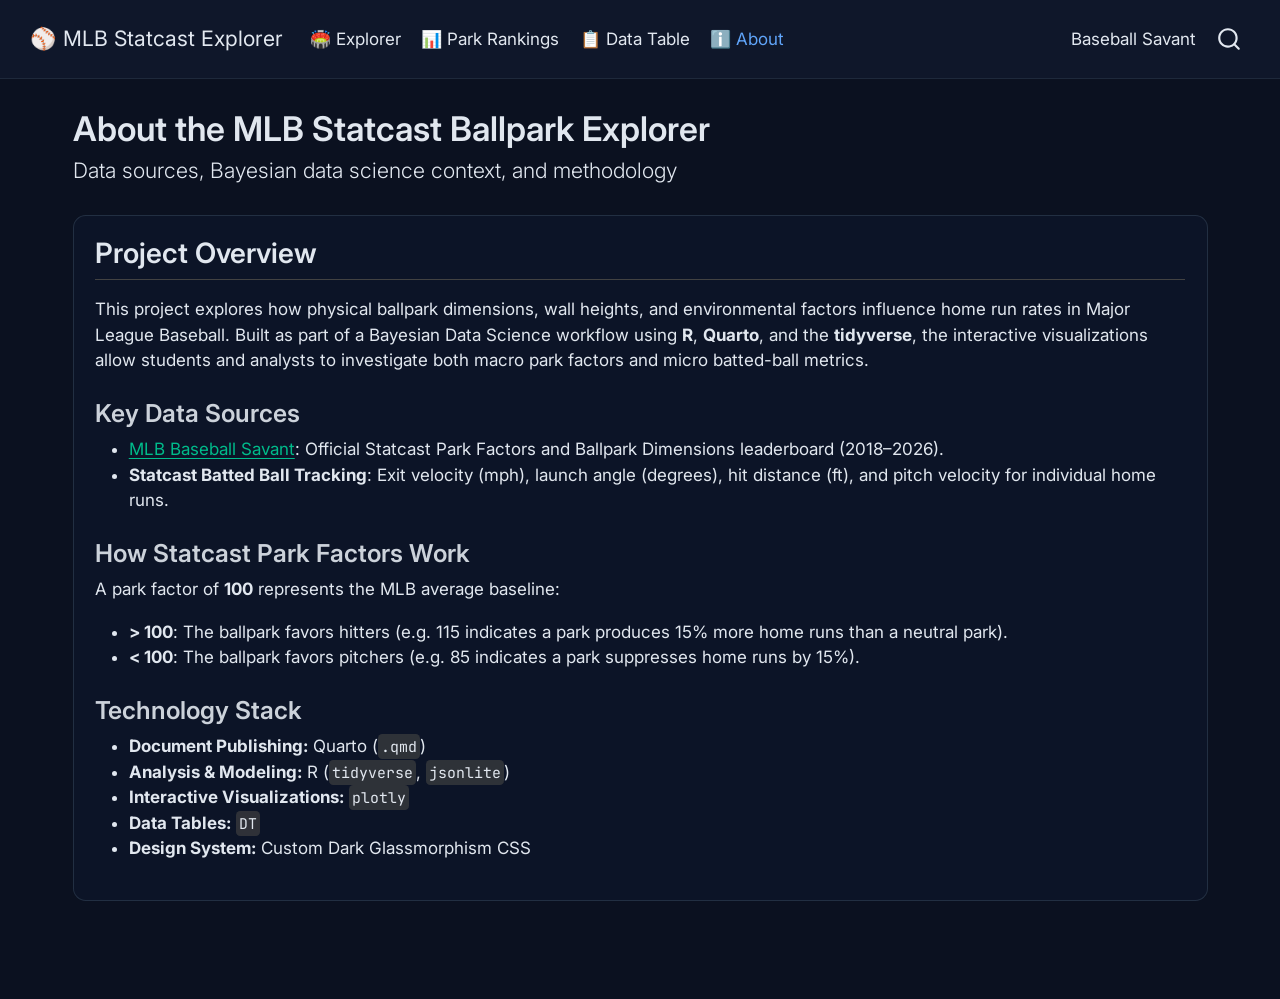
<file: about.html>
<!DOCTYPE html>
<html xmlns="http://www.w3.org/1999/xhtml" lang="en" xml:lang="en"><head>

<meta charset="utf-8">
<meta name="generator" content="quarto-1.10.19">

<meta name="viewport" content="width=device-width, initial-scale=1.0, user-scalable=yes">


<title>About the MLB Statcast Ballpark Explorer – ⚾ MLB Statcast Explorer</title>
<style>
/* Default styles provided by pandoc.
** See https://pandoc.org/MANUAL.html#variables-for-html for config info.
*/
span.smallcaps{font-variant: small-caps;}
div.columns{display: flex; gap: 1.5em;}
div.column{flex: auto;}
@media screen {
div.columns{gap: min(4vw, 1.5em);}
div.column{overflow-x: auto;}
}
div.hanging-indent{margin-left: 1.5em; text-indent: -1.5em;}
ul.task-list{list-style: none;}
ul.task-list li input[type="checkbox"] {
  width: 0.8em;
  margin: 0 0.8em 0.2em -1em; /* quarto-specific, see https://github.com/quarto-dev/quarto-cli/issues/4556 */ 
  vertical-align: middle;
}
</style>


<script src="site_libs/quarto-nav/quarto-nav.js"></script>
<script src="site_libs/quarto-nav/headroom.min.js"></script>
<script src="site_libs/clipboard/clipboard.min.js"></script>
<script src="site_libs/quarto-search/autocomplete.umd.js"></script>
<script src="site_libs/quarto-search/fuse.min.js"></script>
<script src="site_libs/quarto-search/quarto-search.js"></script>
<meta name="quarto:offset" content="./">
<script src="site_libs/quarto-html/quarto.js" type="module"></script>
<script src="site_libs/quarto-html/tabsets/tabsets.js" type="module"></script>
<script src="site_libs/quarto-html/popper.min.js"></script>
<script src="site_libs/quarto-html/tippy.umd.min.js"></script>
<script src="site_libs/quarto-html/anchor.min.js"></script>
<link href="site_libs/quarto-html/tippy.css" rel="stylesheet">
<link href="site_libs/quarto-html/quarto-syntax-highlighting-dark-b626d73c4c936ccc3cb08be7d45d1df6.css" rel="stylesheet" id="quarto-text-highlighting-styles">
<script src="site_libs/bootstrap/bootstrap.min.js"></script>
<link href="site_libs/bootstrap/bootstrap-icons.css" rel="stylesheet">
<link href="site_libs/bootstrap/bootstrap-eb52cf25de81082ee7edb8e760f3b9c7.min.css" rel="stylesheet" append-hash="true" id="quarto-bootstrap" data-mode="dark">
<script id="quarto-search-options" type="application/json">{
  "location": "navbar",
  "copy-button": false,
  "collapse-after": 3,
  "panel-placement": "end",
  "type": "overlay",
  "limit": 50,
  "keyboard-shortcut": [
    "f",
    "/",
    "s"
  ],
  "show-item-context": false,
  "language": {
    "search-no-results-text": "No results",
    "search-matching-documents-text": "matching documents",
    "search-copy-link-title": "Copy link to search",
    "search-hide-matches-text": "Hide additional matches",
    "search-more-match-text": "more match in this document",
    "search-more-matches-text": "more matches in this document",
    "search-clear-button-title": "Clear",
    "search-text-placeholder": "",
    "search-detached-cancel-button-title": "Cancel",
    "search-submit-button-title": "Submit",
    "search-label": "Search"
  }
}</script>


<link rel="stylesheet" href="styles.css">
</head>

<body class="nav-fixed quarto-light">

<div id="quarto-search-results"></div>
  <header id="quarto-header" class="headroom fixed-top">
    <nav class="navbar navbar-expand-lg " data-bs-theme="dark">
      <div class="navbar-container container-fluid">
      <div class="navbar-brand-container mx-auto">
    <a class="navbar-brand" href="./index.html">
    <span class="navbar-title">⚾ MLB Statcast Explorer</span>
    </a>
  </div>
            <div id="quarto-search" class="" title="Search"></div>
          <button class="navbar-toggler" type="button" data-bs-toggle="collapse" data-bs-target="#navbarCollapse" aria-controls="navbarCollapse" role="menu" aria-expanded="false" aria-label="Toggle navigation" onclick="if (window.quartoToggleHeadroom) { window.quartoToggleHeadroom(); }">
  <span class="navbar-toggler-icon"></span>
</button>
          <div class="collapse navbar-collapse" id="navbarCollapse">
            <ul class="navbar-nav navbar-nav-scroll me-auto">
  <li class="nav-item">
    <a class="nav-link" href="./index.html"> 
<span class="menu-text">🏟️ Explorer</span></a>
  </li>  
  <li class="nav-item">
    <a class="nav-link" href="./rankings.html"> 
<span class="menu-text">📊 Park Rankings</span></a>
  </li>  
  <li class="nav-item">
    <a class="nav-link" href="./data.html"> 
<span class="menu-text">📋 Data Table</span></a>
  </li>  
  <li class="nav-item">
    <a class="nav-link active" href="./about.html" aria-current="page"> 
<span class="menu-text">ℹ️ About</span></a>
  </li>  
</ul>
            <ul class="navbar-nav navbar-nav-scroll ms-auto">
  <li class="nav-item">
    <a class="nav-link" href="https://baseballsavant.mlb.com/leaderboard/statcast-park-factors"> 
<span class="menu-text">Baseball Savant</span></a>
  </li>  
</ul>
          </div> <!-- /navcollapse -->
            <div class="quarto-navbar-tools">
</div>
      </div> <!-- /container-fluid -->
    </nav>
</header>
<!-- content -->
<div id="quarto-content" class="quarto-container page-columns page-rows-contents page-layout-full page-navbar">
<!-- sidebar -->
<!-- margin-sidebar -->
    
<!-- main -->
<main class="content column-page" id="quarto-document-content">

<header id="title-block-header" class="quarto-title-block default">
<div class="quarto-title">
<h1 class="title">About the MLB Statcast Ballpark Explorer</h1>
<p class="subtitle lead">Data sources, Bayesian data science context, and methodology</p>
</div>



<div class="quarto-title-meta column-page">

    
  
    
  </div>
  


</header>


<section id="project-overview" class="level2 glass-card">
<h2 class="anchored" data-anchor-id="project-overview">Project Overview</h2>
<p>This project explores how physical ballpark dimensions, wall heights, and environmental factors influence home run rates in Major League Baseball. Built as part of a Bayesian Data Science workflow using <strong>R</strong>, <strong>Quarto</strong>, and the <strong>tidyverse</strong>, the interactive visualizations allow students and analysts to investigate both macro park factors and micro batted-ball metrics.</p>
<section id="key-data-sources" class="level3">
<h3 class="anchored" data-anchor-id="key-data-sources">Key Data Sources</h3>
<ul>
<li><strong><a href="https://baseballsavant.mlb.com/leaderboard/statcast-park-factors">MLB Baseball Savant</a></strong>: Official Statcast Park Factors and Ballpark Dimensions leaderboard (2018–2026).</li>
<li><strong>Statcast Batted Ball Tracking</strong>: Exit velocity (mph), launch angle (degrees), hit distance (ft), and pitch velocity for individual home runs.</li>
</ul>
</section>
<section id="how-statcast-park-factors-work" class="level3">
<h3 class="anchored" data-anchor-id="how-statcast-park-factors-work">How Statcast Park Factors Work</h3>
<p>A park factor of <strong>100</strong> represents the MLB average baseline:</p>
<ul>
<li><strong>&gt; 100</strong>: The ballpark favors hitters (e.g.&nbsp;115 indicates a park produces 15% more home runs than a neutral park).</li>
<li><strong>&lt; 100</strong>: The ballpark favors pitchers (e.g.&nbsp;85 indicates a park suppresses home runs by 15%).</li>
</ul>
</section>
<section id="technology-stack" class="level3">
<h3 class="anchored" data-anchor-id="technology-stack">Technology Stack</h3>
<ul>
<li><strong>Document Publishing:</strong> Quarto (<code>.qmd</code>)</li>
<li><strong>Analysis &amp; Modeling:</strong> R (<code>tidyverse</code>, <code>jsonlite</code>)</li>
<li><strong>Interactive Visualizations:</strong> <code>plotly</code></li>
<li><strong>Data Tables:</strong> <code>DT</code></li>
<li><strong>Design System:</strong> Custom Dark Glassmorphism CSS</li>
</ul>
</section>
</section>



</main> <!-- /main -->
<script id="quarto-html-after-body" type="application/javascript">
  window.document.addEventListener("DOMContentLoaded", function (event) {
    const icon = "";
    const anchorJS = new window.AnchorJS();
    anchorJS.options = {
      placement: 'right',
      icon: icon
    };
    anchorJS.add('.anchored');
    const isCodeAnnotation = (el) => {
      for (const clz of el.classList) {
        if (clz.startsWith('code-annotation-')) {                     
          return true;
        }
      }
      return false;
    }
    const onCopySuccess = function(e) {
      // button target
      const button = e.trigger;
      // don't keep focus
      button.blur();
      // flash "checked"
      button.classList.add('code-copy-button-checked');
      var currentTitle = button.getAttribute("title");
      button.setAttribute("title", "Copied!");
      let tooltip;
      if (window.bootstrap) {
        button.setAttribute("data-bs-toggle", "tooltip");
        button.setAttribute("data-bs-placement", "left");
        button.setAttribute("data-bs-title", "Copied!");
        tooltip = new bootstrap.Tooltip(button, 
          { trigger: "manual", 
            customClass: "code-copy-button-tooltip",
            offset: [0, -8]});
        tooltip.show();    
      }
      setTimeout(function() {
        if (tooltip) {
          tooltip.hide();
          button.removeAttribute("data-bs-title");
          button.removeAttribute("data-bs-toggle");
          button.removeAttribute("data-bs-placement");
        }
        button.setAttribute("title", currentTitle);
        button.classList.remove('code-copy-button-checked');
      }, 1000);
      // clear code selection
      e.clearSelection();
    }
    const getTextToCopy = function(trigger) {
      const outerScaffold = trigger.parentElement.cloneNode(true);
      const codeEl = outerScaffold.querySelector('code');
      for (const childEl of codeEl.children) {
        if (isCodeAnnotation(childEl)) {
          childEl.remove();
        }
      }
      return codeEl.innerText;
    }
    const clipboard = new window.ClipboardJS('.code-copy-button:not([data-in-quarto-modal])', {
      text: getTextToCopy
    });
    clipboard.on('success', onCopySuccess);
    if (window.document.getElementById('quarto-embedded-source-code-modal')) {
      const clipboardModal = new window.ClipboardJS('.code-copy-button[data-in-quarto-modal]', {
        text: getTextToCopy,
        container: window.document.getElementById('quarto-embedded-source-code-modal')
      });
      clipboardModal.on('success', onCopySuccess);
    }
      var localhostRegex = new RegExp(/^(?:http|https):\/\/localhost\:?[0-9]*\//);
      var mailtoRegex = new RegExp(/^mailto:/);
        var filterRegex = new RegExp("https:\/\/JamesAllen554\.github\.io\/milestone-5\/");
      var isInternal = (href) => {
          return filterRegex.test(href) || localhostRegex.test(href) || mailtoRegex.test(href);
      }
      // Inspect non-navigation links and adorn them if external
     var links = window.document.querySelectorAll('a[href]:not(.nav-link):not(.navbar-brand):not(.toc-action):not(.sidebar-link):not(.sidebar-item-toggle):not(.pagination-link):not(.no-external):not([aria-hidden]):not(.dropdown-item):not(.quarto-navigation-tool):not(.about-link)');
      for (var i=0; i<links.length; i++) {
        const link = links[i];
        if (!isInternal(link.href)) {
          // undo the damage that might have been done by quarto-nav.js in the case of
          // links that we want to consider external
          if (link.dataset.originalHref !== undefined) {
            link.href = link.dataset.originalHref;
          }
        }
      }
    function tippyHover(el, contentFn, onTriggerFn, onUntriggerFn) {
      const config = {
        allowHTML: true,
        maxWidth: 500,
        delay: 100,
        arrow: false,
        appendTo: function(el) {
            return el.parentElement;
        },
        interactive: true,
        interactiveBorder: 10,
        theme: 'quarto',
        placement: 'bottom-start',
      };
      if (contentFn) {
        config.content = contentFn;
      }
      if (onTriggerFn) {
        config.onTrigger = onTriggerFn;
      }
      if (onUntriggerFn) {
        config.onUntrigger = onUntriggerFn;
      }
      window.tippy(el, config); 
    }
    const noterefs = window.document.querySelectorAll('a[role="doc-noteref"]');
    for (var i=0; i<noterefs.length; i++) {
      const ref = noterefs[i];
      tippyHover(ref, function() {
        // use id or data attribute instead here
        let href = ref.getAttribute('data-footnote-href') || ref.getAttribute('href');
        try { href = new URL(href).hash; } catch {}
        const id = href.replace(/^#\/?/, "");
        const note = window.document.getElementById(id);
        if (note) {
          return note.innerHTML;
        } else {
          return "";
        }
      });
    }
    const xrefs = window.document.querySelectorAll('a.quarto-xref');
    const processXRef = (id, note) => {
      // Strip column container classes
      const stripColumnClz = (el) => {
        el.classList.remove("page-full", "page-columns");
        if (el.children) {
          for (const child of el.children) {
            stripColumnClz(child);
          }
        }
      }
      stripColumnClz(note)
      if (id === null || id.startsWith('sec-')) {
        // Special case sections, only their first couple elements
        const container = document.createElement("div");
        if (note.children && note.children.length > 2) {
          container.appendChild(note.children[0].cloneNode(true));
          for (let i = 1; i < note.children.length; i++) {
            const child = note.children[i];
            if (child.tagName === "P" && child.innerText === "") {
              continue;
            } else {
              container.appendChild(child.cloneNode(true));
              break;
            }
          }
          if (window.Quarto?.typesetMath) {
            window.Quarto.typesetMath(container);
          }
          return container.innerHTML
        } else {
          if (window.Quarto?.typesetMath) {
            window.Quarto.typesetMath(note);
          }
          return note.innerHTML;
        }
      } else {
        // Remove any anchor links if they are present
        const anchorLink = note.querySelector('a.anchorjs-link');
        if (anchorLink) {
          anchorLink.remove();
        }
        if (window.Quarto?.typesetMath) {
          window.Quarto.typesetMath(note);
        }
        if (note.classList.contains("callout")) {
          return note.outerHTML;
        } else {
          return note.innerHTML;
        }
      }
    }
    for (var i=0; i<xrefs.length; i++) {
      const xref = xrefs[i];
      tippyHover(xref, undefined, function(instance) {
        instance.disable();
        let url = xref.getAttribute('href');
        let hash = undefined; 
        if (url.startsWith('#')) {
          hash = url;
        } else {
          try { hash = new URL(url).hash; } catch {}
        }
        if (hash) {
          const id = hash.replace(/^#\/?/, "");
          const note = window.document.getElementById(id);
          if (note !== null) {
            try {
              const html = processXRef(id, note.cloneNode(true));
              instance.setContent(html);
            } finally {
              instance.enable();
              instance.show();
            }
          } else {
            // See if we can fetch this
            fetch(url.split('#')[0])
            .then(res => res.text())
            .then(html => {
              const parser = new DOMParser();
              const htmlDoc = parser.parseFromString(html, "text/html");
              const note = htmlDoc.getElementById(id);
              if (note !== null) {
                const html = processXRef(id, note);
                instance.setContent(html);
              } 
            }).finally(() => {
              instance.enable();
              instance.show();
            });
          }
        } else {
          // See if we can fetch a full url (with no hash to target)
          // This is a special case and we should probably do some content thinning / targeting
          fetch(url)
          .then(res => res.text())
          .then(html => {
            const parser = new DOMParser();
            const htmlDoc = parser.parseFromString(html, "text/html");
            const note = htmlDoc.querySelector('main.content');
            if (note !== null) {
              // This should only happen for chapter cross references
              // (since there is no id in the URL)
              // remove the first header
              if (note.children.length > 0 && note.children[0].tagName === "HEADER") {
                note.children[0].remove();
              }
              const html = processXRef(null, note);
              instance.setContent(html);
            } 
          }).finally(() => {
            instance.enable();
            instance.show();
          });
        }
      }, function(instance) {
      });
    }
        let selectedAnnoteEl;
        const selectorForAnnotation = ( cell, annotation) => {
          let cellAttr = 'data-code-cell="' + cell + '"';
          let lineAttr = 'data-code-annotation="' +  annotation + '"';
          const selector = 'span[' + cellAttr + '][' + lineAttr + ']';
          return selector;
        }
        const selectCodeLines = (annoteEl) => {
          const doc = window.document;
          const targetCell = annoteEl.getAttribute("data-target-cell");
          const targetAnnotation = annoteEl.getAttribute("data-target-annotation");
          const annoteSpan = window.document.querySelector(selectorForAnnotation(targetCell, targetAnnotation));
          const lines = annoteSpan.getAttribute("data-code-lines").split(",");
          const lineIds = lines.map((line) => {
            return targetCell + "-" + line;
          })
          let top = null;
          let height = null;
          let parent = null;
          if (lineIds.length > 0) {
              //compute the position of the single el (top and bottom and make a div)
              const el = window.document.getElementById(lineIds[0]);
              top = el.offsetTop;
              height = el.offsetHeight;
              parent = el.parentElement.parentElement;
            if (lineIds.length > 1) {
              const lastEl = window.document.getElementById(lineIds[lineIds.length - 1]);
              const bottom = lastEl.offsetTop + lastEl.offsetHeight;
              height = bottom - top;
            }
            if (top !== null && height !== null && parent !== null) {
              // cook up a div (if necessary) and position it 
              let div = window.document.getElementById("code-annotation-line-highlight");
              if (div === null) {
                div = window.document.createElement("div");
                div.setAttribute("id", "code-annotation-line-highlight");
                div.style.position = 'absolute';
                parent.appendChild(div);
              }
              div.style.top = top - 2 + "px";
              div.style.height = height + 4 + "px";
              div.style.left = 0;
              let gutterDiv = window.document.getElementById("code-annotation-line-highlight-gutter");
              if (gutterDiv === null) {
                gutterDiv = window.document.createElement("div");
                gutterDiv.setAttribute("id", "code-annotation-line-highlight-gutter");
                gutterDiv.style.position = 'absolute';
                const codeCell = window.document.getElementById(targetCell);
                const gutter = codeCell.querySelector('.code-annotation-gutter');
                gutter.appendChild(gutterDiv);
              }
              gutterDiv.style.top = top - 2 + "px";
              gutterDiv.style.height = height + 4 + "px";
            }
            selectedAnnoteEl = annoteEl;
          }
        };
        const unselectCodeLines = () => {
          const elementsIds = ["code-annotation-line-highlight", "code-annotation-line-highlight-gutter"];
          elementsIds.forEach((elId) => {
            const div = window.document.getElementById(elId);
            if (div) {
              div.remove();
            }
          });
          selectedAnnoteEl = undefined;
        };
          // Handle positioning of the toggle
      window.addEventListener(
        "resize",
        throttle(() => {
          elRect = undefined;
          if (selectedAnnoteEl) {
            selectCodeLines(selectedAnnoteEl);
          }
        }, 10)
      );
      function throttle(fn, ms) {
      let throttle = false;
      let timer;
        return (...args) => {
          if(!throttle) { // first call gets through
              fn.apply(this, args);
              throttle = true;
          } else { // all the others get throttled
              if(timer) clearTimeout(timer); // cancel #2
              timer = setTimeout(() => {
                fn.apply(this, args);
                timer = throttle = false;
              }, ms);
          }
        };
      }
        // Attach click handler to the DT
        const annoteDls = window.document.querySelectorAll('dt[data-target-cell]');
        for (const annoteDlNode of annoteDls) {
          annoteDlNode.addEventListener('click', (event) => {
            const clickedEl = event.target;
            if (clickedEl !== selectedAnnoteEl) {
              unselectCodeLines();
              const activeEl = window.document.querySelector('dt[data-target-cell].code-annotation-active');
              if (activeEl) {
                activeEl.classList.remove('code-annotation-active');
              }
              selectCodeLines(clickedEl);
              clickedEl.classList.add('code-annotation-active');
            } else {
              // Unselect the line
              unselectCodeLines();
              clickedEl.classList.remove('code-annotation-active');
            }
          });
        }
    const findCites = (el) => {
      const parentEl = el.parentElement;
      if (parentEl) {
        const cites = parentEl.dataset.cites;
        if (cites) {
          return {
            el,
            cites: cites.split(' ')
          };
        } else {
          return findCites(el.parentElement)
        }
      } else {
        return undefined;
      }
    };
    var bibliorefs = window.document.querySelectorAll('a[role="doc-biblioref"]');
    for (var i=0; i<bibliorefs.length; i++) {
      const ref = bibliorefs[i];
      const citeInfo = findCites(ref);
      if (citeInfo) {
        tippyHover(citeInfo.el, function() {
          var popup = window.document.createElement('div');
          citeInfo.cites.forEach(function(cite) {
            var citeDiv = window.document.createElement('div');
            citeDiv.classList.add('hanging-indent');
            citeDiv.classList.add('csl-entry');
            var biblioDiv = window.document.getElementById('ref-' + cite);
            if (biblioDiv) {
              citeDiv.innerHTML = biblioDiv.innerHTML;
            }
            popup.appendChild(citeDiv);
          });
          return popup.innerHTML;
        });
      }
    }
  });
  </script>
</div> <!-- /content -->




</body></html>
</file>
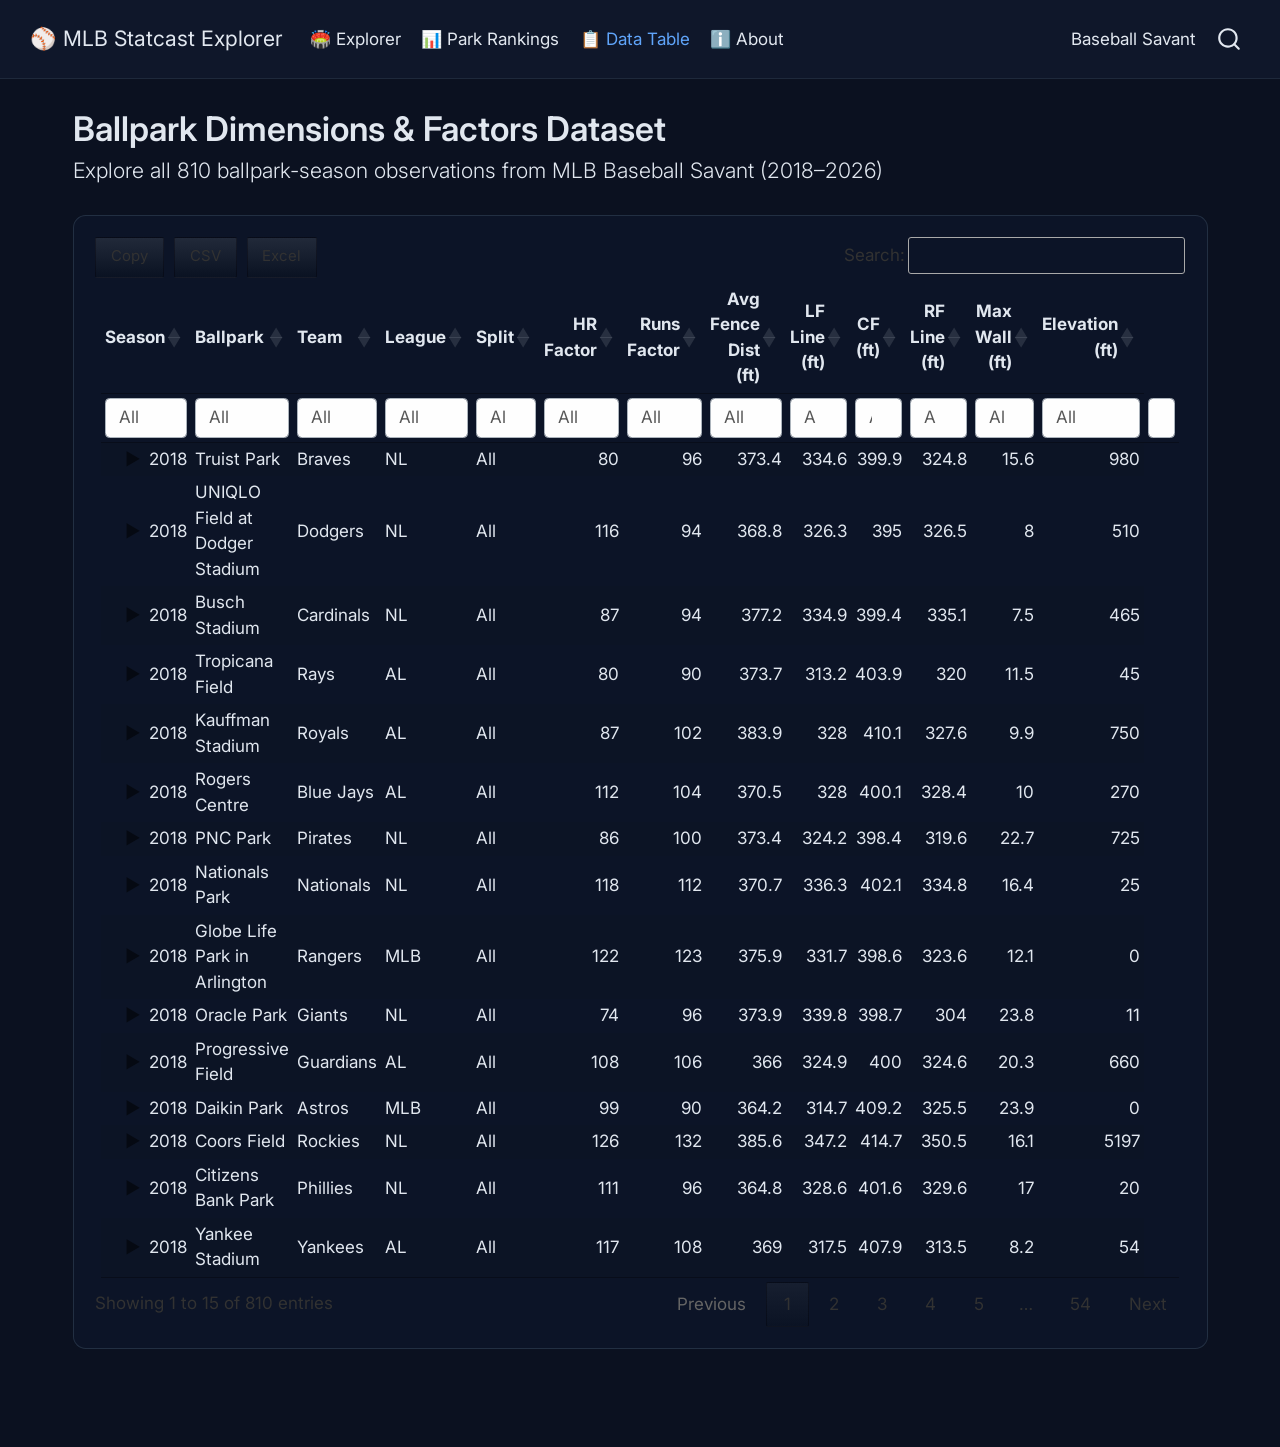
<file: data.html>
<!DOCTYPE html>
<html xmlns="http://www.w3.org/1999/xhtml" lang="en" xml:lang="en"><head>

<meta charset="utf-8">
<meta name="generator" content="quarto-1.10.19">

<meta name="viewport" content="width=device-width, initial-scale=1.0, user-scalable=yes">


<title>Ballpark Dimensions &amp; Factors Dataset – ⚾ MLB Statcast Explorer</title>
<style>
/* Default styles provided by pandoc.
** See https://pandoc.org/MANUAL.html#variables-for-html for config info.
*/
span.smallcaps{font-variant: small-caps;}
div.columns{display: flex; gap: 1.5em;}
div.column{flex: auto;}
@media screen {
div.columns{gap: min(4vw, 1.5em);}
div.column{overflow-x: auto;}
}
div.hanging-indent{margin-left: 1.5em; text-indent: -1.5em;}
ul.task-list{list-style: none;}
ul.task-list li input[type="checkbox"] {
  width: 0.8em;
  margin: 0 0.8em 0.2em -1em; /* quarto-specific, see https://github.com/quarto-dev/quarto-cli/issues/4556 */ 
  vertical-align: middle;
}
</style>


<script src="site_libs/quarto-nav/quarto-nav.js"></script>
<script src="site_libs/quarto-nav/headroom.min.js"></script>
<script src="site_libs/clipboard/clipboard.min.js"></script>
<script src="site_libs/quarto-search/autocomplete.umd.js"></script>
<script src="site_libs/quarto-search/fuse.min.js"></script>
<script src="site_libs/quarto-search/quarto-search.js"></script>
<meta name="quarto:offset" content="./">
<script src="site_libs/quarto-html/quarto.js" type="module"></script>
<script src="site_libs/quarto-html/tabsets/tabsets.js" type="module"></script>
<script src="site_libs/quarto-html/popper.min.js"></script>
<script src="site_libs/quarto-html/tippy.umd.min.js"></script>
<script src="site_libs/quarto-html/anchor.min.js"></script>
<link href="site_libs/quarto-html/tippy.css" rel="stylesheet">
<link href="site_libs/quarto-html/quarto-syntax-highlighting-dark-b626d73c4c936ccc3cb08be7d45d1df6.css" rel="stylesheet" id="quarto-text-highlighting-styles">
<script src="site_libs/bootstrap/bootstrap.min.js"></script>
<link href="site_libs/bootstrap/bootstrap-icons.css" rel="stylesheet">
<link href="site_libs/bootstrap/bootstrap-eb52cf25de81082ee7edb8e760f3b9c7.min.css" rel="stylesheet" append-hash="true" id="quarto-bootstrap" data-mode="dark">
<script id="quarto-search-options" type="application/json">{
  "location": "navbar",
  "copy-button": false,
  "collapse-after": 3,
  "panel-placement": "end",
  "type": "overlay",
  "limit": 50,
  "keyboard-shortcut": [
    "f",
    "/",
    "s"
  ],
  "show-item-context": false,
  "language": {
    "search-no-results-text": "No results",
    "search-matching-documents-text": "matching documents",
    "search-copy-link-title": "Copy link to search",
    "search-hide-matches-text": "Hide additional matches",
    "search-more-match-text": "more match in this document",
    "search-more-matches-text": "more matches in this document",
    "search-clear-button-title": "Clear",
    "search-text-placeholder": "",
    "search-detached-cancel-button-title": "Cancel",
    "search-submit-button-title": "Submit",
    "search-label": "Search"
  }
}</script>
<link href="site_libs/htmltools-fill-0.5.9/fill.css" rel="stylesheet">
<script src="site_libs/htmlwidgets-1.6.4/htmlwidgets.js"></script>
<link href="site_libs/datatables-css-0.0.0/datatables-crosstalk.css" rel="stylesheet">
<script src="site_libs/datatables-binding-0.34.0/datatables.js"></script>
<script src="site_libs/jquery-3.6.0/jquery-3.6.0.min.js"></script>
<link href="site_libs/dt-core-1.13.6/css/jquery.dataTables.min.css" rel="stylesheet">
<link href="site_libs/dt-core-1.13.6/css/jquery.dataTables.extra.css" rel="stylesheet">
<script src="site_libs/dt-core-1.13.6/js/jquery.dataTables.min.js"></script>
<script src="site_libs/jszip-1.13.6/jszip.min.js"></script>
<link href="site_libs/dt-ext-buttons-1.13.6/css/buttons.dataTables.min.css" rel="stylesheet">
<script src="site_libs/dt-ext-buttons-1.13.6/js/dataTables.buttons.min.js"></script>
<script src="site_libs/dt-ext-buttons-1.13.6/js/buttons.html5.min.js"></script>
<script src="site_libs/dt-ext-buttons-1.13.6/js/buttons.colVis.min.js"></script>
<script src="site_libs/dt-ext-buttons-1.13.6/js/buttons.print.min.js"></script>
<link href="site_libs/dt-ext-responsive-1.13.6/css/responsive.dataTables.min.css" rel="stylesheet">
<script src="site_libs/dt-ext-responsive-1.13.6/js/dataTables.responsive.min.js"></script>
<link href="site_libs/nouislider-7.0.10/jquery.nouislider.min.css" rel="stylesheet">
<script src="site_libs/nouislider-7.0.10/jquery.nouislider.min.js"></script>
<link href="site_libs/selectize-0.12.0/selectize.bootstrap3.css" rel="stylesheet">
<script src="site_libs/selectize-0.12.0/selectize.min.js"></script>
<link href="site_libs/dt-plugin-searchhighlight-1.13.6/source.css" rel="stylesheet">
<script src="site_libs/dt-plugin-searchhighlight-1.13.6/jquery.highlight.js"></script>
<script src="site_libs/dt-plugin-searchhighlight-1.13.6/source.min.js"></script>
<link href="site_libs/crosstalk-1.2.2/css/crosstalk.min.css" rel="stylesheet">
<script src="site_libs/crosstalk-1.2.2/js/crosstalk.min.js"></script>


<link rel="stylesheet" href="styles.css">
</head>

<body class="nav-fixed quarto-light">

<div id="quarto-search-results"></div>
  <header id="quarto-header" class="headroom fixed-top">
    <nav class="navbar navbar-expand-lg " data-bs-theme="dark">
      <div class="navbar-container container-fluid">
      <div class="navbar-brand-container mx-auto">
    <a class="navbar-brand" href="./index.html">
    <span class="navbar-title">⚾ MLB Statcast Explorer</span>
    </a>
  </div>
            <div id="quarto-search" class="" title="Search"></div>
          <button class="navbar-toggler" type="button" data-bs-toggle="collapse" data-bs-target="#navbarCollapse" aria-controls="navbarCollapse" role="menu" aria-expanded="false" aria-label="Toggle navigation" onclick="if (window.quartoToggleHeadroom) { window.quartoToggleHeadroom(); }">
  <span class="navbar-toggler-icon"></span>
</button>
          <div class="collapse navbar-collapse" id="navbarCollapse">
            <ul class="navbar-nav navbar-nav-scroll me-auto">
  <li class="nav-item">
    <a class="nav-link" href="./index.html"> 
<span class="menu-text">🏟️ Explorer</span></a>
  </li>  
  <li class="nav-item">
    <a class="nav-link" href="./rankings.html"> 
<span class="menu-text">📊 Park Rankings</span></a>
  </li>  
  <li class="nav-item">
    <a class="nav-link active" href="./data.html" aria-current="page"> 
<span class="menu-text">📋 Data Table</span></a>
  </li>  
  <li class="nav-item">
    <a class="nav-link" href="./about.html"> 
<span class="menu-text">ℹ️ About</span></a>
  </li>  
</ul>
            <ul class="navbar-nav navbar-nav-scroll ms-auto">
  <li class="nav-item">
    <a class="nav-link" href="https://baseballsavant.mlb.com/leaderboard/statcast-park-factors"> 
<span class="menu-text">Baseball Savant</span></a>
  </li>  
</ul>
          </div> <!-- /navcollapse -->
            <div class="quarto-navbar-tools">
</div>
      </div> <!-- /container-fluid -->
    </nav>
</header>
<!-- content -->
<div id="quarto-content" class="quarto-container page-columns page-rows-contents page-layout-full page-navbar">
<!-- sidebar -->
<!-- margin-sidebar -->
    
<!-- main -->
<main class="content column-page" id="quarto-document-content">

<header id="title-block-header" class="quarto-title-block default">
<div class="quarto-title">
<h1 class="title">Ballpark Dimensions &amp; Factors Dataset</h1>
<p class="subtitle lead">Explore all 810 ballpark-season observations from MLB Baseball Savant (2018–2026)</p>
</div>



<div class="quarto-title-meta column-page">

    
  
    
  </div>
  


</header>


<div class="glass-card">
<div class="cell">
<div class="cell-output-display">
<div class="datatables html-widget html-fill-item" id="htmlwidget-10535b63c8ef14a724f6" style="width:100%;height:auto;"></div>
<script type="application/json" data-for="htmlwidget-10535b63c8ef14a724f6">{"x":{"filter":"top","vertical":false,"filterHTML":"<tr>\n  <td data-type=\"integer\" style=\"vertical-align: top;\">\n    <div class=\"form-group has-feedback\" style=\"margin-bottom: auto;\">\n      <input type=\"search\" placeholder=\"All\" class=\"form-control\" style=\"width: 100%;\"/>\n      <span class=\"glyphicon glyphicon-remove-circle form-control-feedback\"><\/span>\n    <\/div>\n    <div style=\"display: none;position: absolute;width: 200px;opacity: 1\">\n      <div data-min=\"2018\" data-max=\"2026\"><\/div>\n      <span style=\"float: left;\"><\/span>\n      <span style=\"float: right;\"><\/span>\n    <\/div>\n  <\/td>\n  <td data-type=\"character\" style=\"vertical-align: top;\">\n    <div class=\"form-group has-feedback\" style=\"margin-bottom: auto;\">\n      <input type=\"search\" placeholder=\"All\" class=\"form-control\" style=\"width: 100%;\"/>\n      <span class=\"glyphicon glyphicon-remove-circle form-control-feedback\"><\/span>\n    <\/div>\n  <\/td>\n  <td data-type=\"character\" style=\"vertical-align: top;\">\n    <div class=\"form-group has-feedback\" style=\"margin-bottom: auto;\">\n      <input type=\"search\" placeholder=\"All\" class=\"form-control\" style=\"width: 100%;\"/>\n      <span class=\"glyphicon glyphicon-remove-circle form-control-feedback\"><\/span>\n    <\/div>\n  <\/td>\n  <td data-type=\"character\" style=\"vertical-align: top;\">\n    <div class=\"form-group has-feedback\" style=\"margin-bottom: auto;\">\n      <input type=\"search\" placeholder=\"All\" class=\"form-control\" style=\"width: 100%;\"/>\n      <span class=\"glyphicon glyphicon-remove-circle form-control-feedback\"><\/span>\n    <\/div>\n  <\/td>\n  <td data-type=\"character\" style=\"vertical-align: top;\">\n    <div class=\"form-group has-feedback\" style=\"margin-bottom: auto;\">\n      <input type=\"search\" placeholder=\"All\" class=\"form-control\" style=\"width: 100%;\"/>\n      <span class=\"glyphicon glyphicon-remove-circle form-control-feedback\"><\/span>\n    <\/div>\n  <\/td>\n  <td data-type=\"integer\" style=\"vertical-align: top;\">\n    <div class=\"form-group has-feedback\" style=\"margin-bottom: auto;\">\n      <input type=\"search\" placeholder=\"All\" class=\"form-control\" style=\"width: 100%;\"/>\n      <span class=\"glyphicon glyphicon-remove-circle form-control-feedback\"><\/span>\n    <\/div>\n    <div style=\"display: none;position: absolute;width: 200px;opacity: 1\">\n      <div data-min=\"56\" data-max=\"180\"><\/div>\n      <span style=\"float: left;\"><\/span>\n      <span style=\"float: right;\"><\/span>\n    <\/div>\n  <\/td>\n  <td data-type=\"integer\" style=\"vertical-align: top;\">\n    <div class=\"form-group has-feedback\" style=\"margin-bottom: auto;\">\n      <input type=\"search\" placeholder=\"All\" class=\"form-control\" style=\"width: 100%;\"/>\n      <span class=\"glyphicon glyphicon-remove-circle form-control-feedback\"><\/span>\n    <\/div>\n    <div style=\"display: none;position: absolute;width: 200px;opacity: 1\">\n      <div data-min=\"74\" data-max=\"146\"><\/div>\n      <span style=\"float: left;\"><\/span>\n      <span style=\"float: right;\"><\/span>\n    <\/div>\n  <\/td>\n  <td data-type=\"number\" style=\"vertical-align: top;\">\n    <div class=\"form-group has-feedback\" style=\"margin-bottom: auto;\">\n      <input type=\"search\" placeholder=\"All\" class=\"form-control\" style=\"width: 100%;\"/>\n      <span class=\"glyphicon glyphicon-remove-circle form-control-feedback\"><\/span>\n    <\/div>\n    <div style=\"display: none;position: absolute;width: 200px;opacity: 1\">\n      <div data-min=\"362\" data-max=\"385.6\" data-scale=\"1\"><\/div>\n      <span style=\"float: left;\"><\/span>\n      <span style=\"float: right;\"><\/span>\n    <\/div>\n  <\/td>\n  <td data-type=\"number\" style=\"vertical-align: top;\">\n    <div class=\"form-group has-feedback\" style=\"margin-bottom: auto;\">\n      <input type=\"search\" placeholder=\"All\" class=\"form-control\" style=\"width: 100%;\"/>\n      <span class=\"glyphicon glyphicon-remove-circle form-control-feedback\"><\/span>\n    <\/div>\n    <div style=\"display: none;position: absolute;width: 200px;opacity: 1\">\n      <div data-min=\"307.9\" data-max=\"354.2\" data-scale=\"1\"><\/div>\n      <span style=\"float: left;\"><\/span>\n      <span style=\"float: right;\"><\/span>\n    <\/div>\n  <\/td>\n  <td data-type=\"number\" style=\"vertical-align: top;\">\n    <div class=\"form-group has-feedback\" style=\"margin-bottom: auto;\">\n      <input type=\"search\" placeholder=\"All\" class=\"form-control\" style=\"width: 100%;\"/>\n      <span class=\"glyphicon glyphicon-remove-circle form-control-feedback\"><\/span>\n    <\/div>\n    <div style=\"display: none;position: absolute;width: 200px;opacity: 1\">\n      <div data-min=\"388.5\" data-max=\"421.8\" data-scale=\"1\"><\/div>\n      <span style=\"float: left;\"><\/span>\n      <span style=\"float: right;\"><\/span>\n    <\/div>\n  <\/td>\n  <td data-type=\"number\" style=\"vertical-align: top;\">\n    <div class=\"form-group has-feedback\" style=\"margin-bottom: auto;\">\n      <input type=\"search\" placeholder=\"All\" class=\"form-control\" style=\"width: 100%;\"/>\n      <span class=\"glyphicon glyphicon-remove-circle form-control-feedback\"><\/span>\n    <\/div>\n    <div style=\"display: none;position: absolute;width: 200px;opacity: 1\">\n      <div data-min=\"297.2\" data-max=\"350.9\" data-scale=\"1\"><\/div>\n      <span style=\"float: left;\"><\/span>\n      <span style=\"float: right;\"><\/span>\n    <\/div>\n  <\/td>\n  <td data-type=\"number\" style=\"vertical-align: top;\">\n    <div class=\"form-group has-feedback\" style=\"margin-bottom: auto;\">\n      <input type=\"search\" placeholder=\"All\" class=\"form-control\" style=\"width: 100%;\"/>\n      <span class=\"glyphicon glyphicon-remove-circle form-control-feedback\"><\/span>\n    <\/div>\n    <div style=\"display: none;position: absolute;width: 200px;opacity: 1\">\n      <div data-min=\"6.6\" data-max=\"37.4\" data-scale=\"1\"><\/div>\n      <span style=\"float: left;\"><\/span>\n      <span style=\"float: right;\"><\/span>\n    <\/div>\n  <\/td>\n  <td data-type=\"integer\" style=\"vertical-align: top;\">\n    <div class=\"form-group has-feedback\" style=\"margin-bottom: auto;\">\n      <input type=\"search\" placeholder=\"All\" class=\"form-control\" style=\"width: 100%;\"/>\n      <span class=\"glyphicon glyphicon-remove-circle form-control-feedback\"><\/span>\n    <\/div>\n    <div style=\"display: none;position: absolute;width: 200px;opacity: 1\">\n      <div data-min=\"0\" data-max=\"5197\"><\/div>\n      <span style=\"float: left;\"><\/span>\n      <span style=\"float: right;\"><\/span>\n    <\/div>\n  <\/td>\n  <td data-type=\"character\" style=\"vertical-align: top;\">\n    <div class=\"form-group has-feedback\" style=\"margin-bottom: auto;\">\n      <input type=\"search\" placeholder=\"All\" class=\"form-control\" style=\"width: 100%;\"/>\n      <span class=\"glyphicon glyphicon-remove-circle form-control-feedback\"><\/span>\n    <\/div>\n  <\/td>\n<\/tr>","extensions":["Buttons","Responsive"],"data":[[2018,2018,2018,2018,2018,2018,2018,2018,2018,2018,2018,2018,2018,2018,2018,2018,2018,2018,2018,2018,2018,2018,2018,2018,2018,2018,2018,2018,2018,2018,2018,2018,2018,2018,2018,2018,2018,2018,2018,2018,2018,2018,2018,2018,2018,2018,2018,2018,2018,2018,2018,2018,2018,2018,2018,2018,2018,2018,2018,2018,2018,2018,2018,2018,2018,2018,2018,2018,2018,2018,2018,2018,2018,2018,2018,2018,2018,2018,2018,2018,2018,2018,2018,2018,2018,2018,2018,2018,2018,2018,2019,2019,2019,2019,2019,2019,2019,2019,2019,2019,2019,2019,2019,2019,2019,2019,2019,2019,2019,2019,2019,2019,2019,2019,2019,2019,2019,2019,2019,2019,2019,2019,2019,2019,2019,2019,2019,2019,2019,2019,2019,2019,2019,2019,2019,2019,2019,2019,2019,2019,2019,2019,2019,2019,2019,2019,2019,2019,2019,2019,2019,2019,2019,2019,2019,2019,2019,2019,2019,2019,2019,2019,2019,2019,2019,2019,2019,2019,2019,2019,2019,2019,2019,2019,2019,2019,2019,2019,2019,2019,2020,2020,2020,2020,2020,2020,2020,2020,2020,2020,2020,2020,2020,2020,2020,2020,2020,2020,2020,2020,2020,2020,2020,2020,2020,2020,2020,2020,2020,2020,2020,2020,2020,2020,2020,2020,2020,2020,2020,2020,2020,2020,2020,2020,2020,2020,2020,2020,2020,2020,2020,2020,2020,2020,2020,2020,2020,2020,2020,2020,2020,2020,2020,2020,2020,2020,2020,2020,2020,2020,2020,2020,2020,2020,2020,2020,2020,2020,2020,2020,2020,2020,2020,2020,2020,2020,2020,2020,2020,2020,2021,2021,2021,2021,2021,2021,2021,2021,2021,2021,2021,2021,2021,2021,2021,2021,2021,2021,2021,2021,2021,2021,2021,2021,2021,2021,2021,2021,2021,2021,2021,2021,2021,2021,2021,2021,2021,2021,2021,2021,2021,2021,2021,2021,2021,2021,2021,2021,2021,2021,2021,2021,2021,2021,2021,2021,2021,2021,2021,2021,2021,2021,2021,2021,2021,2021,2021,2021,2021,2021,2021,2021,2021,2021,2021,2021,2021,2021,2021,2021,2021,2021,2021,2021,2021,2021,2021,2021,2021,2021,2022,2022,2022,2022,2022,2022,2022,2022,2022,2022,2022,2022,2022,2022,2022,2022,2022,2022,2022,2022,2022,2022,2022,2022,2022,2022,2022,2022,2022,2022,2022,2022,2022,2022,2022,2022,2022,2022,2022,2022,2022,2022,2022,2022,2022,2022,2022,2022,2022,2022,2022,2022,2022,2022,2022,2022,2022,2022,2022,2022,2022,2022,2022,2022,2022,2022,2022,2022,2022,2022,2022,2022,2022,2022,2022,2022,2022,2022,2022,2022,2022,2022,2022,2022,2022,2022,2022,2022,2022,2022,2023,2023,2023,2023,2023,2023,2023,2023,2023,2023,2023,2023,2023,2023,2023,2023,2023,2023,2023,2023,2023,2023,2023,2023,2023,2023,2023,2023,2023,2023,2023,2023,2023,2023,2023,2023,2023,2023,2023,2023,2023,2023,2023,2023,2023,2023,2023,2023,2023,2023,2023,2023,2023,2023,2023,2023,2023,2023,2023,2023,2023,2023,2023,2023,2023,2023,2023,2023,2023,2023,2023,2023,2023,2023,2023,2023,2023,2023,2023,2023,2023,2023,2023,2023,2023,2023,2023,2023,2023,2023,2024,2024,2024,2024,2024,2024,2024,2024,2024,2024,2024,2024,2024,2024,2024,2024,2024,2024,2024,2024,2024,2024,2024,2024,2024,2024,2024,2024,2024,2024,2024,2024,2024,2024,2024,2024,2024,2024,2024,2024,2024,2024,2024,2024,2024,2024,2024,2024,2024,2024,2024,2024,2024,2024,2024,2024,2024,2024,2024,2024,2024,2024,2024,2024,2024,2024,2024,2024,2024,2024,2024,2024,2024,2024,2024,2024,2024,2024,2024,2024,2024,2024,2024,2024,2024,2024,2024,2024,2024,2024,2025,2025,2025,2025,2025,2025,2025,2025,2025,2025,2025,2025,2025,2025,2025,2025,2025,2025,2025,2025,2025,2025,2025,2025,2025,2025,2025,2025,2025,2025,2025,2025,2025,2025,2025,2025,2025,2025,2025,2025,2025,2025,2025,2025,2025,2025,2025,2025,2025,2025,2025,2025,2025,2025,2025,2025,2025,2025,2025,2025,2025,2025,2025,2025,2025,2025,2025,2025,2025,2025,2025,2025,2025,2025,2025,2025,2025,2025,2025,2025,2025,2025,2025,2025,2025,2025,2025,2025,2025,2025,2026,2026,2026,2026,2026,2026,2026,2026,2026,2026,2026,2026,2026,2026,2026,2026,2026,2026,2026,2026,2026,2026,2026,2026,2026,2026,2026,2026,2026,2026,2026,2026,2026,2026,2026,2026,2026,2026,2026,2026,2026,2026,2026,2026,2026,2026,2026,2026,2026,2026,2026,2026,2026,2026,2026,2026,2026,2026,2026,2026,2026,2026,2026,2026,2026,2026,2026,2026,2026,2026,2026,2026,2026,2026,2026,2026,2026,2026,2026,2026,2026,2026,2026,2026,2026,2026,2026,2026,2026,2026],["Truist Park","UNIQLO Field at Dodger Stadium","Busch Stadium","Tropicana Field","Kauffman Stadium","Rogers Centre","PNC Park","Nationals Park","Globe Life Park in Arlington","Oracle Park","Progressive Field","Daikin Park","Coors Field","Citizens Bank Park","Yankee Stadium","Angel Stadium","loanDepot park","Oriole Park at Camden Yards","Comerica Park","American Family Field","Petco Park","Rate Field","Fenway Park","T-Mobile Park","Oakland Coliseum","Great American Ball Park","Citi Field","Target Field","Chase Field","Wrigley Field","Angel Stadium","Petco Park","Progressive Field","Tropicana Field","Chase Field","Oriole Park at Camden Yards","Great American Ball Park","Citizens Bank Park","Busch Stadium","Citi Field","Daikin Park","Kauffman Stadium","Globe Life Park in Arlington","PNC Park","Coors Field","American Family Field","Rogers Centre","Yankee Stadium","Oakland Coliseum","Nationals Park","T-Mobile Park","Comerica Park","Fenway Park","Truist Park","Wrigley Field","UNIQLO Field at Dodger Stadium","Oracle Park","Rate Field","Target Field","loanDepot park","Rogers Centre","Great American Ball Park","Oracle Park","Citi Field","Petco Park","Yankee Stadium","Citizens Bank Park","Comerica Park","Target Field","Oriole Park at Camden Yards","Progressive Field","Wrigley Field","Busch Stadium","Fenway Park","loanDepot park","Daikin Park","Kauffman Stadium","PNC Park","T-Mobile Park","Coors Field","Angel Stadium","Globe Life Park in Arlington","American Family Field","Oakland Coliseum","Tropicana Field","Chase Field","UNIQLO Field at Dodger Stadium","Truist Park","Rate Field","Nationals Park","Busch Stadium","Oracle Park","Citizens Bank Park","Oriole Park at Camden Yards","Fenway Park","Tropicana Field","Yankee Stadium","loanDepot park","Oakland Coliseum","Great American Ball Park","Citi Field","T-Mobile Park","PNC Park","Comerica Park","Globe Life Park in Arlington","Chase Field","Coors Field","Target Field","Kauffman Stadium","Truist Park","UNIQLO Field at Dodger Stadium","American Family Field","Rogers Centre","Rate Field","Progressive Field","Nationals Park","Petco Park","Wrigley Field","Daikin Park","Angel Stadium","Wrigley Field","Busch Stadium","Progressive Field","Angel Stadium","Oakland Coliseum","Coors Field","Petco Park","Chase Field","Oriole Park at Camden Yards","Rate Field","Kauffman Stadium","Target Field","UNIQLO Field at Dodger Stadium","T-Mobile Park","Comerica Park","Citizens Bank Park","Oracle Park","Great American Ball Park","loanDepot park","Tropicana Field","American Family Field","Yankee Stadium","Citi Field","Fenway Park","Daikin Park","Globe Life Park in Arlington","PNC Park","Rogers Centre","Nationals Park","Truist Park","Daikin Park","Busch Stadium","Coors Field","Citizens Bank Park","Rogers Centre","Nationals Park","Oracle Park","Target Field","American Family Field","Oriole Park at Camden Yards","UNIQLO Field at Dodger Stadium","Globe Life Park in Arlington","Yankee Stadium","Rate Field","T-Mobile Park","Citi Field","Angel Stadium","Great American Ball Park","Oakland Coliseum","loanDepot park","PNC Park","Kauffman Stadium","Fenway Park","Progressive Field","Chase Field","Tropicana Field","Wrigley Field","Comerica Park","Petco Park","Truist Park","Progressive Field","Petco Park","Busch Stadium","Truist Park","Rate Field","Chase Field","Wrigley Field","Sahlen Field","Yankee Stadium","Coors Field","Target Field","T-Mobile Park","Angel Stadium","Comerica Park","Oakland Coliseum","UNIQLO Field at Dodger Stadium","Daikin Park","Oracle Park","Kauffman Stadium","loanDepot park","Great American Ball Park","PNC Park","Globe Life Field","Citi Field","Tropicana Field","American Family Field","Citizens Bank Park","Fenway Park","Nationals Park","Oriole Park at Camden Yards","Oriole Park at Camden Yards","Kauffman Stadium","Comerica Park","Target Field","Fenway Park","American Family Field","Chase Field","Coors Field","Great American Ball Park","Daikin Park","Sahlen Field","Nationals Park","PNC Park","Globe Life Field","Progressive Field","Angel Stadium","Wrigley Field","Tropicana Field","UNIQLO Field at Dodger Stadium","Rate Field","loanDepot park","Truist Park","Yankee Stadium","Petco Park","Oracle Park","Oakland Coliseum","Busch Stadium","T-Mobile Park","Citizens Bank Park","Citi Field","loanDepot park","Oakland Coliseum","Nationals Park","Citi Field","Progressive Field","Sahlen Field","Tropicana Field","Comerica Park","T-Mobile Park","Angel Stadium","Globe Life Field","Rate Field","Yankee Stadium","Wrigley Field","Truist Park","Great American Ball Park","Busch Stadium","PNC Park","American Family Field","Oriole Park at Camden Yards","Daikin Park","Coors Field","Fenway Park","Petco Park","Citizens Bank Park","Target Field","Chase Field","Kauffman Stadium","Oracle Park","UNIQLO Field at Dodger Stadium","Wrigley Field","Oriole Park at Camden Yards","Daikin Park","Nationals Park","Coors Field","Angel Stadium","Fenway Park","American Family Field","Progressive Field","Oracle Park","Citi Field","Citizens Bank Park","T-Mobile Park","Yankee Stadium","UNIQLO Field at Dodger Stadium","Oakland Coliseum","Comerica Park","Chase Field","Great American Ball Park","Rate Field","Globe Life Field","PNC Park","Truist Park","Tropicana Field","Rogers Centre","Target Field","loanDepot park","Petco Park","Busch Stadium","Kauffman Stadium","Oakland Coliseum","Wrigley Field","Daikin Park","Chase Field","Globe Life Field","T-Mobile Park","Oracle Park","Truist Park","Target Field","Tropicana Field","Oriole Park at Camden Yards","Coors Field","Progressive Field","Kauffman Stadium","Petco Park","Citi Field","Great American Ball Park","Yankee Stadium","Rate Field","American Family Field","PNC Park","Fenway Park","Angel Stadium","Rogers Centre","Comerica Park","Busch Stadium","Citizens Bank Park","UNIQLO Field at Dodger Stadium","Nationals Park","loanDepot park","American Family Field","Great American Ball Park","Comerica Park","Oriole Park at Camden Yards","Rogers Centre","UNIQLO Field at Dodger Stadium","Progressive Field","Daikin Park","Truist Park","Yankee Stadium","T-Mobile Park","Target Field","Rate Field","Angel Stadium","loanDepot park","Coors Field","Citi Field","Oakland Coliseum","Globe Life Field","Citizens Bank Park","Fenway Park","Tropicana Field","Nationals Park","Petco Park","Chase Field","Oracle Park","Busch Stadium","Wrigley Field","Kauffman Stadium","PNC Park","Oriole Park at Camden Yards","Oakland Coliseum","Rogers Centre","PNC Park","Daikin Park","Oracle Park","Fenway Park","American Family Field","Tropicana Field","Truist Park","Busch Stadium","Progressive Field","Angel Stadium","Citizens Bank Park","Target Field","Citi Field","T-Mobile Park","Petco Park","Coors Field","Yankee Stadium","loanDepot park","Great American Ball Park","Nationals Park","Rate Field","Kauffman Stadium","Chase Field","Wrigley Field","UNIQLO Field at Dodger Stadium","Comerica Park","Globe Life Field","Kauffman Stadium","Nationals Park","Yankee Stadium","Progressive Field","Truist Park","Daikin Park","Oakland Coliseum","Comerica Park","Target Field","Coors Field","loanDepot park","American Family Field","T-Mobile Park","UNIQLO Field at Dodger Stadium","Citi Field","Great American Ball Park","Citizens Bank Park","Oracle Park","Fenway Park","Tropicana Field","Busch Stadium","Petco Park","PNC Park","Wrigley Field","Globe Life Field","Oriole Park at Camden Yards","Chase Field","Rate Field","Rogers Centre","Angel Stadium","Citi Field","Fenway Park","Coors Field","Wrigley Field","Angel Stadium","Truist Park","Daikin Park","Great American Ball Park","Yankee Stadium","loanDepot park","Nationals Park","Kauffman Stadium","Rate Field","Progressive Field","PNC Park","Comerica Park","Citizens Bank Park","Globe Life Field","American Family Field","Chase Field","T-Mobile Park","Target Field","Oakland Coliseum","Busch Stadium","Rogers Centre","Oriole Park at Camden Yards","Tropicana Field","Petco Park","Oracle Park","UNIQLO Field at Dodger Stadium","UNIQLO Field at Dodger Stadium","American Family Field","Wrigley Field","Rate Field","Globe Life Field","Oriole Park at Camden Yards","Great American Ball Park","T-Mobile Park","Progressive Field","Daikin Park","Oracle Park","Oakland Coliseum","Tropicana Field","Chase Field","Busch Stadium","Target Field","Truist Park","Petco Park","Citizens Bank Park","Angel Stadium","Coors Field","loanDepot park","Citi Field","PNC Park","Yankee Stadium","Kauffman Stadium","Comerica Park","Fenway Park","Rogers Centre","Nationals Park","loanDepot park","Daikin Park","Rate Field","Citizens Bank Park","Fenway Park","Oracle Park","Chase Field","Rogers Centre","Target Field","Citi Field","Oakland Coliseum","PNC Park","Globe Life Field","Angel Stadium","Progressive Field","UNIQLO Field at Dodger Stadium","Great American Ball Park","Kauffman Stadium","Busch Stadium","American Family Field","Comerica Park","Yankee Stadium","Truist Park","Oriole Park at Camden Yards","Wrigley Field","T-Mobile Park","Petco Park","Nationals Park","Tropicana Field","Coors Field","Oakland Coliseum","Truist Park","Rate Field","Yankee Stadium","Fenway Park","Petco Park","Nationals Park","T-Mobile Park","Angel Stadium","Oriole Park at Camden Yards","Kauffman Stadium","Wrigley Field","Citizens Bank Park","Coors Field","Comerica Park","PNC Park","Oracle Park","Busch Stadium","Citi Field","Target Field","Tropicana Field","American Family Field","Great American Ball Park","loanDepot park","UNIQLO Field at Dodger Stadium","Chase Field","Globe Life Field","Rogers Centre","Progressive Field","Daikin Park","PNC Park","Citizens Bank Park","Progressive Field","Truist Park","Kauffman Stadium","Daikin Park","Busch Stadium","loanDepot park","Wrigley Field","Yankee Stadium","Coors Field","UNIQLO Field at Dodger Stadium","Great American Ball Park","Nationals Park","Petco Park","Chase Field","Oakland Coliseum","Citi Field","Angel Stadium","Fenway Park","Oracle Park","Rogers Centre","American Family Field","Tropicana Field","Oriole Park at Camden Yards","Comerica Park","Rate Field","Globe Life Field","T-Mobile Park","Target Field","Fenway Park","Nationals Park","UNIQLO Field at Dodger Stadium","Citizens Bank Park","Target Field","Truist Park","Comerica Park","Citi Field","Oracle Park","Progressive Field","Rogers Centre","Rate Field","Kauffman Stadium","PNC Park","American Family Field","Wrigley Field","loanDepot park","Chase Field","Coors Field","Tropicana Field","Busch Stadium","Yankee Stadium","Angel Stadium","Oakland Coliseum","Petco Park","Globe Life Field","Daikin Park","T-Mobile Park","Great American Ball Park","Oriole Park at Camden Yards","Rate Field","Oakland Coliseum","Nationals Park","Coors Field","Busch Stadium","T-Mobile Park","Petco Park","Target Field","Chase Field","Citizens Bank Park","Comerica Park","Oriole Park at Camden Yards","Progressive Field","Citi Field","Tropicana Field","PNC Park","UNIQLO Field at Dodger Stadium","Globe Life Field","Angel Stadium","Daikin Park","Wrigley Field","Great American Ball Park","American Family Field","Oracle Park","Kauffman Stadium","Rogers Centre","Fenway Park","loanDepot park","Truist Park","Yankee Stadium","PNC Park","Yankee Stadium","Sutter Health Park","Coors Field","Oracle Park","Oriole Park at Camden Yards","Great American Ball Park","Chase Field","Busch Stadium","Angel Stadium","Kauffman Stadium","Citi Field","Progressive Field","Wrigley Field","George M. Steinbrenner Field","Rogers Centre","Nationals Park","Target Field","Citizens Bank Park","Comerica Park","Petco Park","American Family Field","UNIQLO Field at Dodger Stadium","Daikin Park","Globe Life Field","Fenway Park","loanDepot park","Truist Park","T-Mobile Park","Rate Field","Busch Stadium","Nationals Park","Fenway Park","Great American Ball Park","Truist Park","Citizens Bank Park","T-Mobile Park","George M. Steinbrenner Field","Petco Park","Comerica Park","UNIQLO Field at Dodger Stadium","Globe Life Field","Progressive Field","Daikin Park","Rogers Centre","Oriole Park at Camden Yards","PNC Park","American Family Field","loanDepot park","Angel Stadium","Oracle Park","Citi Field","Wrigley Field","Rate Field","Coors Field","Kauffman Stadium","Chase Field","Yankee Stadium","Sutter Health Park","Target Field","Petco Park","Angel Stadium","Wrigley Field","Yankee Stadium","Truist Park","Comerica Park","loanDepot park","Chase Field","UNIQLO Field at Dodger Stadium","Great American Ball Park","Rogers Centre","Progressive Field","Kauffman Stadium","Coors Field","PNC Park","Nationals Park","Fenway Park","Sutter Health Park","Target Field","Daikin Park","Oracle Park","Oriole Park at Camden Yards","Globe Life Field","Rate Field","Citi Field","George M. Steinbrenner Field","T-Mobile Park","Citizens Bank Park","American Family Field","Busch Stadium","Coors Field","American Family Field","Rogers Centre","Citi Field","UNIQLO Field at Dodger Stadium","Great American Ball Park","Angel Stadium","Progressive Field","Oracle Park","Target Field","Busch Stadium","Daikin Park","Yankee Stadium","Rate Field","loanDepot park","Globe Life Field","Oriole Park at Camden Yards","Citizens Bank Park","Fenway Park","Kauffman Stadium","Wrigley Field","Comerica Park","Petco Park","Nationals Park","Chase Field","Sutter Health Park","Tropicana Field","T-Mobile Park","PNC Park","Truist Park","Progressive Field","Chase Field","Truist Park","T-Mobile Park","Wrigley Field","Daikin Park","PNC Park","Rate Field","Globe Life Field","loanDepot park","Fenway Park","Busch Stadium","Oracle Park","Comerica Park","Sutter Health Park","Yankee Stadium","American Family Field","Great American Ball Park","UNIQLO Field at Dodger Stadium","Nationals Park","Citizens Bank Park","Citi Field","Coors Field","Tropicana Field","Target Field","Angel Stadium","Rogers Centre","Oriole Park at Camden Yards","Petco Park","Kauffman Stadium","Kauffman Stadium","Fenway Park","Oracle Park","PNC Park","Citi Field","Wrigley Field","UNIQLO Field at Dodger Stadium","Yankee Stadium","loanDepot park","Nationals Park","Target Field","Globe Life Field","Coors Field","Oriole Park at Camden Yards","Rate Field","American Family Field","Angel Stadium","Sutter Health Park","Progressive Field","Tropicana Field","Citizens Bank Park","Great American Ball Park","Daikin Park","Rogers Centre","Petco Park","Truist Park","Chase Field","T-Mobile Park","Busch Stadium","Comerica Park"],["Braves","Dodgers","Cardinals","Rays","Royals","Blue Jays","Pirates","Nationals","Rangers","Giants","Guardians","Astros","Rockies","Phillies","Yankees","Angels","Marlins","Orioles","Tigers","Brewers","Padres","White Sox","Red Sox","Mariners","Athletics","Reds","Mets","Twins","D-backs","Cubs","Angels","Padres","Guardians","Rays","D-backs","Orioles","Reds","Phillies","Cardinals","Mets","Astros","Royals","Rangers","Pirates","Rockies","Brewers","Blue Jays","Yankees","Athletics","Nationals","Mariners","Tigers","Red Sox","Braves","Cubs","Dodgers","Giants","White Sox","Twins","Marlins","Blue Jays","Reds","Giants","Mets","Padres","Yankees","Phillies","Tigers","Twins","Orioles","Guardians","Cubs","Cardinals","Red Sox","Marlins","Astros","Royals","Pirates","Mariners","Rockies","Angels","Rangers","Brewers","Athletics","Rays","D-backs","Dodgers","Braves","White Sox","Nationals","Cardinals","Giants","Phillies","Orioles","Red Sox","Rays","Yankees","Marlins","Athletics","Reds","Mets","Mariners","Pirates","Tigers","Rangers","D-backs","Rockies","Twins","Royals","Braves","Dodgers","Brewers","Blue Jays","White Sox","Guardians","Nationals","Padres","Cubs","Astros","Angels","Cubs","Cardinals","Guardians","Angels","Athletics","Rockies","Padres","D-backs","Orioles","White Sox","Royals","Twins","Dodgers","Mariners","Tigers","Phillies","Giants","Reds","Marlins","Rays","Brewers","Yankees","Mets","Red Sox","Astros","Rangers","Pirates","Blue Jays","Nationals","Braves","Astros","Cardinals","Rockies","Phillies","Blue Jays","Nationals","Giants","Twins","Brewers","Orioles","Dodgers","Rangers","Yankees","White Sox","Mariners","Mets","Angels","Reds","Athletics","Marlins","Pirates","Royals","Red Sox","Guardians","D-backs","Rays","Cubs","Tigers","Padres","Braves","Guardians","Padres","Cardinals","Braves","White Sox","D-backs","Cubs","Blue Jays","Yankees","Rockies","Twins","Mariners","Angels","Tigers","Athletics","Dodgers","Astros","Giants","Royals","Marlins","Reds","Pirates","Rangers","Mets","Rays","Brewers","Phillies","Red Sox","Nationals","Orioles","Orioles","Royals","Tigers","Twins","Red Sox","Brewers","D-backs","Rockies","Reds","Astros","Blue Jays","Nationals","Pirates","Rangers","Guardians","Angels","Cubs","Rays","Dodgers","White Sox","Marlins","Braves","Yankees","Padres","Giants","Athletics","Cardinals","Mariners","Phillies","Mets","Marlins","Athletics","Nationals","Mets","Guardians","Blue Jays","Rays","Tigers","Mariners","Angels","Rangers","White Sox","Yankees","Cubs","Braves","Reds","Cardinals","Pirates","Brewers","Orioles","Astros","Rockies","Red Sox","Padres","Phillies","Twins","D-backs","Royals","Giants","Dodgers","Cubs","Orioles","Astros","Nationals","Rockies","Angels","Red Sox","Brewers","Guardians","Giants","Mets","Phillies","Mariners","Yankees","Dodgers","Athletics","Tigers","D-backs","Reds","White Sox","Rangers","Pirates","Braves","Rays","Blue Jays","Twins","Marlins","Padres","Cardinals","Royals","Athletics","Cubs","Astros","D-backs","Rangers","Mariners","Giants","Braves","Twins","Rays","Orioles","Rockies","Guardians","Royals","Padres","Mets","Reds","Yankees","White Sox","Brewers","Pirates","Red Sox","Angels","Blue Jays","Tigers","Cardinals","Phillies","Dodgers","Nationals","Marlins","Brewers","Reds","Tigers","Orioles","Blue Jays","Dodgers","Guardians","Astros","Braves","Yankees","Mariners","Twins","White Sox","Angels","Marlins","Rockies","Mets","Athletics","Rangers","Phillies","Red Sox","Rays","Nationals","Padres","D-backs","Giants","Cardinals","Cubs","Royals","Pirates","Orioles","Athletics","Blue Jays","Pirates","Astros","Giants","Red Sox","Brewers","Rays","Braves","Cardinals","Guardians","Angels","Phillies","Twins","Mets","Mariners","Padres","Rockies","Yankees","Marlins","Reds","Nationals","White Sox","Royals","D-backs","Cubs","Dodgers","Tigers","Rangers","Royals","Nationals","Yankees","Guardians","Braves","Astros","Athletics","Tigers","Twins","Rockies","Marlins","Brewers","Mariners","Dodgers","Mets","Reds","Phillies","Giants","Red Sox","Rays","Cardinals","Padres","Pirates","Cubs","Rangers","Orioles","D-backs","White Sox","Blue Jays","Angels","Mets","Red Sox","Rockies","Cubs","Angels","Braves","Astros","Reds","Yankees","Marlins","Nationals","Royals","White Sox","Guardians","Pirates","Tigers","Phillies","Rangers","Brewers","D-backs","Mariners","Twins","Athletics","Cardinals","Blue Jays","Orioles","Rays","Padres","Giants","Dodgers","Dodgers","Brewers","Cubs","White Sox","Rangers","Orioles","Reds","Mariners","Guardians","Astros","Giants","Athletics","Rays","D-backs","Cardinals","Twins","Braves","Padres","Phillies","Angels","Rockies","Marlins","Mets","Pirates","Yankees","Royals","Tigers","Red Sox","Blue Jays","Nationals","Marlins","Astros","White Sox","Phillies","Red Sox","Giants","D-backs","Blue Jays","Twins","Mets","Athletics","Pirates","Rangers","Angels","Guardians","Dodgers","Reds","Royals","Cardinals","Brewers","Tigers","Yankees","Braves","Orioles","Cubs","Mariners","Padres","Nationals","Rays","Rockies","Athletics","Braves","White Sox","Yankees","Red Sox","Padres","Nationals","Mariners","Angels","Orioles","Royals","Cubs","Phillies","Rockies","Tigers","Pirates","Giants","Cardinals","Mets","Twins","Rays","Brewers","Reds","Marlins","Dodgers","D-backs","Rangers","Blue Jays","Guardians","Astros","Pirates","Phillies","Guardians","Braves","Royals","Astros","Cardinals","Marlins","Cubs","Yankees","Rockies","Dodgers","Reds","Nationals","Padres","D-backs","Athletics","Mets","Angels","Red Sox","Giants","Blue Jays","Brewers","Rays","Orioles","Tigers","White Sox","Rangers","Mariners","Twins","Red Sox","Nationals","Dodgers","Phillies","Twins","Braves","Tigers","Mets","Giants","Guardians","Blue Jays","White Sox","Royals","Pirates","Brewers","Cubs","Marlins","D-backs","Rockies","Rays","Cardinals","Yankees","Angels","Athletics","Padres","Rangers","Astros","Mariners","Reds","Orioles","White Sox","Athletics","Nationals","Rockies","Cardinals","Mariners","Padres","Twins","D-backs","Phillies","Tigers","Orioles","Guardians","Mets","Rays","Pirates","Dodgers","Rangers","Angels","Astros","Cubs","Reds","Brewers","Giants","Royals","Blue Jays","Red Sox","Marlins","Braves","Yankees","Pirates","Yankees","Athletics","Rockies","Giants","Orioles","Reds","D-backs","Cardinals","Angels","Royals","Mets","Guardians","Cubs","Rays","Blue Jays","Nationals","Twins","Phillies","Tigers","Padres","Brewers","Dodgers","Astros","Rangers","Red Sox","Marlins","Braves","Mariners","White Sox","Cardinals","Nationals","Red Sox","Reds","Braves","Phillies","Mariners","Rays","Padres","Tigers","Dodgers","Rangers","Guardians","Astros","Blue Jays","Orioles","Pirates","Brewers","Marlins","Angels","Giants","Mets","Cubs","White Sox","Rockies","Royals","D-backs","Yankees","Athletics","Twins","Padres","Angels","Cubs","Yankees","Braves","Tigers","Marlins","D-backs","Dodgers","Reds","Blue Jays","Guardians","Royals","Rockies","Pirates","Nationals","Red Sox","Athletics","Twins","Astros","Giants","Orioles","Rangers","White Sox","Mets","Rays","Mariners","Phillies","Brewers","Cardinals","Rockies","Brewers","Blue Jays","Mets","Dodgers","Reds","Angels","Guardians","Giants","Twins","Cardinals","Astros","Yankees","White Sox","Marlins","Rangers","Orioles","Phillies","Red Sox","Royals","Cubs","Tigers","Padres","Nationals","D-backs","Athletics","Rays","Mariners","Pirates","Braves","Guardians","D-backs","Braves","Mariners","Cubs","Astros","Pirates","White Sox","Rangers","Marlins","Red Sox","Cardinals","Giants","Tigers","Athletics","Yankees","Brewers","Reds","Dodgers","Nationals","Phillies","Mets","Rockies","Rays","Twins","Angels","Blue Jays","Orioles","Padres","Royals","Royals","Red Sox","Giants","Pirates","Mets","Cubs","Dodgers","Yankees","Marlins","Nationals","Twins","Rangers","Rockies","Orioles","White Sox","Brewers","Angels","Athletics","Guardians","Rays","Phillies","Reds","Astros","Blue Jays","Padres","Braves","D-backs","Mariners","Cardinals","Tigers"],["NL","NL","NL","AL","AL","AL","NL","NL","MLB","NL","AL","MLB","NL","NL","AL","AL","NL","AL","AL","NL","NL","MLB","AL","AL","AL","NL","NL","AL","NL","NL","AL","NL","AL","AL","NL","AL","NL","NL","NL","NL","MLB","AL","MLB","NL","NL","NL","AL","AL","AL","NL","AL","AL","AL","NL","NL","NL","NL","MLB","AL","NL","AL","NL","NL","NL","NL","AL","NL","AL","AL","AL","AL","NL","NL","AL","NL","MLB","AL","NL","AL","NL","AL","MLB","NL","AL","AL","NL","NL","NL","MLB","NL","NL","NL","NL","AL","AL","AL","AL","NL","AL","NL","NL","AL","NL","AL","MLB","NL","NL","AL","AL","NL","NL","NL","AL","MLB","AL","NL","NL","NL","MLB","AL","NL","NL","AL","AL","AL","NL","NL","NL","AL","MLB","AL","AL","NL","AL","AL","NL","NL","NL","NL","AL","NL","AL","NL","AL","MLB","MLB","NL","AL","NL","NL","MLB","NL","NL","NL","AL","NL","NL","AL","NL","AL","NL","MLB","AL","MLB","AL","NL","AL","NL","AL","NL","NL","AL","AL","AL","NL","AL","NL","AL","NL","NL","AL","NL","NL","NL","MLB","NL","NL","MLB","AL","NL","AL","AL","AL","AL","AL","NL","MLB","NL","AL","NL","NL","NL","AL","NL","AL","NL","NL","AL","NL","AL","AL","AL","AL","AL","AL","NL","NL","NL","NL","MLB","MLB","NL","NL","AL","AL","AL","NL","AL","NL","MLB","NL","NL","AL","NL","NL","AL","NL","AL","NL","NL","NL","AL","NL","NL","AL","MLB","AL","AL","AL","AL","AL","MLB","AL","NL","NL","NL","NL","NL","NL","AL","MLB","NL","AL","NL","NL","AL","NL","AL","NL","NL","NL","AL","MLB","NL","NL","AL","AL","NL","AL","NL","NL","NL","AL","AL","NL","AL","AL","NL","NL","MLB","AL","NL","NL","AL","AL","AL","NL","NL","NL","AL","AL","NL","MLB","NL","AL","AL","NL","NL","AL","AL","AL","NL","AL","AL","NL","NL","NL","AL","MLB","NL","NL","AL","AL","AL","AL","NL","NL","NL","NL","NL","NL","NL","AL","AL","AL","NL","AL","MLB","NL","AL","AL","AL","MLB","AL","NL","NL","NL","AL","AL","NL","AL","AL","NL","NL","NL","NL","NL","NL","AL","NL","AL","AL","AL","NL","MLB","NL","AL","NL","AL","NL","NL","AL","AL","NL","AL","NL","AL","NL","NL","AL","NL","NL","NL","MLB","AL","NL","NL","NL","AL","AL","AL","NL","AL","AL","NL","MLB","AL","AL","AL","NL","NL","NL","AL","NL","NL","NL","NL","NL","AL","AL","NL","NL","NL","NL","AL","AL","NL","MLB","AL","AL","NL","AL","NL","NL","AL","NL","MLB","NL","AL","NL","NL","AL","MLB","AL","NL","AL","NL","AL","NL","NL","AL","AL","AL","NL","AL","AL","AL","NL","NL","NL","NL","NL","NL","MLB","AL","AL","NL","AL","AL","MLB","NL","AL","AL","NL","NL","AL","NL","NL","NL","AL","NL","NL","NL","NL","AL","AL","AL","AL","AL","NL","NL","MLB","MLB","NL","AL","NL","NL","AL","AL","NL","AL","NL","AL","AL","AL","NL","NL","AL","NL","NL","AL","AL","NL","AL","NL","AL","NL","NL","AL","NL","AL","NL","MLB","AL","AL","NL","NL","AL","AL","AL","AL","NL","NL","NL","AL","NL","NL","NL","NL","AL","AL","NL","NL","NL","NL","NL","AL","AL","AL","MLB","NL","NL","AL","NL","AL","MLB","NL","NL","NL","AL","NL","NL","NL","NL","NL","NL","AL","NL","AL","AL","NL","AL","NL","AL","AL","AL","MLB","AL","AL","AL","AL","NL","NL","NL","AL","NL","AL","NL","NL","AL","AL","MLB","AL","NL","NL","NL","NL","NL","NL","AL","NL","AL","AL","AL","NL","AL","MLB","AL","NL","AL","MLB","AL","NL","NL","NL","AL","NL","AL","NL","NL","AL","AL","AL","NL","AL","NL","NL","AL","AL","MLB","NL","NL","NL","NL","AL","AL","AL","NL","NL","AL","NL","AL","AL","NL","NL","AL","NL","NL","NL","AL","AL","NL","AL","NL","MLB","AL","NL","AL","NL","AL","NL","NL","NL","MLB","AL","AL","NL","NL","AL","MLB","NL","NL","AL","NL","NL","NL","AL","MLB","NL","AL","NL","AL","AL","MLB","AL","AL","NL","NL","NL","AL","NL","NL","NL","MLB","NL","AL","NL","AL","AL","AL","NL","AL","NL","AL","NL","AL","NL","NL","NL","NL","AL","AL","AL","NL","NL","NL","AL","AL","AL","MLB","NL","AL","AL","MLB","NL","MLB","AL","NL","NL","NL","NL","NL","AL","NL","NL","NL","AL","AL","NL","AL","NL","MLB","AL","MLB","NL","AL","AL","NL","AL","AL","NL","AL","NL","NL","NL","AL","AL","AL","NL","NL","AL","NL","NL","AL","NL","MLB","NL","MLB","AL","NL","AL","NL","NL","AL","AL","AL","NL","NL","NL","NL","NL","NL","NL","AL","AL","AL","AL","AL","NL","AL","AL","AL","NL","NL","NL","NL","NL","AL","NL","NL","AL","AL","NL","AL","MLB","NL","AL","AL","AL","AL","NL","NL","MLB","AL","NL","NL","NL","AL","NL","AL"],["All","All","All","All","All","All","All","All","All","All","All","All","All","All","All","All","All","All","All","All","All","All","All","All","All","All","All","All","All","All","LHB","LHB","LHB","LHB","LHB","LHB","LHB","LHB","LHB","LHB","LHB","LHB","LHB","LHB","LHB","LHB","LHB","LHB","LHB","LHB","LHB","LHB","LHB","LHB","LHB","LHB","LHB","LHB","LHB","LHB","RHB","RHB","RHB","RHB","RHB","RHB","RHB","RHB","RHB","RHB","RHB","RHB","RHB","RHB","RHB","RHB","RHB","RHB","RHB","RHB","RHB","RHB","RHB","RHB","RHB","RHB","RHB","RHB","RHB","RHB","All","All","All","All","All","All","All","All","All","All","All","All","All","All","All","All","All","All","All","All","All","All","All","All","All","All","All","All","All","All","LHB","LHB","LHB","LHB","LHB","LHB","LHB","LHB","LHB","LHB","LHB","LHB","LHB","LHB","LHB","LHB","LHB","LHB","LHB","LHB","LHB","LHB","LHB","LHB","LHB","LHB","LHB","LHB","LHB","LHB","RHB","RHB","RHB","RHB","RHB","RHB","RHB","RHB","RHB","RHB","RHB","RHB","RHB","RHB","RHB","RHB","RHB","RHB","RHB","RHB","RHB","RHB","RHB","RHB","RHB","RHB","RHB","RHB","RHB","RHB","All","All","All","All","All","All","All","All","All","All","All","All","All","All","All","All","All","All","All","All","All","All","All","All","All","All","All","All","All","All","LHB","LHB","LHB","LHB","LHB","LHB","LHB","LHB","LHB","LHB","LHB","LHB","LHB","LHB","LHB","LHB","LHB","LHB","LHB","LHB","LHB","LHB","LHB","LHB","LHB","LHB","LHB","LHB","LHB","LHB","RHB","RHB","RHB","RHB","RHB","RHB","RHB","RHB","RHB","RHB","RHB","RHB","RHB","RHB","RHB","RHB","RHB","RHB","RHB","RHB","RHB","RHB","RHB","RHB","RHB","RHB","RHB","RHB","RHB","RHB","All","All","All","All","All","All","All","All","All","All","All","All","All","All","All","All","All","All","All","All","All","All","All","All","All","All","All","All","All","All","LHB","LHB","LHB","LHB","LHB","LHB","LHB","LHB","LHB","LHB","LHB","LHB","LHB","LHB","LHB","LHB","LHB","LHB","LHB","LHB","LHB","LHB","LHB","LHB","LHB","LHB","LHB","LHB","LHB","LHB","RHB","RHB","RHB","RHB","RHB","RHB","RHB","RHB","RHB","RHB","RHB","RHB","RHB","RHB","RHB","RHB","RHB","RHB","RHB","RHB","RHB","RHB","RHB","RHB","RHB","RHB","RHB","RHB","RHB","RHB","All","All","All","All","All","All","All","All","All","All","All","All","All","All","All","All","All","All","All","All","All","All","All","All","All","All","All","All","All","All","LHB","LHB","LHB","LHB","LHB","LHB","LHB","LHB","LHB","LHB","LHB","LHB","LHB","LHB","LHB","LHB","LHB","LHB","LHB","LHB","LHB","LHB","LHB","LHB","LHB","LHB","LHB","LHB","LHB","LHB","RHB","RHB","RHB","RHB","RHB","RHB","RHB","RHB","RHB","RHB","RHB","RHB","RHB","RHB","RHB","RHB","RHB","RHB","RHB","RHB","RHB","RHB","RHB","RHB","RHB","RHB","RHB","RHB","RHB","RHB","All","All","All","All","All","All","All","All","All","All","All","All","All","All","All","All","All","All","All","All","All","All","All","All","All","All","All","All","All","All","LHB","LHB","LHB","LHB","LHB","LHB","LHB","LHB","LHB","LHB","LHB","LHB","LHB","LHB","LHB","LHB","LHB","LHB","LHB","LHB","LHB","LHB","LHB","LHB","LHB","LHB","LHB","LHB","LHB","LHB","RHB","RHB","RHB","RHB","RHB","RHB","RHB","RHB","RHB","RHB","RHB","RHB","RHB","RHB","RHB","RHB","RHB","RHB","RHB","RHB","RHB","RHB","RHB","RHB","RHB","RHB","RHB","RHB","RHB","RHB","All","All","All","All","All","All","All","All","All","All","All","All","All","All","All","All","All","All","All","All","All","All","All","All","All","All","All","All","All","All","LHB","LHB","LHB","LHB","LHB","LHB","LHB","LHB","LHB","LHB","LHB","LHB","LHB","LHB","LHB","LHB","LHB","LHB","LHB","LHB","LHB","LHB","LHB","LHB","LHB","LHB","LHB","LHB","LHB","LHB","RHB","RHB","RHB","RHB","RHB","RHB","RHB","RHB","RHB","RHB","RHB","RHB","RHB","RHB","RHB","RHB","RHB","RHB","RHB","RHB","RHB","RHB","RHB","RHB","RHB","RHB","RHB","RHB","RHB","RHB","All","All","All","All","All","All","All","All","All","All","All","All","All","All","All","All","All","All","All","All","All","All","All","All","All","All","All","All","All","All","LHB","LHB","LHB","LHB","LHB","LHB","LHB","LHB","LHB","LHB","LHB","LHB","LHB","LHB","LHB","LHB","LHB","LHB","LHB","LHB","LHB","LHB","LHB","LHB","LHB","LHB","LHB","LHB","LHB","LHB","RHB","RHB","RHB","RHB","RHB","RHB","RHB","RHB","RHB","RHB","RHB","RHB","RHB","RHB","RHB","RHB","RHB","RHB","RHB","RHB","RHB","RHB","RHB","RHB","RHB","RHB","RHB","RHB","RHB","RHB","All","All","All","All","All","All","All","All","All","All","All","All","All","All","All","All","All","All","All","All","All","All","All","All","All","All","All","All","All","All","LHB","LHB","LHB","LHB","LHB","LHB","LHB","LHB","LHB","LHB","LHB","LHB","LHB","LHB","LHB","LHB","LHB","LHB","LHB","LHB","LHB","LHB","LHB","LHB","LHB","LHB","LHB","LHB","LHB","LHB","RHB","RHB","RHB","RHB","RHB","RHB","RHB","RHB","RHB","RHB","RHB","RHB","RHB","RHB","RHB","RHB","RHB","RHB","RHB","RHB","RHB","RHB","RHB","RHB","RHB","RHB","RHB","RHB","RHB","RHB"],[80,116,87,80,87,112,86,118,122,74,108,99,126,111,117,114,67,116,84,113,96,98,94,101,86,131,100,92,95,90,123,91,122,74,89,120,130,111,89,92,91,72,133,105,121,129,102,114,87,118,79,88,78,68,84,130,73,96,100,82,117,133,74,106,99,119,111,82,85,113,94,95,86,104,59,103,100,69,113,129,110,114,102,85,83,99,108,91,99,118,84,69,118,122,87,85,103,79,89,110,105,100,83,94,102,94,121,95,70,102,114,110,123,110,100,111,93,96,124,103,87,81,103,117,77,113,72,90,110,109,74,81,125,89,88,131,56,105,81,93,112,103,107,90,117,122,86,144,119,100,128,86,128,109,109,106,79,105,107,129,105,85,102,110,108,103,94,114,97,77,81,68,85,98,98,80,102,97,103,104,90,112,90,95,114,94,91,90,124,100,86,100,119,97,83,128,81,97,92,86,154,89,94,116,82,108,117,96,93,95,103,78,83,92,97,105,101,104,180,71,89,90,89,110,103,141,103,87,98,87,74,90,108,95,104,88,80,98,128,118,92,79,94,115,81,91,79,103,101,104,84,126,130,82,98,132,99,89,111,91,86,97,95,124,110,83,88,99,92,154,124,139,99,111,105,107,94,96,110,85,92,104,96,110,130,86,72,86,130,114,96,78,107,83,101,110,78,94,77,76,104,126,98,96,98,97,93,117,113,74,153,99,107,73,84,85,139,123,128,84,84,87,121,77,58,66,103,128,113,86,105,124,82,133,106,132,113,100,101,104,95,109,107,98,73,110,97,77,95,106,98,89,109,101,77,79,82,122,78,72,82,76,117,92,112,74,108,121,91,102,92,87,118,113,97,85,108,95,121,113,91,131,113,109,80,82,90,118,74,113,85,102,112,103,88,119,85,64,101,117,100,136,82,116,91,141,120,76,106,96,62,103,116,88,117,85,66,113,88,144,79,109,123,90,102,109,109,127,113,87,121,77,107,76,70,82,109,110,113,96,126,95,71,109,128,81,88,89,73,120,122,107,105,98,133,91,127,94,67,92,89,88,103,79,98,107,119,89,114,115,103,87,104,71,123,95,90,92,95,98,105,85,82,119,95,83,83,93,106,103,88,82,126,107,70,114,137,78,111,109,86,131,122,123,104,110,72,102,86,95,88,116,107,118,90,101,95,82,119,66,108,106,111,108,93,62,93,90,106,107,114,105,121,78,129,75,138,96,64,95,90,114,106,88,82,116,83,95,85,122,105,121,124,93,123,92,82,108,107,90,72,100,111,99,104,92,93,105,89,113,87,94,116,139,110,88,103,82,73,116,97,99,68,106,109,78,99,77,102,85,85,113,108,75,108,109,126,85,141,118,89,86,93,107,81,93,135,116,103,94,85,90,94,127,108,79,125,101,107,109,90,112,112,72,91,101,94,92,88,129,66,111,112,110,84,121,111,90,77,111,83,101,88,111,112,118,93,87,117,114,91,98,137,106,80,84,84,105,98,96,74,95,81,96,114,137,95,96,88,108,125,80,99,111,114,135,69,85,91,102,81,106,107,111,121,83,73,112,117,94,93,117,114,109,97,120,77,108,148,121,122,76,83,102,64,90,86,108,80,103,85,108,81,83,95,127,101,101,108,80,105,98,95,94,111,106,70,84,79,84,70,113,121,104,80,99,104,108,86,105,117,94,94,124,95,133,108,104,91,105,88,93,112,114,127,107,112,102,101,92,91,65,74,81,133,140,92,114,112,124,105,89,109,89,73,68,91,107,78,96,116,82,84,66,100,109,111,101,66,125,97,98,101,102,105,104,71,133,78,128,112,100,117,99,106,97,98,93,76,107],[96,94,94,90,102,104,100,112,123,96,106,90,132,96,108,94,85,104,94,98,100,96,106,92,90,110,83,104,100,104,90,106,112,88,100,100,114,100,88,86,83,104,128,112,123,108,100,108,81,117,86,85,106,92,100,92,96,102,106,79,104,108,96,81,96,108,94,100,104,106,100,108,98,108,88,94,102,92,96,137,96,121,92,94,90,100,94,100,92,108,90,83,106,110,106,86,94,92,92,98,94,92,104,102,114,98,139,100,100,108,94,98,100,98,94,110,90,98,104,100,98,90,92,98,81,132,83,98,104,90,108,102,102,90,106,110,79,98,86,85,102,88,100,114,98,119,112,106,119,106,106,90,146,104,96,106,85,100,94,114,86,112,96,102,96,92,100,100,100,96,100,96,100,96,100,88,100,102,96,108,100,98,100,102,104,104,92,102,102,114,88,90,117,104,88,104,85,106,104,96,110,96,100,102,90,104,106,117,94,88,88,96,92,104,114,104,102,119,117,77,100,92,96,112,112,128,96,88,86,86,96,96,96,88,110,98,92,88,114,108,96,83,96,96,92,102,90,110,90,110,92,114,106,90,106,104,104,98,102,88,90,112,117,104,100,79,106,108,102,117,106,117,100,108,117,102,114,92,100,96,92,102,85,94,98,88,92,108,121,102,94,104,100,88,90,102,88,94,86,104,100,108,102,114,98,81,96,104,108,88,125,108,96,100,92,96,123,90,98,92,106,119,110,79,86,81,102,96,108,90,92,119,96,114,92,102,104,100,98,96,88,98,104,98,88,125,88,83,92,102,114,88,110,96,102,96,90,104,106,102,98,94,106,102,98,100,117,96,92,98,96,92,100,106,100,92,86,85,130,96,100,114,104,102,110,96,98,102,94,104,112,112,88,104,92,100,98,94,102,123,104,98,74,104,96,108,100,102,123,83,85,88,110,112,112,98,88,100,102,102,88,112,135,92,100,100,96,117,98,98,96,110,102,85,96,92,110,100,94,104,96,100,92,104,108,98,96,83,98,100,98,96,102,98,112,92,104,86,88,100,88,92,96,98,106,100,106,92,98,100,128,102,94,96,98,112,98,117,94,106,106,104,92,108,132,85,100,92,104,96,90,96,108,90,88,92,104,106,108,94,94,98,106,96,104,94,88,106,94,125,94,106,100,96,104,96,108,81,106,88,114,100,92,128,100,96,90,106,92,98,96,96,104,98,102,96,117,96,90,100,104,100,104,98,104,106,96,108,83,106,121,100,110,98,98,112,96,98,102,104,92,100,92,92,104,94,98,90,79,110,108,102,96,110,108,92,94,83,92,108,96,102,104,117,92,81,114,104,125,86,94,104,98,92,98,92,104,81,117,102,94,98,94,119,100,77,98,114,119,94,92,104,100,108,96,98,102,88,104,106,85,106,92,94,106,104,100,102,100,108,92,98,117,132,98,106,98,104,94,102,94,98,90,96,104,106,102,102,104,110,90,96,108,94,83,106,94,102,83,96,92,102,110,96,104,106,85,94,90,112,104,86,85,100,100,117,88,92,94,98,98,110,104,104,132,94,98,102,117,100,90,106,90,92,98,108,92,112,110,100,110,98,94,132,96,102,104,117,104,92,98,96,81,88,90,114,83,104,100,94,119,98,98,94,98,98,85,96,90,98,94,96,104,100,96,92,98,104,104,114,106,94,92,112,100,130,96,88,108,100,98,96,102,92,104,96,121,92,90,100,108,90,94,90,121,112,100,108,90,112,110,98,123,86,88,94,98,94,81,112,117,102,85,96,90,106,104,92,90,112,108,94,112,100,108,96,77,135,96,106,100,92,98,100,100,100,104,83,98,98],[373.4,368.8,377.2,373.7,383.9,370.5,373.4,370.7,375.9,373.9,366,364.2,385.6,364.8,369,374.5,377.2,367.2,379,372.3,370.4,368.7,362.1,367.7,370.3,364.4,371.1,369.8,378.7,367.4,374.5,370.4,366,373.7,378.7,367.2,364.4,364.8,377.2,371.1,364.2,383.9,375.9,373.4,385.6,372.3,370.5,369,370.3,370.7,367.7,379,362.1,373.4,367.4,368.8,373.9,368.7,369.8,377.2,370.5,364.4,373.9,371.1,370.4,369,364.8,379,369.8,367.2,366,367.4,377.2,362.1,377.2,364.2,383.9,373.4,367.7,385.6,374.5,375.9,372.3,370.3,373.7,378.7,368.8,373.4,368.7,370.7,377.2,373.9,364.8,367.2,362.1,373.7,369,377.2,370.3,364.4,371.1,367.7,373.4,379,375.9,378.7,385.6,369.8,383.9,373.4,368.8,372.3,370.5,368.7,366,370.7,370.4,367.4,364.2,374.5,367.4,377.2,366,374.5,370.3,385.6,370.4,378.7,367.2,368.7,383.9,369.8,368.8,367.7,379,364.8,373.9,364.4,377.2,373.7,372.3,369,371.1,362.1,364.2,375.9,373.4,370.5,370.7,373.4,364.2,377.2,385.6,364.8,370.5,370.7,373.9,369.8,372.3,367.2,368.8,375.9,369,368.7,367.7,371.1,374.5,364.4,370.3,377.2,373.4,383.9,362.1,366,378.7,373.7,367.4,379,370.4,373.4,365.9,370.5,377.2,373.4,368.7,378.6,367.6,365.2,369,385.6,369.9,367.4,374.6,379.1,370.4,368.9,364.2,371.3,384.1,374.2,364.5,373.4,376.4,370.9,373.7,372,365,362.1,370.8,367.5,367.5,384.1,379.1,369.9,362.1,372,378.6,385.6,364.5,364.2,365.2,370.8,373.4,376.4,365.9,374.6,367.6,373.7,368.9,368.7,374.2,373.4,369,370.5,371.3,370.4,377.2,367.4,365,370.9,374.2,370.4,370.8,370.9,365.9,365.2,373.7,379.1,367.4,374.6,376.4,368.7,369,367.6,373.4,364.5,377.2,373.4,372,367.5,364.2,385.6,362.1,370.5,365,369.9,378.6,384.1,371.3,368.9,367.6,367.5,364.2,370.9,385.6,374.5,362.1,372,365.9,371.4,370.9,365,367.4,369,368.9,370.4,379.1,378.6,364.5,368.7,376.5,373.4,373.4,373.7,370.4,369.9,374.2,370.5,377.2,384.1,370.4,367.6,364.2,378.6,376.5,367.4,371.4,373.4,369.9,373.7,367.5,385.6,365.9,384.1,370.5,370.9,364.5,369,368.7,372,373.4,362.1,374.5,370.4,379.1,377.2,365,368.9,370.9,374.2,372,364.5,379.1,367.5,370.4,368.9,365.9,364.2,373.4,369,367.4,369.9,368.7,374.5,374.2,385.6,370.9,370.4,376.5,365,362.1,373.7,370.9,370.5,378.6,371.4,377.2,367.6,384.1,373.4,375.5,370.4,370.5,373.4,364.2,371.4,362.1,372,373.7,373.4,377.2,365.9,374.5,365,369.9,370.9,367.4,370.5,385.6,369,374.2,364.5,370.9,368.7,384.1,378.6,367.5,369,379.1,376.5,384.1,370.9,369,365.9,373.4,364.2,370.4,379.1,369.9,385.6,374.2,372,367.4,369,370.9,364.5,365,371.4,362.1,373.7,377.2,370.5,373.4,367.5,376.5,375.5,378.6,368.7,370.5,374.5,370.9,362.1,385.6,367.5,374.5,373.4,364.2,364.5,369,374.2,370.9,384.1,368.7,365.9,373.4,379.1,365,376.5,372,378.6,367.4,369.9,370.4,377.2,370.5,375.5,373.7,370.5,371.4,369,369,371.9,367.1,368.7,376.4,375.5,364.4,367.4,365.9,364.2,371.5,370.4,373.8,378.8,377.2,370,373.6,370.5,365,374.6,385.5,374.7,369.5,373.4,368.8,383.1,376.7,362.2,365.2,371,374.7,364.2,368.7,365,362.2,371.5,378.8,365.2,370,369.5,370.4,373.4,376.4,374.6,365.9,369,364.4,383.1,377.2,371.9,376.7,368.8,373.6,375.5,367.1,367.4,370.5,371,373.8,385.5,370.4,373.6,368.7,368.8,362.2,370.5,371,367.4,374.6,375.5,383.1,367.1,365,385.5,376.7,373.4,371.5,377.2,369.5,370,373.8,371.9,364.4,374.7,369,378.8,376.4,365.2,365.9,364.2,373.2,365.1,365.9,373.6,383.9,364.2,377.2,374.2,367.5,368.8,385.5,369,364.3,370.9,370.8,379.9,370.5,369.5,374.6,362,371.3,365.2,371.6,373.9,375.3,376.5,368.8,376.5,367.4,369.9,362,370.9,369,365.1,369.9,373.6,376.5,369.5,371.3,365.9,365.2,368.8,383.9,373.2,371.6,367.5,374.2,379.9,385.5,373.9,377.2,368.8,374.6,370.5,370.8,376.5,364.2,367.4,364.3,375.3,368.8,370.5,370.9,385.5,377.2,367.4,370.8,369.9,379.9,365.1,376.5,375.3,365.9,369.5,373.9,373.2,369,376.5,374.6,364.2,367.5,364.3,371.6,371.3,383.9,365.2,362,374.2,373.6,368.8,373.2,368.8,372.6,385.5,371.3,370.7,364.3,379.9,377.2,374.6,383.9,369.5,365.9,367.5,368.4,365.2,370.9,369.9,365.1,376.5,370.8,371.6,369,364.2,376.5,362,374.2,373.6,367.4,368.8,377.2,370.9,362,364.3,373.6,365.1,367.4,368.4,370.8,376.5,369,376.5,365.9,364.2,365.2,370.7,373.2,371.6,374.2,374.6,371.3,369.5,367.5,368.8,385.5,383.9,379.9,368.8,372.6,369.9,370.8,374.6,367.5,368.8,373.6,376.5,374.2,379.9,369,364.3,365.2,365.9,383.9,385.5,373.2,370.9,362,372.6,369.9,364.2,371.3,370.7,376.5,368.8,369.5,368.4,367.4,365.1,371.6,377.2,385.5,371.6,365.2,369.5,369,364.3,374.6,365.9,371.3,369.9,377.2,364.2,368.8,368.8,374.2,376.5,370.7,365.1,362,377.9,367.5,376.5,370.8,370.9,379.9,372.6,373.9,367.4,373.2,373.6,365.9,379.9,373.6,367.4,367.5,364.2,373.2,368.8,376.5,374.2,362,377.2,371.3,376.5,372.6,368.8,371.6,364.3,369,370.9,365.1,369.5,385.5,373.9,369.9,374.6,365.2,370.7,370.8,377.9,377.9,362,371.3,373.2,369.5,367.5,369,368.8,374.2,370.9,369.9,376.5,385.5,370.7,368.8,371.6,374.6,372.6,365.9,373.9,365.1,364.3,364.2,365.2,370.8,373.6,379.9,367.4,377.2,376.5],[334.6,326.3,334.9,313.2,328,328,324.2,336.3,331.7,339.8,324.9,314.7,347.2,328.6,317.5,329.4,343.7,332.7,341.3,341.1,334.6,328.4,308.4,331.1,329.3,327.7,334.9,338.2,329.6,352.4,329.4,334.6,324.9,313.2,329.6,332.7,327.7,328.6,334.9,334.9,314.7,328,331.7,324.2,347.2,341.1,328,317.5,329.3,336.3,331.1,341.3,308.4,334.6,352.4,326.3,339.8,328.4,338.2,343.7,328,327.7,339.8,334.9,334.6,317.5,328.6,341.3,338.2,332.7,324.9,352.4,334.9,308.4,343.7,314.7,328,324.2,331.1,347.2,329.4,331.7,341.1,329.3,313.2,329.6,326.3,334.6,328.4,336.3,334.9,339.8,328.6,332.7,308.4,313.2,317.5,343.7,329.3,327.7,334.9,331.1,324.2,341.3,331.7,329.6,347.2,338.2,328,334.6,326.3,341.1,328,328.4,324.9,336.3,334.6,352.4,314.7,329.4,352.4,334.9,324.9,329.4,329.3,347.2,334.6,329.6,332.7,328.4,328,338.2,326.3,331.1,341.3,328.6,339.8,327.7,343.7,313.2,341.1,317.5,334.9,308.4,314.7,331.7,324.2,328,336.3,334.6,314.7,334.9,347.2,328.6,328,336.3,339.8,338.2,341.1,332.7,326.3,331.7,317.5,328.4,331.1,334.9,329.4,327.7,329.3,343.7,324.2,328,308.4,324.9,329.6,313.2,352.4,341.3,334.6,334.6,324.8,334.6,335.3,334.7,328.4,329.5,352.4,325.2,317.5,347,338.3,330.6,329.2,341.2,329.3,326.4,314.7,339.8,326.9,343.8,328,324.2,328.2,334.9,313.2,341.2,328.4,308.5,336.4,332.9,332.9,326.9,341.2,338.3,308.5,341.2,329.5,347,328,314.7,325.2,336.4,324.2,328.2,324.8,329.2,352.4,313.2,326.4,328.4,343.8,334.7,317.5,334.6,339.8,329.3,335.3,330.6,328.4,334.9,343.8,329.3,336.4,334.9,324.8,325.2,313.2,341.2,330.6,329.2,328.2,328.4,317.5,352.4,334.7,328,335.3,324.2,341.2,332.9,314.7,347,308.5,334.6,328.4,338.3,329.5,326.9,339.8,326.4,352.4,332.9,314.7,336.3,347,329.3,308.5,341.2,324.8,339.8,334.9,328.4,330.7,317.4,326.5,329.3,341.3,329.6,328,328.4,328.3,324.3,334.7,313.1,328.1,338.3,343.7,334.6,335.3,326.9,329.3,352.4,314.7,329.6,328.3,330.7,339.8,334.7,338.3,313.1,332.9,347,324.8,326.9,334.6,334.9,328,317.4,328.4,341.2,324.3,308.5,329.3,328.1,341.3,335.3,328.4,326.5,336.3,343.7,341.2,328,341.3,332.9,328.1,326.5,324.8,314.7,334.7,317.4,330.7,338.3,328.4,329.3,343.7,347,334.9,329.3,328.3,328.4,308.5,313.1,336.3,334.6,329.6,339.8,335.3,352.4,326.9,324.3,332.8,329.3,328.1,324.3,314.7,339.8,308.5,341.2,313.1,334.7,335.3,324.8,329.2,328.4,338.3,334.9,330.7,334.6,347,317.4,343.7,328,336.3,328.4,326.9,329.6,349.7,326.5,341.3,328.3,326.9,336.3,317.4,324.8,334.7,314.7,329.3,341.3,338.3,347,343.7,341.2,330.7,326.5,334.9,328,328.4,339.8,308.5,313.1,335.3,334.6,324.3,349.7,328.3,332.8,329.6,328.4,328.1,329.2,334.9,308.5,347,349.7,329.2,334.7,314.7,328,317.4,343.7,336.3,326.9,328.4,324.8,324.3,341.3,328.4,328.3,341.2,329.6,330.7,338.3,329.3,335.3,328.1,332.8,313.1,334.6,339.8,326.5,326.5,341.1,349.1,328.3,328.2,332.8,328.1,330.6,324.8,314.7,339.8,329.3,313.2,329.6,335.1,338.4,334.7,334.7,328.5,330.6,347,343.8,334.3,324.3,317.5,325.7,341.3,307.9,328.1,336.5,343.8,314.7,328.3,328.5,307.9,339.8,329.6,328.1,338.4,334.3,329.3,324.3,328.2,330.6,324.8,326.5,328.1,325.7,335.1,341.1,341.3,317.5,334.7,332.8,349.1,330.6,334.7,336.5,313.2,347,329.3,334.7,328.3,317.5,307.9,334.7,336.5,330.6,330.6,332.8,325.7,349.1,328.5,347,341.3,324.3,339.8,335.1,334.3,338.4,313.2,341.1,328.1,343.8,326.5,329.6,328.2,328.1,324.8,314.7,324.4,328.3,324.8,334.7,324.4,314.7,334.8,343.8,354.2,317.5,346.9,326.5,327.8,336.3,334.6,328.7,329.5,334.3,329.6,308.5,339.8,328.1,340.8,313.2,332.9,342.7,328.4,328.2,330.7,338.3,308.5,336.3,326.5,328.3,338.3,334.7,342.7,334.3,339.8,324.8,328.1,328.4,324.4,324.4,340.8,354.2,343.8,328.7,346.9,313.2,334.8,317.5,329.6,329.5,334.6,328.2,314.7,330.7,327.8,332.9,328.4,329.5,336.3,346.9,334.8,330.7,334.6,338.3,328.7,328.3,342.7,332.9,324.8,334.3,313.2,324.4,326.5,328.2,329.6,314.7,354.2,327.8,340.8,339.8,324.4,328.1,308.5,343.8,334.7,317.5,324.4,317.5,330.2,346.9,339.8,332.9,327.8,328.7,334.8,329.6,324.4,334.3,324.8,354.2,318.7,328.1,336.3,338.3,328.3,342.7,334.6,340.8,326.5,314.7,328.2,308.5,343.8,334.7,330.7,328.4,334.8,336.3,308.5,327.8,334.7,328.3,330.7,318.7,334.6,342.7,326.5,328.2,324.8,314.7,328.1,332.9,324.4,340.8,343.8,329.6,339.8,334.3,354.2,328.4,346.9,324.4,328.7,317.5,330.2,338.3,334.6,329.6,354.2,317.5,334.7,342.7,343.8,328.7,326.5,327.8,328.1,324.8,324.4,346.9,324.4,336.3,308.5,330.2,338.3,314.7,339.8,332.9,328.2,328.4,334.3,318.7,330.7,328.3,340.8,334.8,346.9,340.8,328.1,334.3,326.5,327.8,329.6,324.8,339.8,338.3,334.8,314.7,317.5,328.4,343.8,328.2,332.9,328.3,308.5,325.2,354.2,342.7,334.6,336.3,328.7,330.2,313.2,330.7,324.4,334.7,324.8,328.7,334.7,330.7,354.2,314.7,324.4,328.4,328.2,343.8,308.5,334.8,339.8,342.7,330.2,317.5,340.8,327.8,326.5,336.3,328.3,334.3,346.9,313.2,338.3,329.6,328.1,332.9,334.6,325.2,325.2,308.5,339.8,324.4,334.3,354.2,326.5,317.5,343.8,336.3,338.3,328.2,346.9,332.9,328.4,340.8,329.6,330.2,324.8,313.2,328.3,327.8,314.7,328.1,334.6,334.7,328.7,330.7,334.8,342.7],[399.9,395,399.4,403.9,410.1,400.1,398.4,402.1,398.6,398.7,400,409.2,414.7,401.6,407.9,398.3,406.2,398.9,421.7,399.5,395.6,399.7,389.1,400.9,399.2,403.8,407.8,403.9,404.7,397.2,398.3,395.6,400,403.9,404.7,398.9,403.8,401.6,399.4,407.8,409.2,410.1,398.6,398.4,414.7,399.5,400.1,407.9,399.2,402.1,400.9,421.7,389.1,399.9,397.2,395,398.7,399.7,403.9,406.2,400.1,403.8,398.7,407.8,395.6,407.9,401.6,421.7,403.9,398.9,400,397.2,399.4,389.1,406.2,409.2,410.1,398.4,400.9,414.7,398.3,398.6,399.5,399.2,403.9,404.7,395,399.9,399.7,402.1,399.4,398.7,401.6,398.9,389.1,403.9,407.9,406.2,399.2,403.8,407.8,400.9,398.4,421.7,398.6,404.7,414.7,403.9,410.1,399.9,395,399.5,400.1,399.7,400,402.1,395.6,397.2,409.2,398.3,397.2,399.4,400,398.3,399.2,414.7,395.6,404.7,398.9,399.7,410.1,403.9,395,400.9,421.7,401.6,398.7,403.8,406.2,403.9,399.5,407.9,407.8,389.1,409.2,398.6,398.4,400.1,402.1,399.9,409.2,399.4,414.7,401.6,400.1,402.1,398.7,403.9,399.5,398.9,395,398.6,407.9,399.7,400.9,407.8,398.3,403.8,399.2,406.2,398.4,410.1,389.1,400,404.7,403.9,397.2,421.7,395.6,399.9,400,395.7,399.5,400,399.9,404.6,397,396.4,408,414.7,403.9,400.7,398.3,421.7,399.2,394.8,409.4,391.2,410.1,396.3,403.8,398.4,406.2,407.6,403.9,399.5,401.5,388.9,402.3,399.2,399.2,410.1,421.7,403.9,388.9,399.5,404.6,414.7,403.8,409.4,396.4,402.3,398.4,406.2,400,398.3,397,403.9,394.8,399.9,396.3,400,408,395.7,391.2,399.2,399.5,400.7,401.5,407.6,396.3,399.2,402.3,407.6,400,396.4,403.9,421.7,400.7,398.3,406.2,399.9,408,397,400,403.8,399.5,398.4,399.5,399.2,409.4,414.7,388.9,395.7,401.5,403.9,404.6,410.1,391.2,394.8,397,399.1,409.4,402.2,414.7,398.2,389.1,399.5,400,391.3,407.6,401.5,400.7,408,394.8,399.2,421.8,404.6,403.8,399.9,406.3,398.4,400,403.6,399.9,403.9,396.3,395.7,399.5,410.1,399.2,397,409.4,404.6,406.3,400.7,391.3,400,403.9,403.6,399.1,414.7,400,410.1,395.7,407.6,403.8,408,399.9,399.5,398.4,389.1,398.2,399.9,421.8,399.5,401.5,394.8,402.2,396.3,399.5,403.8,421.8,399.1,399.9,394.8,400,409.4,400,408,400.7,403.9,399.9,398.2,396.3,414.7,407.6,399.2,406.3,401.5,389.1,403.6,402.2,395.7,404.6,391.3,399.5,397,410.1,398.4,399.1,399.2,400,398.4,409.4,391.3,389.1,399.5,403.6,400,399.5,400,398.3,401.4,403.9,407.6,400.7,395.5,414.7,408,396.3,403.8,402.2,399.9,410.1,404.6,397.1,395,421.8,406.3,410.1,402.2,408,400,400,409.4,399.2,421.8,403.9,414.7,396.3,399.5,400.7,395,407.6,403.8,401.4,391.3,389.1,403.6,399.5,395.5,398.4,397.1,406.3,399.1,404.6,399.9,400,398.3,407.6,389.1,414.7,397.1,398.3,400,409.4,403.8,408,396.3,402.2,410.1,399.9,400,398.4,421.8,401.4,406.3,399.5,404.6,400.7,403.9,399.2,399.5,400,399.1,403.6,395.5,391.3,395,394.9,399.3,397.6,399.8,406.2,398.9,403.9,400.6,400,409.1,391.3,400,403.8,404.6,399.5,404.2,400,395.6,401.4,398.4,414.5,396.7,407.5,398.3,407.4,408.6,412.5,389.1,400.1,402.2,396.7,409.1,399.8,401.4,389.1,391.3,404.6,400.1,404.2,407.5,400,398.3,406.2,398.4,400,394.9,403.9,408.6,399.5,399.3,412.5,407.4,400,398.9,397.6,400.6,395.6,402.2,403.8,414.5,400,400,399.8,407.4,389.1,395.6,402.2,400.6,398.4,398.9,408.6,397.6,401.4,414.5,412.5,398.3,391.3,399.5,407.5,404.2,403.8,399.3,403.9,396.7,394.9,404.6,406.2,400.1,400,409.1,398.3,401.8,400,400,410.1,409.1,399.6,396.3,397.2,408,414.7,394.9,403.6,401.6,395.9,406.3,399.4,407.4,398.3,388.5,391.2,400,399.1,404,398.8,412.3,400,406.3,400.7,403.8,388.5,401.6,394.9,401.8,403.8,400,412.3,407.4,391.2,400,400,400,410.1,398.3,399.1,397.2,396.3,406.3,414.7,404,399.6,408,398.3,399.4,395.9,406.3,409.1,400.7,403.6,398.8,400,399.4,401.6,414.7,399.6,400.7,395.9,403.8,406.3,401.8,412.3,398.8,400,407.4,404,398.3,394.9,406.3,398.3,409.1,397.2,403.6,399.1,391.2,410.1,400,388.5,396.3,400,408,398.3,408,401.3,414.7,391.2,399.6,403.6,406.3,399.6,398.3,410.1,407.4,400,397.2,407.4,400,401.6,403.8,401.8,412.3,395.9,399.1,394.9,409.1,406.3,388.5,396.3,400,400.7,400,399.6,401.6,388.5,403.6,400,401.8,400.7,407.4,395.9,412.3,394.9,406.3,400,409.1,400,399.6,398.3,399.1,396.3,398.3,391.2,407.4,397.2,400,414.7,410.1,406.3,408,401.3,403.8,395.9,398.3,397.2,408,400,412.3,396.3,406.3,394.9,403.6,400,400,410.1,414.7,398.3,401.6,388.5,401.3,403.8,409.1,391.2,399.6,406.3,400,407.4,407.4,400.7,401.8,399.1,399.6,414.7,399.1,400,407.4,394.9,403.6,398.3,400,391.2,403.8,399.6,409.1,408,400,396.3,406.3,399.6,401.8,388.5,410.1,397.2,412.3,395.9,401.6,406.3,401.3,404,400.7,398.3,400,400,406.3,400,400.7,397.2,409.1,398.3,400,406.3,396.3,388.5,399.6,391.2,412.3,401.3,408,399.1,403.6,394.9,401.6,401.8,407.4,414.7,404,403.8,398.3,400,399.6,395.9,410.1,410.1,388.5,391.2,398.3,407.4,397.2,394.9,408,396.3,401.6,403.8,406.3,414.7,399.6,400,399.1,398.3,401.3,400,404,401.8,403.6,409.1,400,395.9,400,406.3,400.7,399.6,412.3],[324.8,326.5,335.1,320,327.6,328.4,319.6,334.8,323.6,304,324.6,325.5,350.5,329.6,313.5,329.5,334.4,317.5,328.2,344.6,321.6,334.6,299.5,327.3,329.7,324.5,329.8,327.8,333,349.2,329.5,321.6,324.6,320,333,317.5,324.5,329.6,335.1,329.8,325.5,327.6,323.6,319.6,350.5,344.6,328.4,313.5,329.7,334.8,327.3,328.2,299.5,324.8,349.2,326.5,304,334.6,327.8,334.4,328.4,324.5,304,329.8,321.6,313.5,329.6,328.2,327.8,317.5,324.6,349.2,335.1,299.5,334.4,325.5,327.6,319.6,327.3,350.5,329.5,323.6,344.6,329.7,320,333,326.5,324.8,334.6,334.8,335.1,304,329.6,317.5,299.5,320,313.5,334.4,329.7,324.5,329.8,327.3,319.6,328.2,323.6,333,350.5,327.8,327.6,324.8,326.5,344.6,328.4,334.6,324.6,334.8,321.6,349.2,325.5,329.5,349.2,335.1,324.6,329.5,329.7,350.5,321.6,333,317.5,334.6,327.6,327.8,326.5,327.3,328.2,329.6,304,324.5,334.4,320,344.6,313.5,329.8,299.5,325.5,323.6,319.6,328.4,334.8,324.8,325.5,335.1,350.5,329.6,328.4,334.8,304,327.8,344.6,317.5,326.5,323.6,313.5,334.6,327.3,329.8,329.5,324.5,329.7,334.4,319.6,327.6,299.5,324.6,333,320,349.2,328.2,321.6,324.8,324.6,322.8,335,324.8,334.6,333.3,349.3,325.1,313.5,350.9,327.9,326.9,329.7,328.3,329.7,326.5,325.5,304.1,328.3,334.5,324.6,319.6,321.2,329.8,320,344.6,329.6,299.9,334.9,317.5,317.5,328.3,328.3,327.9,299.9,344.6,333.3,350.9,324.6,325.5,325.1,334.9,319.6,321.2,324.6,329.7,349.3,320,326.5,334.6,334.5,324.8,313.5,322.8,304.1,329.7,335,326.9,329.6,329.8,334.5,329.7,334.9,329.8,324.6,325.1,320,328.3,326.9,329.7,321.2,334.6,313.5,349.3,324.8,324.6,335,319.6,344.6,317.5,325.5,350.9,299.9,322.8,329.6,327.9,333.3,328.3,304.1,326.5,349.3,317.5,325.5,334.9,350.9,329.8,297.2,344.6,324.6,304.1,329.8,329.5,326.9,313.4,326.5,329.7,328.3,333.1,324.6,334.6,321.1,319.6,324.8,320.1,328.3,327.9,334.5,322.8,335,328.3,329.7,349.3,325.5,333.1,321.1,326.9,304.1,324.8,327.9,320.1,317.5,350.9,324.6,328.3,322.8,329.8,324.6,313.4,334.6,344.6,319.6,297.2,329.8,328.3,328.3,335,329.5,326.5,334.9,334.5,344.6,324.6,328.3,317.5,328.3,326.5,324.6,325.5,324.8,313.4,326.9,327.9,334.6,329.8,334.5,350.9,329.8,329.7,321.1,329.5,297.2,320.1,334.9,322.8,333.1,304.1,335,349.3,328.3,319.6,317.6,329.7,328.3,319.6,325.5,304.1,297.2,344.6,320.1,324.8,335,324.6,329.7,329.5,327.9,329.8,326.9,322.5,350.9,313.4,334.5,324.6,334.9,334.6,328.3,333.1,349.3,326.4,328.3,321.1,328.3,334.9,313.4,324.6,324.8,325.5,329.7,328.3,327.9,350.9,334.5,344.6,326.9,326.4,329.8,324.6,329.5,304.1,297.2,320.1,335,322.5,319.6,349.3,321.1,317.6,333.1,334.6,328.3,329.7,329.8,297.2,350.9,349.3,329.7,324.8,325.5,324.6,313.4,334.5,334.9,328.3,334.6,324.6,319.6,328.3,329.5,321.1,344.6,333.1,326.9,327.9,329.7,335,328.3,317.6,320.1,322.5,304.1,326.4,326.3,344.6,349.2,334.4,321.2,317.7,324.6,326.8,324.6,325.5,304,329.8,320,333.1,335.1,327.9,326,321.1,329.6,329.9,350.3,334.6,329.5,319.6,313.5,325.9,328.3,298.6,328.3,335,334.6,325.5,334.4,329.6,298.6,304,333.1,328.3,327.9,329.5,329.8,319.6,321.2,329.9,324.6,326.3,324.6,325.9,335.1,344.6,328.3,313.5,326,317.7,349.2,326.8,321.1,335,320,350.3,329.8,326,334.4,313.5,298.6,321.1,335,326.8,329.9,317.7,325.9,349.2,329.6,350.3,328.3,319.6,304,335.1,329.5,327.9,320,344.6,324.6,334.6,326.3,333.1,321.2,328.3,324.6,325.5,319.5,329.6,324.6,326,326.3,325.5,334.9,334.6,349.2,313.4,350.8,326.3,324.4,334.9,321.8,333.7,329.7,329.5,329.6,299.3,304.1,328.3,344.5,319.9,317.2,327.4,334.6,321.2,326.9,327.9,299.3,334.9,326.3,329.6,327.9,326,327.4,329.5,304.1,324.6,328.3,334.6,326.3,319.5,344.5,349.2,334.6,333.7,350.8,319.9,334.9,313.4,329.6,329.7,321.8,321.2,325.5,326.9,324.4,317.2,334.6,329.7,334.9,350.8,334.9,326.9,321.8,327.9,333.7,329.6,327.4,317.2,324.6,329.5,319.9,319.5,326.3,321.2,329.6,325.5,349.2,324.4,344.5,304.1,326.3,328.3,299.3,334.6,326,313.4,319.5,313.4,324.5,350.8,304.1,317.8,324.4,333.7,334.9,329.6,326.3,329.5,324.6,349.2,314,328.3,334.9,327.9,329.6,327.4,321.8,344.5,326.3,325.5,321.2,299.3,334.6,326,326.9,334.6,334.9,334.9,299.3,324.4,326,329.6,326.9,314,321.8,327.4,326.3,321.2,324.6,325.5,328.3,317.8,319.5,344.5,334.6,329.6,304.1,329.5,349.2,334.6,350.8,326.3,333.7,313.4,324.5,327.9,321.8,329.6,349.2,313.4,326,327.4,334.6,333.7,326.3,324.4,328.3,324.6,326.3,350.8,319.5,334.9,299.3,324.5,327.9,325.5,304.1,317.8,321.2,334.6,329.5,314,326.9,329.6,344.5,334.9,350.8,344.5,328.3,329.5,326.3,324.4,329.6,324.6,304.1,327.9,334.9,325.5,313.4,334.6,334.6,321.2,317.8,329.6,299.3,326.2,349.2,327.4,321.8,334.9,333.7,324.5,319.9,326.9,319.5,326,324.6,333.7,326,326.9,349.2,325.5,319.5,334.6,321.2,334.6,299.3,334.9,304.1,327.4,324.5,313.4,344.5,324.4,326.3,334.9,329.6,329.5,350.8,319.9,327.9,329.6,328.3,317.8,321.8,326.2,326.2,299.3,304.1,319.5,329.5,349.2,326.3,313.4,334.6,334.9,327.9,321.2,350.8,317.8,334.6,344.5,329.6,324.5,324.6,319.9,329.6,324.4,325.5,328.3,321.8,326,333.7,326.9,334.9,327.4],[15.6,8,7.5,11.5,9.9,10,22.7,16.4,12.1,23.8,20.3,23.9,16.1,17,8.199999999999999,6.8,11.2,20.1,13.3,7.1,9.1,7,37.1,7.6,15.4,11.7,12.2,23.2,24.5,11.4,6.8,9.1,20.3,11.5,24.5,20.1,11.7,17,7.5,12.2,23.9,9.9,12.1,22.7,16.1,7.1,10,8.199999999999999,15.4,16.4,7.6,13.3,37.1,15.6,11.4,8,23.8,7,23.2,11.2,10,11.7,23.8,12.2,9.1,8.199999999999999,17,13.3,23.2,20.1,20.3,11.4,7.5,37.1,11.2,23.9,9.9,22.7,7.6,16.1,6.8,12.1,7.1,15.4,11.5,24.5,8,15.6,7,16.4,7.5,23.8,17,20.1,37.1,11.5,8.199999999999999,11.2,15.4,11.7,12.2,7.6,22.7,13.3,12.1,24.5,16.1,23.2,9.9,15.6,8,7.1,10,7,20.3,16.4,9.1,11.4,23.9,6.8,11.4,7.5,20.3,6.8,15.4,16.1,9.1,24.5,20.1,7,9.9,23.2,8,7.6,13.3,17,23.8,11.7,11.2,11.5,7.1,8.199999999999999,12.2,37.1,23.9,12.1,22.7,10,16.4,15.6,23.9,7.5,16.1,17,10,16.4,23.8,23.2,7.1,20.1,8,12.1,8.199999999999999,7,7.6,12.2,6.8,11.7,15.4,11.2,22.7,9.9,37.1,20.3,24.5,11.5,11.4,13.3,9.1,15.6,20.3,11.1,7.6,15.6,6.8,24.5,11.5,10.5,8.1,16.1,23.1,7.6,6.8,13.1,15.5,7.9,27.9,24.1,10.1,11.1,11.7,22.7,9.800000000000001,12.1,11.5,7.1,17,36.8,16.1,20,20,10.1,13.1,23.1,36.8,7.1,24.5,16.1,11.7,27.9,10.5,16.1,22.7,9.800000000000001,20.3,6.8,11.5,11.5,7.9,6.8,11.1,15.6,8.1,11.1,24.1,15.5,7.6,7.6,17,12.1,11.1,15.5,16.1,12.1,20.3,10.5,11.5,13.1,7.6,6.8,9.800000000000001,6.8,8.1,11.5,15.6,11.7,7.6,22.7,7.1,20,27.9,16.1,36.8,11.1,17,23.1,24.5,10.1,24.1,7.9,11.5,19.9,27.9,16.3,16.3,6.9,37.2,7.1,20.3,23.8,12.1,17.1,7.6,8.300000000000001,7.9,15.4,13.1,24.7,11.8,6.8,9.9,22.7,15.4,11.6,10,23.1,11.3,11.1,7.6,10.1,15.4,11.5,27.9,24.7,9.9,7.6,23.8,15.4,23.1,11.6,19.9,16.3,20.3,10.1,11.1,12.1,11.8,8.300000000000001,6.8,7.1,22.7,37.2,6.9,10,13.1,7.6,17.1,7.9,16.3,11.3,7.1,11.8,13.1,19.9,10,7.9,20.3,27.9,15.4,8.300000000000001,7.6,23.1,6.8,6.9,11.3,16.3,12.1,15.4,9.9,17.1,37.2,11.6,16.3,11.1,24.7,23.8,7.6,11.5,10.1,22.7,20,15.4,10,22.7,27.9,23.8,37.2,7.1,11.6,15.4,7.6,20.3,6.8,16.9,23.1,12.1,7.6,11.5,16.3,8.300000000000001,11.3,11.8,16.3,6.8,10.1,24.7,11.5,7.9,13.1,9.9,10.1,16.3,8.300000000000001,20.3,15.4,27.9,15.4,13.1,23.1,16.3,11.3,7.1,7.6,7.9,12.1,11.8,16.9,23.8,37.2,11.6,7.6,11.5,22.7,11.5,9.9,20,24.7,6.8,10,6.8,12.1,37.2,16.3,11.5,6.8,15.4,27.9,11.8,8.300000000000001,11.3,16.3,10.1,6.8,20.3,22.7,13.1,16.9,9.9,7.1,24.7,7.6,23.1,15.4,7.6,10,20,11.6,11.5,23.8,7.9,7.7,7.3,11.5,6.8,9.800000000000001,20.1,11.7,7.8,20.2,24.2,23.7,15.3,11.5,24.6,7.6,23.1,15.3,11.3,16.9,6.6,16.1,11.1,9.699999999999999,22.5,8.5,8.9,9.199999999999999,37.4,14.2,16.3,11.1,24.2,6.8,16.9,37.4,23.7,24.6,14.2,23.1,9.699999999999999,15.3,22.5,9.800000000000001,6.6,20.2,7.7,11.7,8.9,7.6,7.3,9.199999999999999,8.5,15.3,20.1,11.5,7.8,11.3,16.3,11.5,16.1,15.3,15.3,6.8,8.5,37.4,11.3,16.3,7.8,6.6,20.1,8.9,11.5,16.9,16.1,9.199999999999999,22.5,23.7,7.6,9.699999999999999,23.1,11.5,7.3,11.7,11.1,7.7,24.6,9.800000000000001,14.2,20.2,24.2,22.1,16.9,20.1,15.3,10.1,24.2,7.5,11.2,11.4,8.5,16.2,7.7,11.8,16.3,10.4,24.5,15.3,9.800000000000001,6.7,37.3,23.8,14.2,14.8,11.3,20.1,9,6.9,9.699999999999999,7.7,23.1,37.3,16.3,7.7,16.9,23.1,15.3,9,9.800000000000001,23.8,20.1,14.2,6.9,10.1,22.1,14.8,11.4,11.2,24.5,16.2,11.3,7.5,8.5,6.7,15.3,10.4,9.699999999999999,24.2,7.7,11.8,20.1,6.9,15.3,16.3,16.2,7.5,7.7,10.4,23.1,24.5,16.9,9,20.1,20.1,9.800000000000001,11.3,22.1,7.7,9.699999999999999,6.7,24.2,11.4,11.8,14.8,23.8,10.1,14.2,37.3,11.2,15.3,8.5,22.1,8.5,13.3,16.2,23.8,19.9,11.8,24.5,7.5,6.7,10.1,9.800000000000001,20.1,11.4,6.6,14.2,16.3,23.1,16.9,9,10.4,14.8,7.7,24.2,9.699999999999999,37.3,11.2,15.3,7.7,6.9,7.5,16.3,37.3,11.8,15.3,16.9,7.7,6.6,10.4,9,7.7,9.699999999999999,20.1,24.2,14.2,19.9,22.1,14.8,11.2,6.7,23.8,9.800000000000001,11.4,6.9,16.2,10.1,24.5,8.5,13.3,23.1,10.4,6.7,11.4,8.5,15.3,9,11.2,24.5,7.7,11.8,14.2,20.1,10.1,16.2,22.1,16.3,37.3,13.3,23.1,24.2,23.8,19.9,9.699999999999999,6.9,9.800000000000001,6.6,7.7,16.9,14.8,7.5,16.2,14.8,14.2,9.800000000000001,7.7,11.8,6.7,20.1,23.8,23.1,7.5,24.2,8.5,6.9,11.2,9.699999999999999,19.9,16.9,37.3,8.1,11.4,9,10.4,16.3,24.5,13.3,11.3,7.7,22.1,15.3,20.1,24.5,15.3,7.7,11.4,24.2,22.1,6.9,9.699999999999999,11.2,37.3,7.5,23.8,9,13.3,8.5,14.8,11.8,7.7,16.3,16.9,9.800000000000001,16.2,11.3,23.1,6.7,14.2,19.9,10.4,8.1,8.1,37.3,23.8,22.1,9.800000000000001,11.4,7.7,8.5,11.2,16.3,23.1,9.699999999999999,16.2,19.9,6.9,14.8,6.7,13.3,20.1,11.3,16.9,11.8,24.2,14.2,10.4,15.3,24.5,7.7,7.5,9],[980,510,465,45,750,270,725,25,0,11,660,0,5197,20,54,160,10,30,600,600,15,0,20,10,10,490,13,840,1059,600,160,15,660,45,1059,30,490,20,465,13,0,750,0,725,5197,600,270,54,10,25,10,600,20,980,600,510,11,0,840,10,270,490,11,13,15,54,20,600,840,30,660,600,465,20,10,0,750,725,10,5197,160,0,600,10,45,1059,510,980,0,25,465,11,20,30,20,45,54,10,10,490,13,10,725,600,0,1059,5197,840,750,980,510,600,270,0,660,25,15,600,0,160,600,465,660,160,10,5197,15,1059,30,0,750,840,510,10,600,20,11,490,10,45,600,54,13,20,0,0,725,270,25,980,0,465,5197,20,270,25,11,840,600,30,510,0,54,0,10,13,160,490,10,10,725,750,20,660,1059,45,600,600,15,980,660,15,465,980,0,1059,600,0,54,5197,840,10,160,600,10,510,0,11,750,10,490,725,550,13,45,600,20,20,25,30,30,750,600,840,20,600,1059,5197,490,0,0,25,725,550,660,160,600,45,510,0,10,980,54,15,11,10,465,10,20,13,10,10,25,13,660,0,45,600,10,160,550,0,54,600,980,490,465,725,600,30,0,5197,20,15,20,840,1059,750,11,510,600,30,0,25,5197,160,20,600,660,11,13,20,10,54,510,10,600,1059,490,0,550,725,980,45,270,840,10,15,465,750,10,600,0,1059,550,10,11,980,840,45,30,5197,660,750,15,13,490,54,0,600,725,20,160,270,600,465,20,510,25,10,600,490,600,30,270,510,660,0,980,54,10,840,0,160,10,5197,13,10,550,20,20,45,25,15,1059,11,465,600,750,725,30,10,270,725,0,11,20,600,45,980,465,660,160,20,840,13,10,15,5197,54,10,490,25,0,750,1059,600,510,600,550,750,25,54,660,980,0,10,600,840,5197,10,600,10,510,13,490,20,11,20,45,465,15,725,600,550,30,1059,0,270,160,13,20,5197,600,160,980,0,490,54,10,25,750,0,660,725,600,20,550,600,1059,10,840,10,465,270,30,45,15,11,510,510,600,600,0,550,30,490,10,660,0,11,10,45,1059,465,840,980,15,20,160,5197,10,13,725,54,750,600,20,270,25,10,0,0,20,20,11,1059,270,840,13,10,725,550,160,660,510,490,750,465,600,600,54,980,30,600,10,15,25,45,5197,10,980,0,54,20,15,25,10,160,30,750,600,20,5197,600,725,11,465,13,840,45,600,490,10,510,1059,550,270,660,0,725,20,660,980,750,0,465,10,600,54,5197,510,490,25,15,1059,10,13,160,20,11,270,600,45,30,600,0,550,10,840,20,25,510,20,840,980,600,13,11,660,270,0,750,725,600,600,10,1059,5197,45,465,54,160,10,15,550,0,10,490,30,0,10,25,5197,465,10,15,840,1059,20,600,30,660,13,45,725,510,550,160,0,600,490,600,11,750,270,20,10,980,54,725,54,25,5197,11,30,490,1059,465,160,750,13,660,600,0,270,25,840,20,600,15,600,510,0,550,20,10,980,10,0,465,25,20,490,980,20,10,0,15,600,510,550,660,0,270,30,725,600,10,160,11,13,600,0,5197,750,1059,54,25,840,15,160,600,54,980,600,10,1059,510,490,270,660,750,5197,725,25,20,25,840,0,11,30,550,0,13,0,10,20,600,465,5197,600,270,13,510,490,160,660,11,840,465,0,54,0,10,550,30,20,20,750,600,600,15,25,1059,25,45,10,725,980,660,1059,980,10,600,0,725,0,550,10,20,465,11,600,25,54,600,490,510,25,20,13,5197,45,840,160,270,30,15,750,750,20,11,725,13,600,510,54,10,25,840,550,5197,30,0,600,160,25,660,45,20,490,0,270,15,980,1059,10,465,600],["Open","Open","Open","Fixed Dome","Open","Retractable","Open","Open","Open","Open","Open","Open","Open","Open","Open","Open","Retractable","Open","Open","Retractable","Open","Open","Open","Retractable","Open","Open","Open","Open","Retractable","Open","Open","Open","Open","Fixed Dome","Retractable","Open","Open","Open","Open","Open","Open","Open","Open","Open","Open","Retractable","Retractable","Open","Open","Open","Retractable","Open","Open","Open","Open","Open","Open","Open","Open","Retractable","Retractable","Open","Open","Open","Open","Open","Open","Open","Open","Open","Open","Open","Open","Open","Retractable","Open","Open","Open","Retractable","Open","Open","Open","Retractable","Open","Fixed Dome","Retractable","Open","Open","Open","Open","Open","Open","Open","Open","Open","Fixed Dome","Open","Retractable","Open","Open","Open","Retractable","Open","Open","Open","Retractable","Open","Open","Open","Open","Open","Retractable","Retractable","Open","Open","Open","Open","Open","Open","Open","Open","Open","Open","Open","Open","Open","Open","Retractable","Open","Open","Open","Open","Open","Retractable","Open","Open","Open","Open","Retractable","Fixed Dome","Retractable","Open","Open","Open","Open","Open","Open","Retractable","Open","Open","Open","Open","Open","Open","Retractable","Open","Open","Open","Retractable","Open","Open","Open","Open","Open","Retractable","Open","Open","Open","Open","Retractable","Open","Open","Open","Open","Retractable","Fixed Dome","Open","Open","Open","Open","Open","Open","Open","Open","Open","Retractable","Open","Open","Open","Open","Open","Retractable","Open","Open","Open","Open","Open","Open","Open","Retractable","Open","Open","Retractable","Open","Fixed Dome","Retractable","Open","Open","Open","Open","Open","Open","Open","Open","Open","Retractable","Retractable","Open","Open","Open","Open","Open","Open","Retractable","Open","Open","Open","Fixed Dome","Open","Open","Retractable","Open","Open","Open","Open","Open","Open","Retractable","Open","Open","Retractable","Open","Open","Open","Open","Open","Fixed Dome","Open","Retractable","Open","Retractable","Open","Open","Open","Open","Open","Open","Open","Retractable","Open","Open","Open","Open","Open","Open","Open","Retractable","Open","Open","Open","Open","Open","Open","Open","Open","Open","Open","Retractable","Open","Open","Open","Open","Retractable","Open","Open","Open","Open","Retractable","Open","Open","Retractable","Open","Open","Fixed Dome","Retractable","Open","Retractable","Open","Open","Open","Open","Open","Open","Retractable","Retractable","Retractable","Open","Open","Open","Fixed Dome","Open","Open","Open","Open","Open","Open","Open","Open","Open","Retractable","Open","Open","Open","Retractable","Open","Open","Open","Open","Open","Retractable","Retractable","Open","Open","Open","Retractable","Open","Open","Open","Open","Open","Retractable","Open","Open","Open","Retractable","Open","Open","Open","Retractable","Open","Open","Fixed Dome","Open","Open","Retractable","Open","Open","Open","Open","Open","Open","Open","Retractable","Open","Open","Open","Open","Retractable","Fixed Dome","Open","Open","Open","Open","Open","Open","Open","Retractable","Open","Open","Open","Retractable","Open","Open","Open","Open","Retractable","Open","Open","Open","Retractable","Open","Open","Open","Open","Open","Open","Open","Open","Open","Open","Retractable","Retractable","Retractable","Open","Open","Open","Open","Open","Open","Fixed Dome","Open","Open","Open","Open","Retractable","Open","Retractable","Open","Retractable","Open","Open","Open","Open","Open","Open","Open","Open","Open","Open","Retractable","Open","Open","Open","Open","Open","Open","Open","Retractable","Retractable","Retractable","Retractable","Open","Open","Open","Retractable","Open","Fixed Dome","Open","Open","Open","Open","Retractable","Open","Open","Retractable","Open","Open","Retractable","Open","Open","Open","Open","Fixed Dome","Retractable","Open","Open","Open","Open","Open","Open","Open","Retractable","Open","Open","Open","Open","Open","Open","Retractable","Open","Retractable","Open","Open","Open","Open","Open","Retractable","Retractable","Open","Open","Open","Open","Retractable","Open","Open","Open","Open","Open","Open","Retractable","Open","Open","Open","Open","Open","Retractable","Open","Open","Fixed Dome","Open","Open","Open","Open","Open","Open","Open","Open","Retractable","Open","Open","Open","Open","Open","Open","Open","Open","Open","Open","Open","Open","Fixed Dome","Retractable","Open","Retractable","Open","Retractable","Retractable","Retractable","Open","Open","Open","Open","Open","Open","Open","Open","Open","Retractable","Open","Open","Open","Open","Open","Open","Open","Retractable","Open","Open","Open","Open","Open","Retractable","Retractable","Fixed Dome","Open","Open","Open","Retractable","Retractable","Open","Open","Open","Open","Open","Open","Open","Open","Open","Open","Open","Retractable","Open","Open","Open","Retractable","Open","Retractable","Retractable","Open","Fixed Dome","Open","Open","Open","Open","Open","Retractable","Open","Retractable","Open","Open","Open","Open","Open","Open","Open","Retractable","Open","Open","Retractable","Open","Open","Open","Open","Open","Fixed Dome","Open","Open","Retractable","Open","Open","Open","Open","Retractable","Open","Open","Retractable","Open","Retractable","Open","Open","Open","Open","Open","Open","Open","Open","Open","Retractable","Open","Open","Open","Open","Open","Open","Open","Retractable","Open","Open","Open","Open","Open","Retractable","Open","Open","Retractable","Open","Retractable","Open","Retractable","Open","Open","Open","Open","Open","Open","Open","Retractable","Open","Open","Open","Open","Retractable","Open","Open","Retractable","Open","Open","Retractable","Retractable","Open","Open","Open","Open","Open","Open","Open","Retractable","Open","Open","Open","Open","Open","Open","Open","Open","Open","Retractable","Retractable","Open","Open","Retractable","Open","Open","Open","Open","Open","Open","Open","Open","Open","Open","Open","Retractable","Open","Open","Open","Retractable","Open","Retractable","Open","Open","Retractable","Retractable","Open","Open","Open","Open","Open","Open","Open","Open","Open","Open","Open","Retractable","Retractable","Open","Open","Open","Open","Open","Open","Open","Open","Retractable","Open","Fixed Dome","Retractable","Open","Open","Open","Retractable","Open","Retractable","Open","Open","Open","Open","Retractable","Retractable","Open","Open","Open","Open","Open","Open","Retractable","Open","Open","Open","Open","Open","Open","Fixed Dome","Open","Open","Retractable","Open","Open","Open","Open","Open","Open","Open","Open","Open","Open","Open","Retractable","Open","Open","Retractable","Open","Open","Open","Retractable","Open","Open","Open","Fixed Dome","Open","Open","Open","Retractable","Open","Open","Retractable","Retractable","Open","Open"]],"container":"<table class=\"compact stripe hover\">\n  <thead>\n    <tr>\n      <th>Season<\/th>\n      <th>Ballpark<\/th>\n      <th>Team<\/th>\n      <th>League<\/th>\n      <th>Split<\/th>\n      <th>HR Factor<\/th>\n      <th>Runs Factor<\/th>\n      <th>Avg Fence Dist (ft)<\/th>\n      <th>LF Line (ft)<\/th>\n      <th>CF (ft)<\/th>\n      <th>RF Line (ft)<\/th>\n      <th>Max Wall (ft)<\/th>\n      <th>Elevation (ft)<\/th>\n      <th>Roof<\/th>\n    <\/tr>\n  <\/thead>\n<\/table>","options":{"dom":"Bfrtip","buttons":["copy","csv","excel"],"pageLength":15,"searchHighlight":true,"autoWidth":true,"columnDefs":[{"className":"dt-right","targets":[0,5,6,7,8,9,10,11,12]},{"name":"Season","targets":0},{"name":"Ballpark","targets":1},{"name":"Team","targets":2},{"name":"League","targets":3},{"name":"Split","targets":4},{"name":"HR Factor","targets":5},{"name":"Runs Factor","targets":6},{"name":"Avg Fence Dist (ft)","targets":7},{"name":"LF Line (ft)","targets":8},{"name":"CF (ft)","targets":9},{"name":"RF Line (ft)","targets":10},{"name":"Max Wall (ft)","targets":11},{"name":"Elevation (ft)","targets":12},{"name":"Roof","targets":13}],"order":[],"orderClasses":false,"orderCellsTop":true,"responsive":true,"lengthMenu":[10,15,25,50,100]}},"evals":[],"jsHooks":[]}</script>
</div>
</div>
</div>



</main> <!-- /main -->
<script id="quarto-html-after-body" type="application/javascript">
  window.document.addEventListener("DOMContentLoaded", function (event) {
    const icon = "";
    const anchorJS = new window.AnchorJS();
    anchorJS.options = {
      placement: 'right',
      icon: icon
    };
    anchorJS.add('.anchored');
    const isCodeAnnotation = (el) => {
      for (const clz of el.classList) {
        if (clz.startsWith('code-annotation-')) {                     
          return true;
        }
      }
      return false;
    }
    const onCopySuccess = function(e) {
      // button target
      const button = e.trigger;
      // don't keep focus
      button.blur();
      // flash "checked"
      button.classList.add('code-copy-button-checked');
      var currentTitle = button.getAttribute("title");
      button.setAttribute("title", "Copied!");
      let tooltip;
      if (window.bootstrap) {
        button.setAttribute("data-bs-toggle", "tooltip");
        button.setAttribute("data-bs-placement", "left");
        button.setAttribute("data-bs-title", "Copied!");
        tooltip = new bootstrap.Tooltip(button, 
          { trigger: "manual", 
            customClass: "code-copy-button-tooltip",
            offset: [0, -8]});
        tooltip.show();    
      }
      setTimeout(function() {
        if (tooltip) {
          tooltip.hide();
          button.removeAttribute("data-bs-title");
          button.removeAttribute("data-bs-toggle");
          button.removeAttribute("data-bs-placement");
        }
        button.setAttribute("title", currentTitle);
        button.classList.remove('code-copy-button-checked');
      }, 1000);
      // clear code selection
      e.clearSelection();
    }
    const getTextToCopy = function(trigger) {
      const outerScaffold = trigger.parentElement.cloneNode(true);
      const codeEl = outerScaffold.querySelector('code');
      for (const childEl of codeEl.children) {
        if (isCodeAnnotation(childEl)) {
          childEl.remove();
        }
      }
      return codeEl.innerText;
    }
    const clipboard = new window.ClipboardJS('.code-copy-button:not([data-in-quarto-modal])', {
      text: getTextToCopy
    });
    clipboard.on('success', onCopySuccess);
    if (window.document.getElementById('quarto-embedded-source-code-modal')) {
      const clipboardModal = new window.ClipboardJS('.code-copy-button[data-in-quarto-modal]', {
        text: getTextToCopy,
        container: window.document.getElementById('quarto-embedded-source-code-modal')
      });
      clipboardModal.on('success', onCopySuccess);
    }
      var localhostRegex = new RegExp(/^(?:http|https):\/\/localhost\:?[0-9]*\//);
      var mailtoRegex = new RegExp(/^mailto:/);
        var filterRegex = new RegExp("https:\/\/JamesAllen554\.github\.io\/milestone-5\/");
      var isInternal = (href) => {
          return filterRegex.test(href) || localhostRegex.test(href) || mailtoRegex.test(href);
      }
      // Inspect non-navigation links and adorn them if external
     var links = window.document.querySelectorAll('a[href]:not(.nav-link):not(.navbar-brand):not(.toc-action):not(.sidebar-link):not(.sidebar-item-toggle):not(.pagination-link):not(.no-external):not([aria-hidden]):not(.dropdown-item):not(.quarto-navigation-tool):not(.about-link)');
      for (var i=0; i<links.length; i++) {
        const link = links[i];
        if (!isInternal(link.href)) {
          // undo the damage that might have been done by quarto-nav.js in the case of
          // links that we want to consider external
          if (link.dataset.originalHref !== undefined) {
            link.href = link.dataset.originalHref;
          }
        }
      }
    function tippyHover(el, contentFn, onTriggerFn, onUntriggerFn) {
      const config = {
        allowHTML: true,
        maxWidth: 500,
        delay: 100,
        arrow: false,
        appendTo: function(el) {
            return el.parentElement;
        },
        interactive: true,
        interactiveBorder: 10,
        theme: 'quarto',
        placement: 'bottom-start',
      };
      if (contentFn) {
        config.content = contentFn;
      }
      if (onTriggerFn) {
        config.onTrigger = onTriggerFn;
      }
      if (onUntriggerFn) {
        config.onUntrigger = onUntriggerFn;
      }
      window.tippy(el, config); 
    }
    const noterefs = window.document.querySelectorAll('a[role="doc-noteref"]');
    for (var i=0; i<noterefs.length; i++) {
      const ref = noterefs[i];
      tippyHover(ref, function() {
        // use id or data attribute instead here
        let href = ref.getAttribute('data-footnote-href') || ref.getAttribute('href');
        try { href = new URL(href).hash; } catch {}
        const id = href.replace(/^#\/?/, "");
        const note = window.document.getElementById(id);
        if (note) {
          return note.innerHTML;
        } else {
          return "";
        }
      });
    }
    const xrefs = window.document.querySelectorAll('a.quarto-xref');
    const processXRef = (id, note) => {
      // Strip column container classes
      const stripColumnClz = (el) => {
        el.classList.remove("page-full", "page-columns");
        if (el.children) {
          for (const child of el.children) {
            stripColumnClz(child);
          }
        }
      }
      stripColumnClz(note)
      if (id === null || id.startsWith('sec-')) {
        // Special case sections, only their first couple elements
        const container = document.createElement("div");
        if (note.children && note.children.length > 2) {
          container.appendChild(note.children[0].cloneNode(true));
          for (let i = 1; i < note.children.length; i++) {
            const child = note.children[i];
            if (child.tagName === "P" && child.innerText === "") {
              continue;
            } else {
              container.appendChild(child.cloneNode(true));
              break;
            }
          }
          if (window.Quarto?.typesetMath) {
            window.Quarto.typesetMath(container);
          }
          return container.innerHTML
        } else {
          if (window.Quarto?.typesetMath) {
            window.Quarto.typesetMath(note);
          }
          return note.innerHTML;
        }
      } else {
        // Remove any anchor links if they are present
        const anchorLink = note.querySelector('a.anchorjs-link');
        if (anchorLink) {
          anchorLink.remove();
        }
        if (window.Quarto?.typesetMath) {
          window.Quarto.typesetMath(note);
        }
        if (note.classList.contains("callout")) {
          return note.outerHTML;
        } else {
          return note.innerHTML;
        }
      }
    }
    for (var i=0; i<xrefs.length; i++) {
      const xref = xrefs[i];
      tippyHover(xref, undefined, function(instance) {
        instance.disable();
        let url = xref.getAttribute('href');
        let hash = undefined; 
        if (url.startsWith('#')) {
          hash = url;
        } else {
          try { hash = new URL(url).hash; } catch {}
        }
        if (hash) {
          const id = hash.replace(/^#\/?/, "");
          const note = window.document.getElementById(id);
          if (note !== null) {
            try {
              const html = processXRef(id, note.cloneNode(true));
              instance.setContent(html);
            } finally {
              instance.enable();
              instance.show();
            }
          } else {
            // See if we can fetch this
            fetch(url.split('#')[0])
            .then(res => res.text())
            .then(html => {
              const parser = new DOMParser();
              const htmlDoc = parser.parseFromString(html, "text/html");
              const note = htmlDoc.getElementById(id);
              if (note !== null) {
                const html = processXRef(id, note);
                instance.setContent(html);
              } 
            }).finally(() => {
              instance.enable();
              instance.show();
            });
          }
        } else {
          // See if we can fetch a full url (with no hash to target)
          // This is a special case and we should probably do some content thinning / targeting
          fetch(url)
          .then(res => res.text())
          .then(html => {
            const parser = new DOMParser();
            const htmlDoc = parser.parseFromString(html, "text/html");
            const note = htmlDoc.querySelector('main.content');
            if (note !== null) {
              // This should only happen for chapter cross references
              // (since there is no id in the URL)
              // remove the first header
              if (note.children.length > 0 && note.children[0].tagName === "HEADER") {
                note.children[0].remove();
              }
              const html = processXRef(null, note);
              instance.setContent(html);
            } 
          }).finally(() => {
            instance.enable();
            instance.show();
          });
        }
      }, function(instance) {
      });
    }
        let selectedAnnoteEl;
        const selectorForAnnotation = ( cell, annotation) => {
          let cellAttr = 'data-code-cell="' + cell + '"';
          let lineAttr = 'data-code-annotation="' +  annotation + '"';
          const selector = 'span[' + cellAttr + '][' + lineAttr + ']';
          return selector;
        }
        const selectCodeLines = (annoteEl) => {
          const doc = window.document;
          const targetCell = annoteEl.getAttribute("data-target-cell");
          const targetAnnotation = annoteEl.getAttribute("data-target-annotation");
          const annoteSpan = window.document.querySelector(selectorForAnnotation(targetCell, targetAnnotation));
          const lines = annoteSpan.getAttribute("data-code-lines").split(",");
          const lineIds = lines.map((line) => {
            return targetCell + "-" + line;
          })
          let top = null;
          let height = null;
          let parent = null;
          if (lineIds.length > 0) {
              //compute the position of the single el (top and bottom and make a div)
              const el = window.document.getElementById(lineIds[0]);
              top = el.offsetTop;
              height = el.offsetHeight;
              parent = el.parentElement.parentElement;
            if (lineIds.length > 1) {
              const lastEl = window.document.getElementById(lineIds[lineIds.length - 1]);
              const bottom = lastEl.offsetTop + lastEl.offsetHeight;
              height = bottom - top;
            }
            if (top !== null && height !== null && parent !== null) {
              // cook up a div (if necessary) and position it 
              let div = window.document.getElementById("code-annotation-line-highlight");
              if (div === null) {
                div = window.document.createElement("div");
                div.setAttribute("id", "code-annotation-line-highlight");
                div.style.position = 'absolute';
                parent.appendChild(div);
              }
              div.style.top = top - 2 + "px";
              div.style.height = height + 4 + "px";
              div.style.left = 0;
              let gutterDiv = window.document.getElementById("code-annotation-line-highlight-gutter");
              if (gutterDiv === null) {
                gutterDiv = window.document.createElement("div");
                gutterDiv.setAttribute("id", "code-annotation-line-highlight-gutter");
                gutterDiv.style.position = 'absolute';
                const codeCell = window.document.getElementById(targetCell);
                const gutter = codeCell.querySelector('.code-annotation-gutter');
                gutter.appendChild(gutterDiv);
              }
              gutterDiv.style.top = top - 2 + "px";
              gutterDiv.style.height = height + 4 + "px";
            }
            selectedAnnoteEl = annoteEl;
          }
        };
        const unselectCodeLines = () => {
          const elementsIds = ["code-annotation-line-highlight", "code-annotation-line-highlight-gutter"];
          elementsIds.forEach((elId) => {
            const div = window.document.getElementById(elId);
            if (div) {
              div.remove();
            }
          });
          selectedAnnoteEl = undefined;
        };
          // Handle positioning of the toggle
      window.addEventListener(
        "resize",
        throttle(() => {
          elRect = undefined;
          if (selectedAnnoteEl) {
            selectCodeLines(selectedAnnoteEl);
          }
        }, 10)
      );
      function throttle(fn, ms) {
      let throttle = false;
      let timer;
        return (...args) => {
          if(!throttle) { // first call gets through
              fn.apply(this, args);
              throttle = true;
          } else { // all the others get throttled
              if(timer) clearTimeout(timer); // cancel #2
              timer = setTimeout(() => {
                fn.apply(this, args);
                timer = throttle = false;
              }, ms);
          }
        };
      }
        // Attach click handler to the DT
        const annoteDls = window.document.querySelectorAll('dt[data-target-cell]');
        for (const annoteDlNode of annoteDls) {
          annoteDlNode.addEventListener('click', (event) => {
            const clickedEl = event.target;
            if (clickedEl !== selectedAnnoteEl) {
              unselectCodeLines();
              const activeEl = window.document.querySelector('dt[data-target-cell].code-annotation-active');
              if (activeEl) {
                activeEl.classList.remove('code-annotation-active');
              }
              selectCodeLines(clickedEl);
              clickedEl.classList.add('code-annotation-active');
            } else {
              // Unselect the line
              unselectCodeLines();
              clickedEl.classList.remove('code-annotation-active');
            }
          });
        }
    const findCites = (el) => {
      const parentEl = el.parentElement;
      if (parentEl) {
        const cites = parentEl.dataset.cites;
        if (cites) {
          return {
            el,
            cites: cites.split(' ')
          };
        } else {
          return findCites(el.parentElement)
        }
      } else {
        return undefined;
      }
    };
    var bibliorefs = window.document.querySelectorAll('a[role="doc-biblioref"]');
    for (var i=0; i<bibliorefs.length; i++) {
      const ref = bibliorefs[i];
      const citeInfo = findCites(ref);
      if (citeInfo) {
        tippyHover(citeInfo.el, function() {
          var popup = window.document.createElement('div');
          citeInfo.cites.forEach(function(cite) {
            var citeDiv = window.document.createElement('div');
            citeDiv.classList.add('hanging-indent');
            citeDiv.classList.add('csl-entry');
            var biblioDiv = window.document.getElementById('ref-' + cite);
            if (biblioDiv) {
              citeDiv.innerHTML = biblioDiv.innerHTML;
            }
            popup.appendChild(citeDiv);
          });
          return popup.innerHTML;
        });
      }
    }
  });
  </script>
</div> <!-- /content -->




</body></html>
</file>
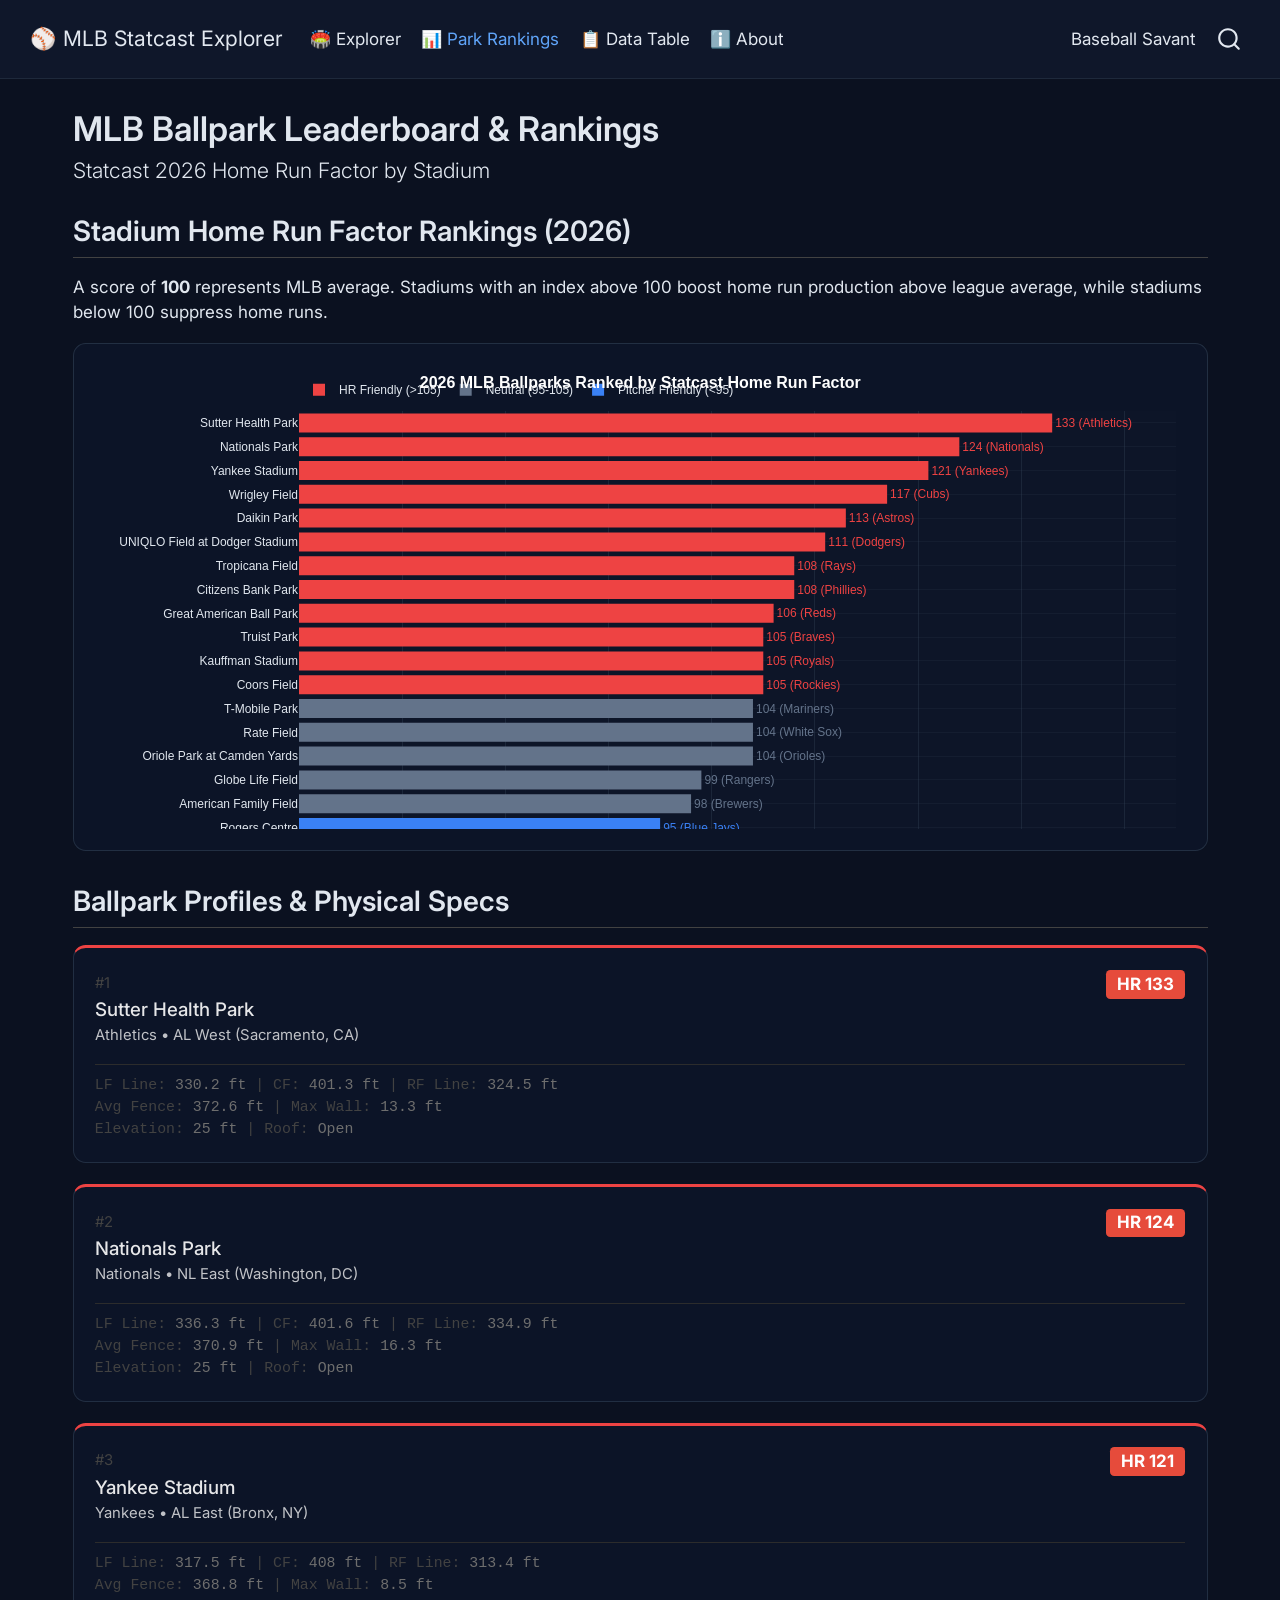
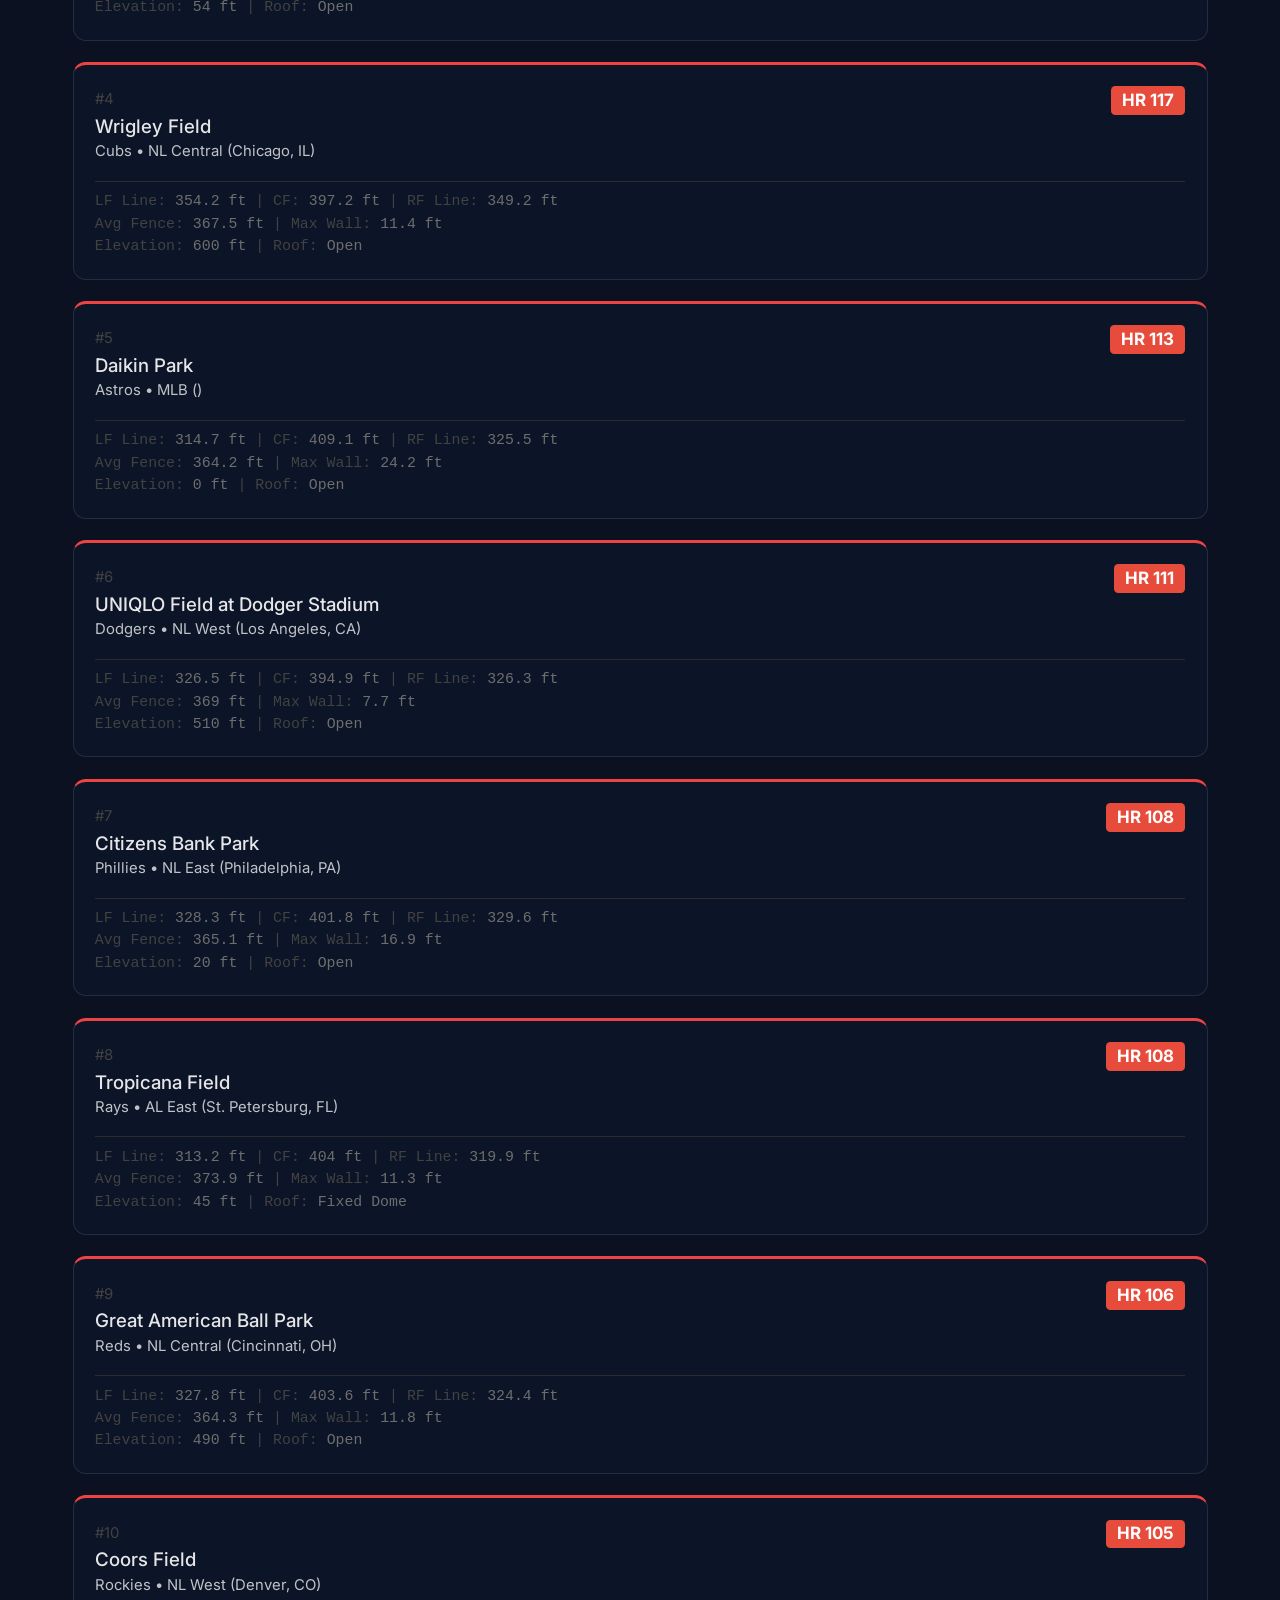
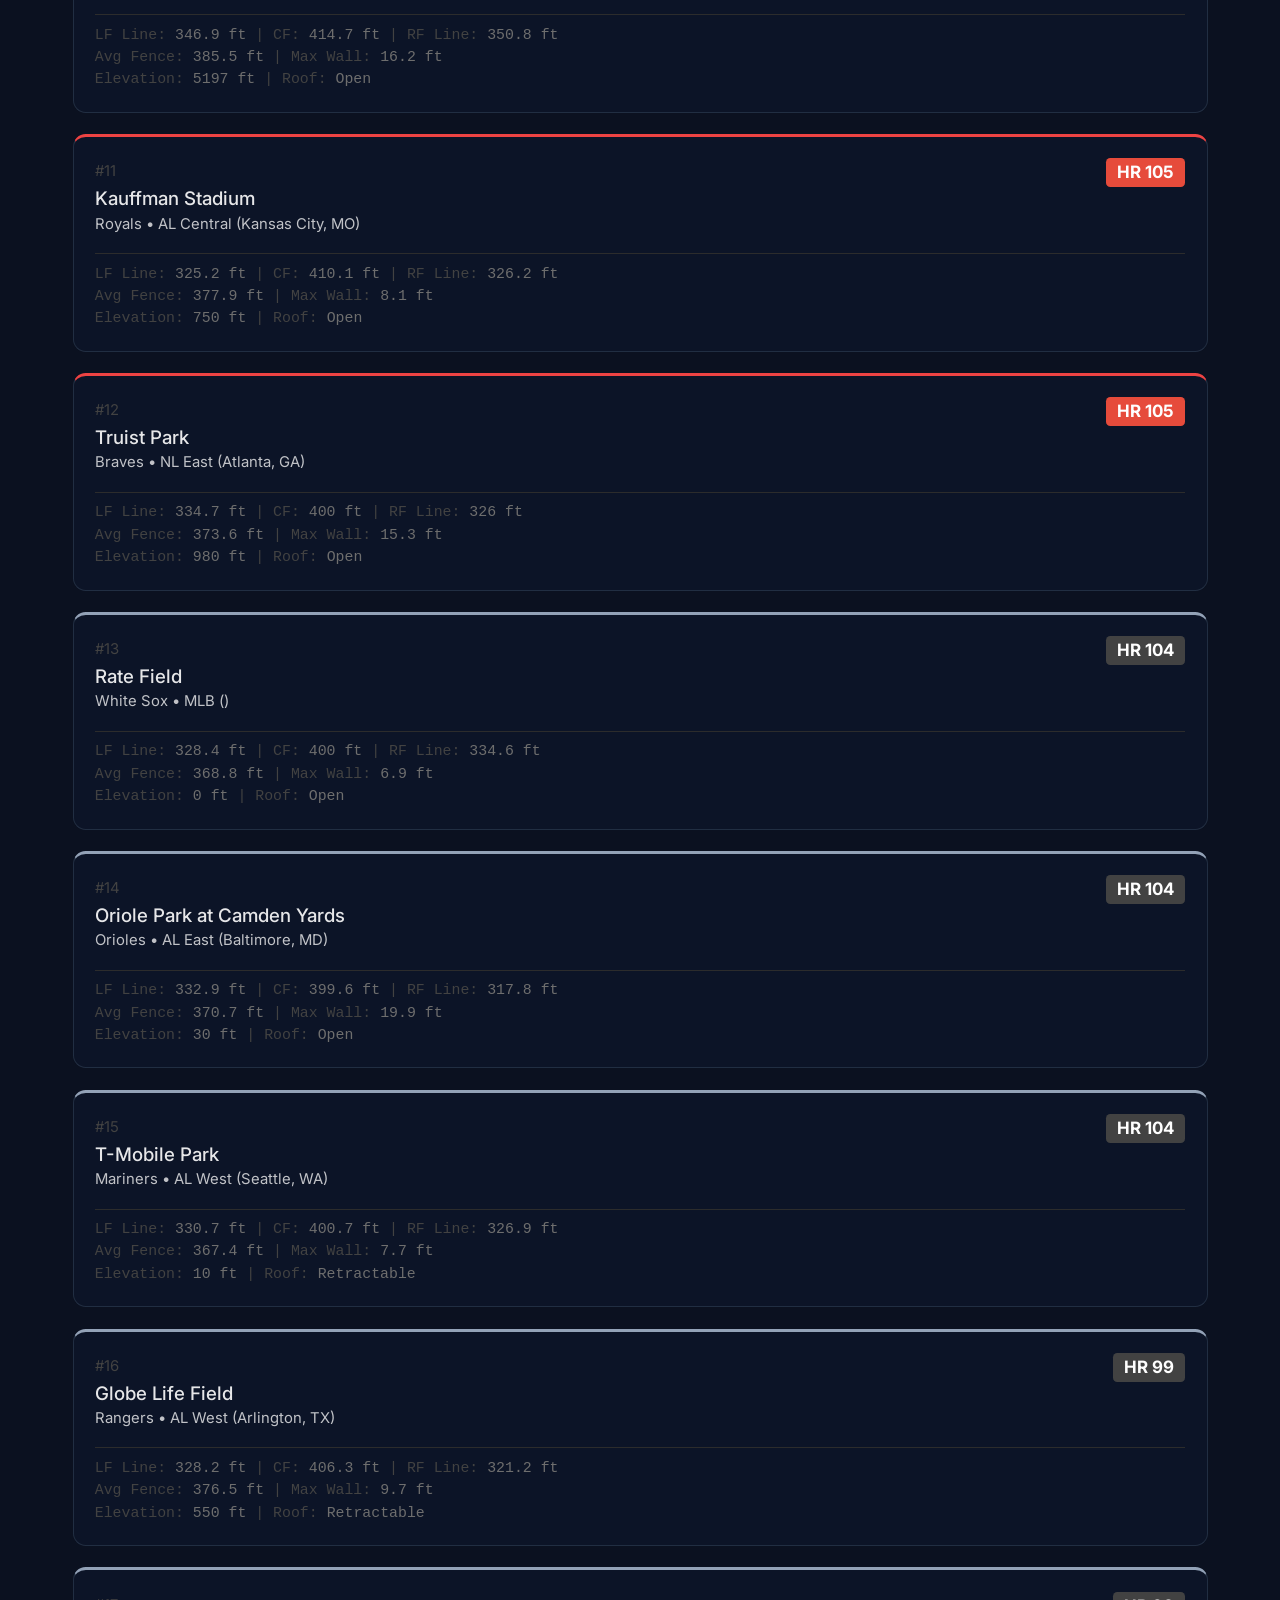
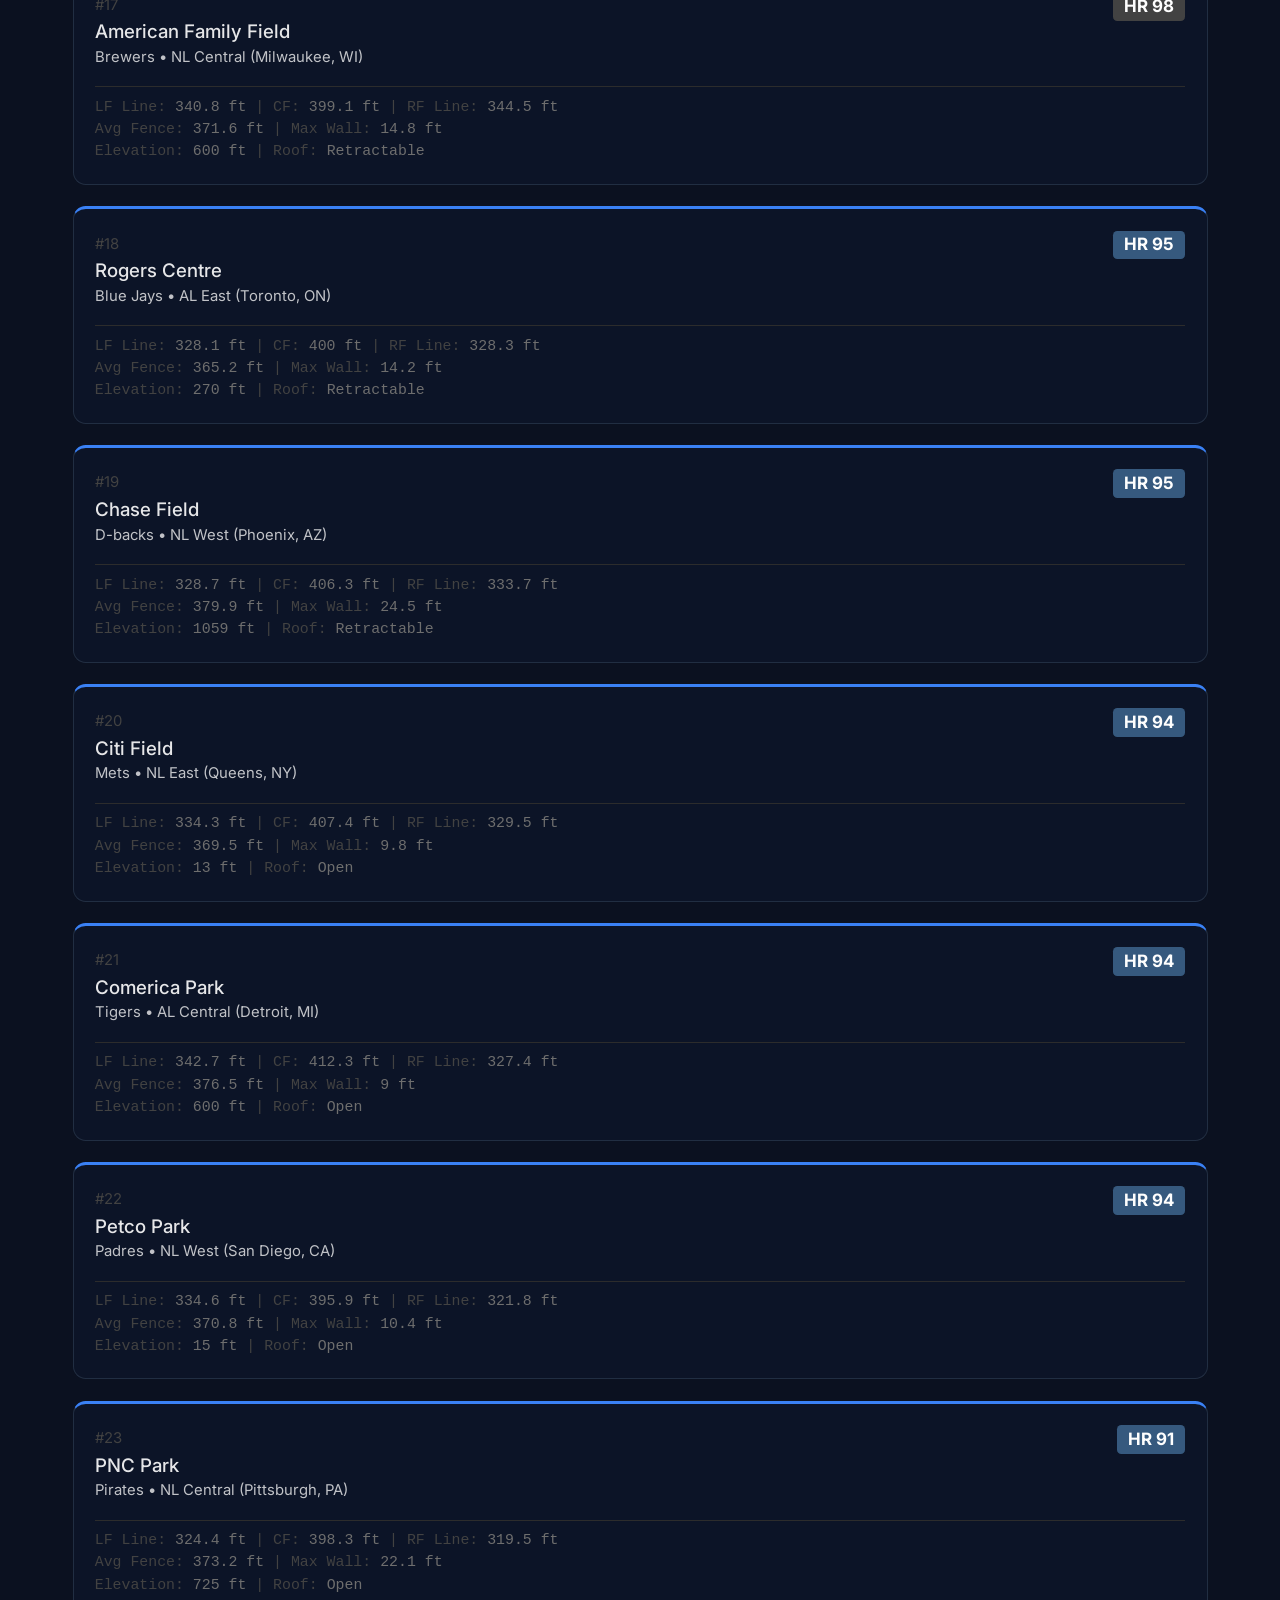
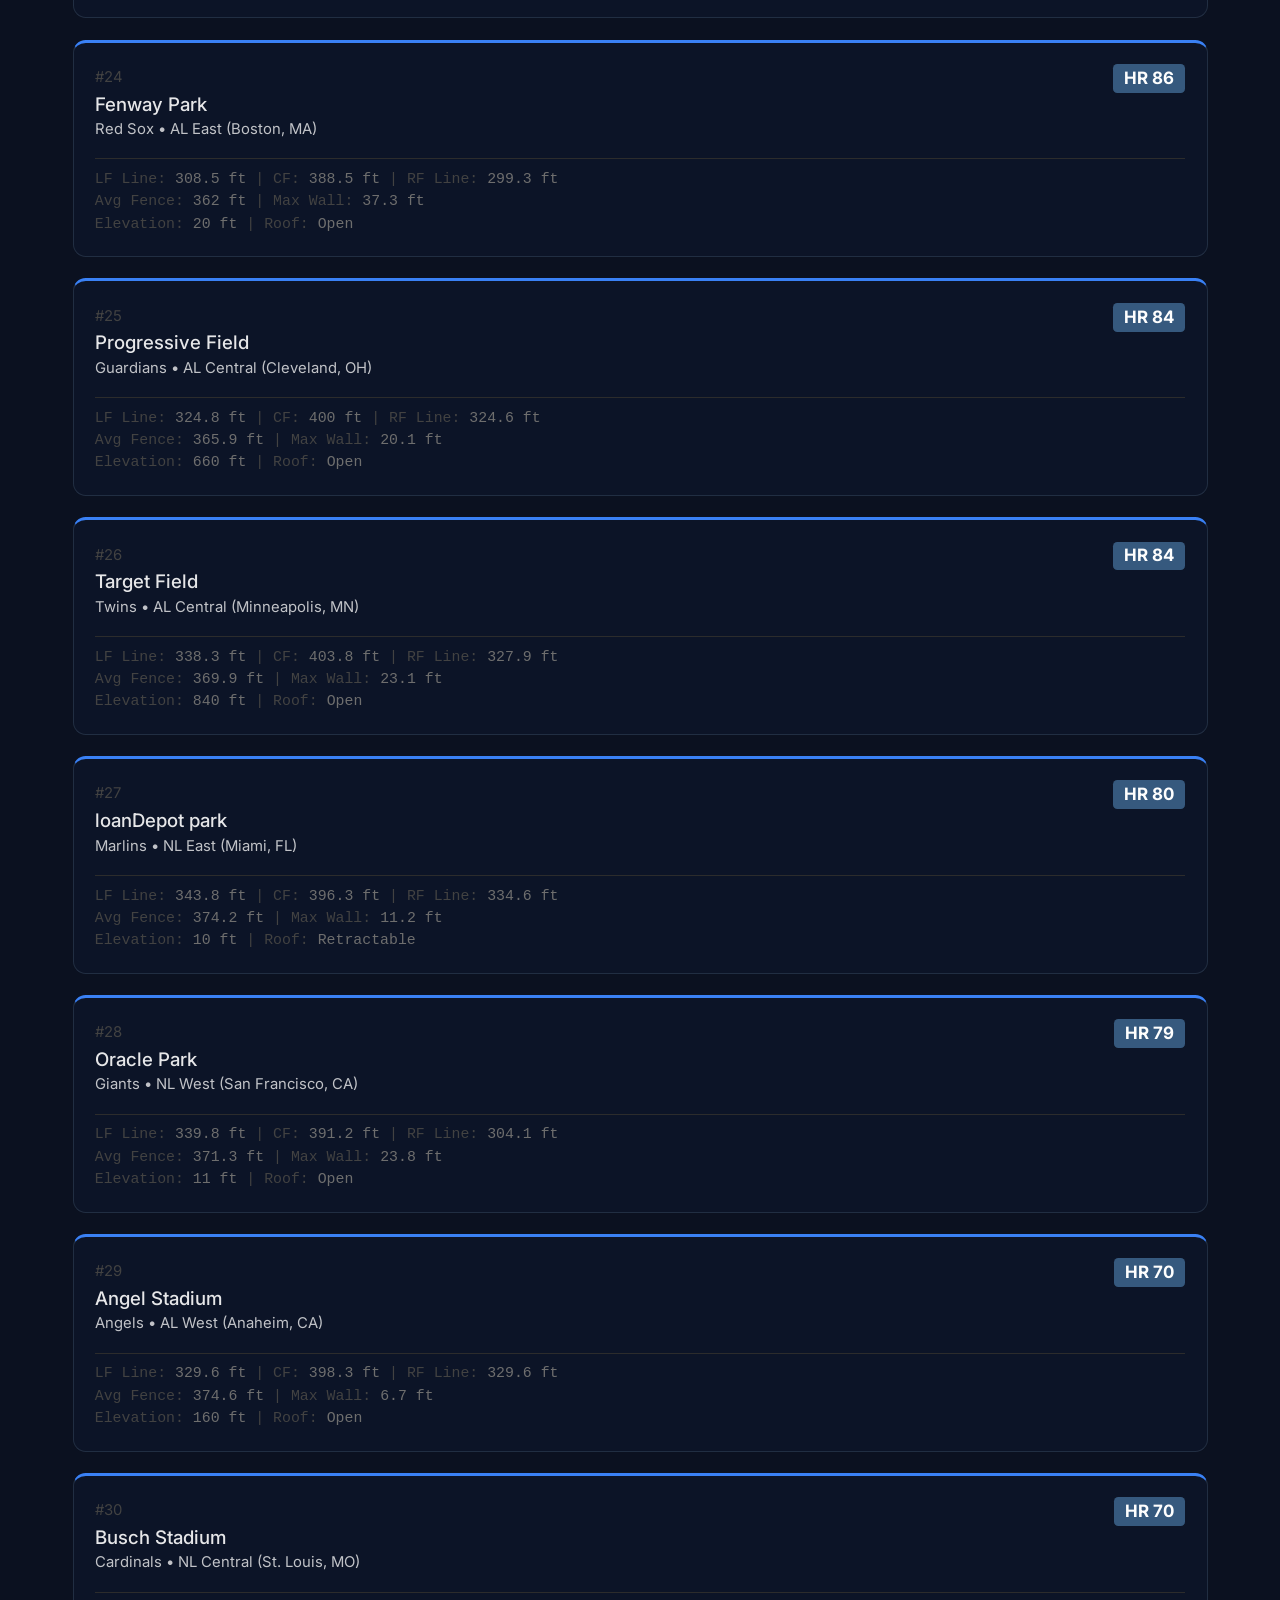
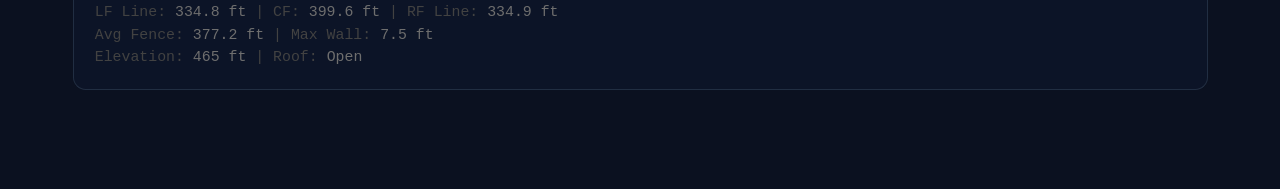
<file: rankings.html>
<!DOCTYPE html>
<html xmlns="http://www.w3.org/1999/xhtml" lang="en" xml:lang="en"><head>

<meta charset="utf-8">
<meta name="generator" content="quarto-1.10.19">

<meta name="viewport" content="width=device-width, initial-scale=1.0, user-scalable=yes">


<title>MLB Ballpark Leaderboard &amp; Rankings – ⚾ MLB Statcast Explorer</title>
<style>
/* Default styles provided by pandoc.
** See https://pandoc.org/MANUAL.html#variables-for-html for config info.
*/
span.smallcaps{font-variant: small-caps;}
div.columns{display: flex; gap: 1.5em;}
div.column{flex: auto;}
@media screen {
div.columns{gap: min(4vw, 1.5em);}
div.column{overflow-x: auto;}
}
div.hanging-indent{margin-left: 1.5em; text-indent: -1.5em;}
ul.task-list{list-style: none;}
ul.task-list li input[type="checkbox"] {
  width: 0.8em;
  margin: 0 0.8em 0.2em -1em; /* quarto-specific, see https://github.com/quarto-dev/quarto-cli/issues/4556 */ 
  vertical-align: middle;
}
</style>


<script src="site_libs/quarto-nav/quarto-nav.js"></script>
<script src="site_libs/quarto-nav/headroom.min.js"></script>
<script src="site_libs/clipboard/clipboard.min.js"></script>
<script src="site_libs/quarto-search/autocomplete.umd.js"></script>
<script src="site_libs/quarto-search/fuse.min.js"></script>
<script src="site_libs/quarto-search/quarto-search.js"></script>
<meta name="quarto:offset" content="./">
<script src="site_libs/quarto-html/quarto.js" type="module"></script>
<script src="site_libs/quarto-html/tabsets/tabsets.js" type="module"></script>
<script src="site_libs/quarto-html/popper.min.js"></script>
<script src="site_libs/quarto-html/tippy.umd.min.js"></script>
<script src="site_libs/quarto-html/anchor.min.js"></script>
<link href="site_libs/quarto-html/tippy.css" rel="stylesheet">
<link href="site_libs/quarto-html/quarto-syntax-highlighting-dark-b626d73c4c936ccc3cb08be7d45d1df6.css" rel="stylesheet" id="quarto-text-highlighting-styles">
<script src="site_libs/bootstrap/bootstrap.min.js"></script>
<link href="site_libs/bootstrap/bootstrap-icons.css" rel="stylesheet">
<link href="site_libs/bootstrap/bootstrap-eb52cf25de81082ee7edb8e760f3b9c7.min.css" rel="stylesheet" append-hash="true" id="quarto-bootstrap" data-mode="dark">
<script id="quarto-search-options" type="application/json">{
  "location": "navbar",
  "copy-button": false,
  "collapse-after": 3,
  "panel-placement": "end",
  "type": "overlay",
  "limit": 50,
  "keyboard-shortcut": [
    "f",
    "/",
    "s"
  ],
  "show-item-context": false,
  "language": {
    "search-no-results-text": "No results",
    "search-matching-documents-text": "matching documents",
    "search-copy-link-title": "Copy link to search",
    "search-hide-matches-text": "Hide additional matches",
    "search-more-match-text": "more match in this document",
    "search-more-matches-text": "more matches in this document",
    "search-clear-button-title": "Clear",
    "search-text-placeholder": "",
    "search-detached-cancel-button-title": "Cancel",
    "search-submit-button-title": "Submit",
    "search-label": "Search"
  }
}</script>
<link href="site_libs/htmltools-fill-0.5.9/fill.css" rel="stylesheet">
<script src="site_libs/htmlwidgets-1.6.4/htmlwidgets.js"></script>
<script src="site_libs/plotly-binding-4.12.1/plotly.js"></script>
<script src="site_libs/typedarray-0.1/typedarray.min.js"></script>
<script src="site_libs/jquery-3.5.1/jquery.min.js"></script>
<link href="site_libs/crosstalk-1.2.2/css/crosstalk.min.css" rel="stylesheet">
<script src="site_libs/crosstalk-1.2.2/js/crosstalk.min.js"></script>
<link href="site_libs/plotly-htmlwidgets-css-2.25.2/plotly-htmlwidgets.css" rel="stylesheet">
<script src="site_libs/plotly-main-2.25.2/plotly-latest.min.js"></script>


<link rel="stylesheet" href="styles.css">
</head>

<body class="nav-fixed quarto-light">

<div id="quarto-search-results"></div>
  <header id="quarto-header" class="headroom fixed-top">
    <nav class="navbar navbar-expand-lg " data-bs-theme="dark">
      <div class="navbar-container container-fluid">
      <div class="navbar-brand-container mx-auto">
    <a class="navbar-brand" href="./index.html">
    <span class="navbar-title">⚾ MLB Statcast Explorer</span>
    </a>
  </div>
            <div id="quarto-search" class="" title="Search"></div>
          <button class="navbar-toggler" type="button" data-bs-toggle="collapse" data-bs-target="#navbarCollapse" aria-controls="navbarCollapse" role="menu" aria-expanded="false" aria-label="Toggle navigation" onclick="if (window.quartoToggleHeadroom) { window.quartoToggleHeadroom(); }">
  <span class="navbar-toggler-icon"></span>
</button>
          <div class="collapse navbar-collapse" id="navbarCollapse">
            <ul class="navbar-nav navbar-nav-scroll me-auto">
  <li class="nav-item">
    <a class="nav-link" href="./index.html"> 
<span class="menu-text">🏟️ Explorer</span></a>
  </li>  
  <li class="nav-item">
    <a class="nav-link active" href="./rankings.html" aria-current="page"> 
<span class="menu-text">📊 Park Rankings</span></a>
  </li>  
  <li class="nav-item">
    <a class="nav-link" href="./data.html"> 
<span class="menu-text">📋 Data Table</span></a>
  </li>  
  <li class="nav-item">
    <a class="nav-link" href="./about.html"> 
<span class="menu-text">ℹ️ About</span></a>
  </li>  
</ul>
            <ul class="navbar-nav navbar-nav-scroll ms-auto">
  <li class="nav-item">
    <a class="nav-link" href="https://baseballsavant.mlb.com/leaderboard/statcast-park-factors"> 
<span class="menu-text">Baseball Savant</span></a>
  </li>  
</ul>
          </div> <!-- /navcollapse -->
            <div class="quarto-navbar-tools">
</div>
      </div> <!-- /container-fluid -->
    </nav>
</header>
<!-- content -->
<div id="quarto-content" class="quarto-container page-columns page-rows-contents page-layout-full page-navbar">
<!-- sidebar -->
<!-- margin-sidebar -->
    
<!-- main -->
<main class="content column-page" id="quarto-document-content">

<header id="title-block-header" class="quarto-title-block default">
<div class="quarto-title">
<h1 class="title">MLB Ballpark Leaderboard &amp; Rankings</h1>
<p class="subtitle lead">Statcast 2026 Home Run Factor by Stadium</p>
</div>



<div class="quarto-title-meta column-page">

    
  
    
  </div>
  


</header>


<section id="stadium-home-run-factor-rankings-2026" class="level2">
<h2 class="anchored" data-anchor-id="stadium-home-run-factor-rankings-2026">Stadium Home Run Factor Rankings (2026)</h2>
<p>A score of <strong>100</strong> represents MLB average. Stadiums with an index above 100 boost home run production above league average, while stadiums below 100 suppress home runs.</p>
<div class="glass-card">
<div class="cell">
<div class="cell-output-display">
<div class="plotly html-widget html-fill-item" id="htmlwidget-e7433057628267aebd38" style="width:100%;height:464px;"></div>
<script type="application/json" data-for="htmlwidget-e7433057628267aebd38">{"x":{"visdat":{"57a16cf0882":["function () ","plotlyVisDat"]},"cur_data":"57a16cf0882","attrs":{"57a16cf0882":{"y":{},"x":{},"orientation":"h","text":{},"textposition":"outside","hoverinfo":"text","hovertext":{},"color":{},"colors":["#ef4444","#64748b","#3b82f6"],"alpha_stroke":1,"sizes":[10,100],"spans":[1,20],"type":"bar"}},"layout":{"height":800,"margin":{"b":40,"l":60,"t":25,"r":10},"title":{"text":"<b>2026 MLB Ballparks Ranked by Statcast Home Run Factor<\/b>","font":{"color":"#ffffff","size":16}},"paper_bgcolor":"rgba(0,0,0,0)","plot_bgcolor":"rgba(15, 23, 42, 0.6)","xaxis":{"domain":[0,1],"automargin":true,"title":"Home Run Factor (100 = MLB Average)","gridcolor":"rgba(51, 65, 85, 0.4)","color":"#94a3b8","range":[60,145]},"yaxis":{"domain":[0,1],"automargin":true,"title":"","gridcolor":"rgba(51, 65, 85, 0.2)","color":"#e2e8f0","type":"category","categoryorder":"array","categoryarray":["Angel Stadium","Busch Stadium","Oracle Park","loanDepot park","Progressive Field","Target Field","Fenway Park","PNC Park","Citi Field","Comerica Park","Petco Park","Chase Field","Rogers Centre","American Family Field","Globe Life Field","Oriole Park at Camden Yards","Rate Field","T-Mobile Park","Coors Field","Kauffman Stadium","Truist Park","Great American Ball Park","Citizens Bank Park","Tropicana Field","UNIQLO Field at Dodger Stadium","Daikin Park","Wrigley Field","Yankee Stadium","Nationals Park","Sutter Health Park"]},"legend":{"font":{"color":"#e2e8f0"},"orientation":"h","y":1.05},"hovermode":"closest","showlegend":true},"source":"A","config":{"modeBarButtonsToAdd":["hoverclosest","hovercompare"],"showSendToCloud":false},"data":[{"y":["Sutter Health Park","Nationals Park","Yankee Stadium","Wrigley Field","Daikin Park","UNIQLO Field at Dodger Stadium","Citizens Bank Park","Tropicana Field","Great American Ball Park","Coors Field","Kauffman Stadium","Truist Park"],"x":[133,124,121,117,113,111,108,108,106,105,105,105],"orientation":"h","text":["133 (Athletics)","124 (Nationals)","121 (Yankees)","117 (Cubs)","113 (Astros)","111 (Dodgers)","108 (Phillies)","108 (Rays)","106 (Reds)","105 (Rockies)","105 (Royals)","105 (Braves)"],"textposition":["outside","outside","outside","outside","outside","outside","outside","outside","outside","outside","outside","outside"],"hoverinfo":["text","text","text","text","text","text","text","text","text","text","text","text"],"hovertext":["<b>#1 Sutter Health Park<\/b><br>Team: Athletics (AL)<br>HR Factor: 133<br>Avg Fence Dist: 372.6 ft<br>Elevation: 25 ft<br>Roof: Open","<b>#2 Nationals Park<\/b><br>Team: Nationals (NL)<br>HR Factor: 124<br>Avg Fence Dist: 370.9 ft<br>Elevation: 25 ft<br>Roof: Open","<b>#3 Yankee Stadium<\/b><br>Team: Yankees (AL)<br>HR Factor: 121<br>Avg Fence Dist: 368.8 ft<br>Elevation: 54 ft<br>Roof: Open","<b>#4 Wrigley Field<\/b><br>Team: Cubs (NL)<br>HR Factor: 117<br>Avg Fence Dist: 367.5 ft<br>Elevation: 600 ft<br>Roof: Open","<b>#5 Daikin Park<\/b><br>Team: Astros (MLB)<br>HR Factor: 113<br>Avg Fence Dist: 364.2 ft<br>Elevation: 0 ft<br>Roof: Open","<b>#6 UNIQLO Field at Dodger Stadium<\/b><br>Team: Dodgers (NL)<br>HR Factor: 111<br>Avg Fence Dist: 369 ft<br>Elevation: 510 ft<br>Roof: Open","<b>#7 Citizens Bank Park<\/b><br>Team: Phillies (NL)<br>HR Factor: 108<br>Avg Fence Dist: 365.1 ft<br>Elevation: 20 ft<br>Roof: Open","<b>#8 Tropicana Field<\/b><br>Team: Rays (AL)<br>HR Factor: 108<br>Avg Fence Dist: 373.9 ft<br>Elevation: 45 ft<br>Roof: Fixed Dome","<b>#9 Great American Ball Park<\/b><br>Team: Reds (NL)<br>HR Factor: 106<br>Avg Fence Dist: 364.3 ft<br>Elevation: 490 ft<br>Roof: Open","<b>#10 Coors Field<\/b><br>Team: Rockies (NL)<br>HR Factor: 105<br>Avg Fence Dist: 385.5 ft<br>Elevation: 5197 ft<br>Roof: Open","<b>#11 Kauffman Stadium<\/b><br>Team: Royals (AL)<br>HR Factor: 105<br>Avg Fence Dist: 377.9 ft<br>Elevation: 750 ft<br>Roof: Open","<b>#12 Truist Park<\/b><br>Team: Braves (NL)<br>HR Factor: 105<br>Avg Fence Dist: 373.6 ft<br>Elevation: 980 ft<br>Roof: Open"],"type":"bar","name":"HR Friendly (>105)","marker":{"color":"rgba(239,68,68,1)","line":{"color":"rgba(239,68,68,1)"}},"textfont":{"color":"rgba(239,68,68,1)"},"error_y":{"color":"rgba(239,68,68,1)"},"error_x":{"color":"rgba(239,68,68,1)"},"xaxis":"x","yaxis":"y","frame":null},{"y":["Rate Field","Oriole Park at Camden Yards","T-Mobile Park","Globe Life Field","American Family Field"],"x":[104,104,104,99,98],"orientation":"h","text":["104 (White Sox)","104 (Orioles)","104 (Mariners)","99 (Rangers)","98 (Brewers)"],"textposition":["outside","outside","outside","outside","outside"],"hoverinfo":["text","text","text","text","text"],"hovertext":["<b>#13 Rate Field<\/b><br>Team: White Sox (MLB)<br>HR Factor: 104<br>Avg Fence Dist: 368.8 ft<br>Elevation: 0 ft<br>Roof: Open","<b>#14 Oriole Park at Camden Yards<\/b><br>Team: Orioles (AL)<br>HR Factor: 104<br>Avg Fence Dist: 370.7 ft<br>Elevation: 30 ft<br>Roof: Open","<b>#15 T-Mobile Park<\/b><br>Team: Mariners (AL)<br>HR Factor: 104<br>Avg Fence Dist: 367.4 ft<br>Elevation: 10 ft<br>Roof: Retractable","<b>#16 Globe Life Field<\/b><br>Team: Rangers (AL)<br>HR Factor: 99<br>Avg Fence Dist: 376.5 ft<br>Elevation: 550 ft<br>Roof: Retractable","<b>#17 American Family Field<\/b><br>Team: Brewers (NL)<br>HR Factor: 98<br>Avg Fence Dist: 371.6 ft<br>Elevation: 600 ft<br>Roof: Retractable"],"type":"bar","name":"Neutral (95-105)","marker":{"color":"rgba(100,116,139,1)","line":{"color":"rgba(100,116,139,1)"}},"textfont":{"color":"rgba(100,116,139,1)"},"error_y":{"color":"rgba(100,116,139,1)"},"error_x":{"color":"rgba(100,116,139,1)"},"xaxis":"x","yaxis":"y","frame":null},{"y":["Rogers Centre","Chase Field","Citi Field","Comerica Park","Petco Park","PNC Park","Fenway Park","Progressive Field","Target Field","loanDepot park","Oracle Park","Angel Stadium","Busch Stadium"],"x":[95,95,94,94,94,91,86,84,84,80,79,70,70],"orientation":"h","text":["95 (Blue Jays)","95 (D-backs)","94 (Mets)","94 (Tigers)","94 (Padres)","91 (Pirates)","86 (Red Sox)","84 (Guardians)","84 (Twins)","80 (Marlins)","79 (Giants)","70 (Angels)","70 (Cardinals)"],"textposition":["outside","outside","outside","outside","outside","outside","outside","outside","outside","outside","outside","outside","outside"],"hoverinfo":["text","text","text","text","text","text","text","text","text","text","text","text","text"],"hovertext":["<b>#18 Rogers Centre<\/b><br>Team: Blue Jays (AL)<br>HR Factor: 95<br>Avg Fence Dist: 365.2 ft<br>Elevation: 270 ft<br>Roof: Retractable","<b>#19 Chase Field<\/b><br>Team: D-backs (NL)<br>HR Factor: 95<br>Avg Fence Dist: 379.9 ft<br>Elevation: 1059 ft<br>Roof: Retractable","<b>#20 Citi Field<\/b><br>Team: Mets (NL)<br>HR Factor: 94<br>Avg Fence Dist: 369.5 ft<br>Elevation: 13 ft<br>Roof: Open","<b>#21 Comerica Park<\/b><br>Team: Tigers (AL)<br>HR Factor: 94<br>Avg Fence Dist: 376.5 ft<br>Elevation: 600 ft<br>Roof: Open","<b>#22 Petco Park<\/b><br>Team: Padres (NL)<br>HR Factor: 94<br>Avg Fence Dist: 370.8 ft<br>Elevation: 15 ft<br>Roof: Open","<b>#23 PNC Park<\/b><br>Team: Pirates (NL)<br>HR Factor: 91<br>Avg Fence Dist: 373.2 ft<br>Elevation: 725 ft<br>Roof: Open","<b>#24 Fenway Park<\/b><br>Team: Red Sox (AL)<br>HR Factor: 86<br>Avg Fence Dist: 362 ft<br>Elevation: 20 ft<br>Roof: Open","<b>#25 Progressive Field<\/b><br>Team: Guardians (AL)<br>HR Factor: 84<br>Avg Fence Dist: 365.9 ft<br>Elevation: 660 ft<br>Roof: Open","<b>#26 Target Field<\/b><br>Team: Twins (AL)<br>HR Factor: 84<br>Avg Fence Dist: 369.9 ft<br>Elevation: 840 ft<br>Roof: Open","<b>#27 loanDepot park<\/b><br>Team: Marlins (NL)<br>HR Factor: 80<br>Avg Fence Dist: 374.2 ft<br>Elevation: 10 ft<br>Roof: Retractable","<b>#28 Oracle Park<\/b><br>Team: Giants (NL)<br>HR Factor: 79<br>Avg Fence Dist: 371.3 ft<br>Elevation: 11 ft<br>Roof: Open","<b>#29 Angel Stadium<\/b><br>Team: Angels (AL)<br>HR Factor: 70<br>Avg Fence Dist: 374.6 ft<br>Elevation: 160 ft<br>Roof: Open","<b>#30 Busch Stadium<\/b><br>Team: Cardinals (NL)<br>HR Factor: 70<br>Avg Fence Dist: 377.2 ft<br>Elevation: 465 ft<br>Roof: Open"],"type":"bar","name":"Pitcher Friendly (<95)","marker":{"color":"rgba(59,130,246,1)","line":{"color":"rgba(59,130,246,1)"}},"textfont":{"color":"rgba(59,130,246,1)"},"error_y":{"color":"rgba(59,130,246,1)"},"error_x":{"color":"rgba(59,130,246,1)"},"xaxis":"x","yaxis":"y","frame":null}],"highlight":{"on":"plotly_click","persistent":false,"dynamic":false,"selectize":false,"opacityDim":0.20000000000000001,"selected":{"opacity":1},"debounce":0},"shinyEvents":["plotly_hover","plotly_click","plotly_selected","plotly_relayout","plotly_brushed","plotly_brushing","plotly_clickannotation","plotly_doubleclick","plotly_deselect","plotly_afterplot","plotly_sunburstclick"],"base_url":"https://plot.ly"},"evals":[],"jsHooks":[]}</script>
</div>
</div>
</div>
</section>
<section id="ballpark-profiles-physical-specs" class="level2">
<h2 class="anchored" data-anchor-id="ballpark-profiles-physical-specs">Ballpark Profiles &amp; Physical Specs</h2>
<div class="cell">
<div class="cell-output-display">
<div class="row row-cols-1 row-cols-md-2 row-cols-lg-3 g-3">
<div class="col">
<div class="glass-card h-100" style="border-top: 3px solid #ef4444;">
<div class="d-flex justify-content-between align-items-start mb-2">
<div>
<span class="text-secondary small">#1</span>
<h5 class="text-white mb-0 mt-1 anchored">Sutter Health Park</h5>
<small class="text-muted">Athletics • AL West (Sacramento, CA)</small>
</div>
<span class="badge bg-danger fs-6">HR 133</span>
</div>
<div class="small text-secondary mt-3 pt-2 border-top border-dark font-monospace">
<div>
LF Line: 
<span class="text-light">330.2 ft</span>
 | CF: 
<span class="text-light">401.3 ft</span>
 | RF Line: 
<span class="text-light">324.5 ft</span>
</div>
<div>
Avg Fence: 
<span class="text-light">372.6 ft</span>
 | Max Wall: 
<span class="text-light">13.3 ft</span>
</div>
<div>
Elevation: 
<span class="text-light">25 ft</span>
 | Roof: 
<span class="text-light">Open</span>
</div>
</div>
</div>
</div>
<div class="col">
<div class="glass-card h-100" style="border-top: 3px solid #ef4444;">
<div class="d-flex justify-content-between align-items-start mb-2">
<div>
<span class="text-secondary small">#2</span>
<h5 class="text-white mb-0 mt-1 anchored">Nationals Park</h5>
<small class="text-muted">Nationals • NL East (Washington, DC)</small>
</div>
<span class="badge bg-danger fs-6">HR 124</span>
</div>
<div class="small text-secondary mt-3 pt-2 border-top border-dark font-monospace">
<div>
LF Line: 
<span class="text-light">336.3 ft</span>
 | CF: 
<span class="text-light">401.6 ft</span>
 | RF Line: 
<span class="text-light">334.9 ft</span>
</div>
<div>
Avg Fence: 
<span class="text-light">370.9 ft</span>
 | Max Wall: 
<span class="text-light">16.3 ft</span>
</div>
<div>
Elevation: 
<span class="text-light">25 ft</span>
 | Roof: 
<span class="text-light">Open</span>
</div>
</div>
</div>
</div>
<div class="col">
<div class="glass-card h-100" style="border-top: 3px solid #ef4444;">
<div class="d-flex justify-content-between align-items-start mb-2">
<div>
<span class="text-secondary small">#3</span>
<h5 class="text-white mb-0 mt-1 anchored">Yankee Stadium</h5>
<small class="text-muted">Yankees • AL East (Bronx, NY)</small>
</div>
<span class="badge bg-danger fs-6">HR 121</span>
</div>
<div class="small text-secondary mt-3 pt-2 border-top border-dark font-monospace">
<div>
LF Line: 
<span class="text-light">317.5 ft</span>
 | CF: 
<span class="text-light">408 ft</span>
 | RF Line: 
<span class="text-light">313.4 ft</span>
</div>
<div>
Avg Fence: 
<span class="text-light">368.8 ft</span>
 | Max Wall: 
<span class="text-light">8.5 ft</span>
</div>
<div>
Elevation: 
<span class="text-light">54 ft</span>
 | Roof: 
<span class="text-light">Open</span>
</div>
</div>
</div>
</div>
<div class="col">
<div class="glass-card h-100" style="border-top: 3px solid #ef4444;">
<div class="d-flex justify-content-between align-items-start mb-2">
<div>
<span class="text-secondary small">#4</span>
<h5 class="text-white mb-0 mt-1 anchored">Wrigley Field</h5>
<small class="text-muted">Cubs • NL Central (Chicago, IL)</small>
</div>
<span class="badge bg-danger fs-6">HR 117</span>
</div>
<div class="small text-secondary mt-3 pt-2 border-top border-dark font-monospace">
<div>
LF Line: 
<span class="text-light">354.2 ft</span>
 | CF: 
<span class="text-light">397.2 ft</span>
 | RF Line: 
<span class="text-light">349.2 ft</span>
</div>
<div>
Avg Fence: 
<span class="text-light">367.5 ft</span>
 | Max Wall: 
<span class="text-light">11.4 ft</span>
</div>
<div>
Elevation: 
<span class="text-light">600 ft</span>
 | Roof: 
<span class="text-light">Open</span>
</div>
</div>
</div>
</div>
<div class="col">
<div class="glass-card h-100" style="border-top: 3px solid #ef4444;">
<div class="d-flex justify-content-between align-items-start mb-2">
<div>
<span class="text-secondary small">#5</span>
<h5 class="text-white mb-0 mt-1 anchored">Daikin Park</h5>
<small class="text-muted">Astros • MLB ()</small>
</div>
<span class="badge bg-danger fs-6">HR 113</span>
</div>
<div class="small text-secondary mt-3 pt-2 border-top border-dark font-monospace">
<div>
LF Line: 
<span class="text-light">314.7 ft</span>
 | CF: 
<span class="text-light">409.1 ft</span>
 | RF Line: 
<span class="text-light">325.5 ft</span>
</div>
<div>
Avg Fence: 
<span class="text-light">364.2 ft</span>
 | Max Wall: 
<span class="text-light">24.2 ft</span>
</div>
<div>
Elevation: 
<span class="text-light">0 ft</span>
 | Roof: 
<span class="text-light">Open</span>
</div>
</div>
</div>
</div>
<div class="col">
<div class="glass-card h-100" style="border-top: 3px solid #ef4444;">
<div class="d-flex justify-content-between align-items-start mb-2">
<div>
<span class="text-secondary small">#6</span>
<h5 class="text-white mb-0 mt-1 anchored">UNIQLO Field at Dodger Stadium</h5>
<small class="text-muted">Dodgers • NL West (Los Angeles, CA)</small>
</div>
<span class="badge bg-danger fs-6">HR 111</span>
</div>
<div class="small text-secondary mt-3 pt-2 border-top border-dark font-monospace">
<div>
LF Line: 
<span class="text-light">326.5 ft</span>
 | CF: 
<span class="text-light">394.9 ft</span>
 | RF Line: 
<span class="text-light">326.3 ft</span>
</div>
<div>
Avg Fence: 
<span class="text-light">369 ft</span>
 | Max Wall: 
<span class="text-light">7.7 ft</span>
</div>
<div>
Elevation: 
<span class="text-light">510 ft</span>
 | Roof: 
<span class="text-light">Open</span>
</div>
</div>
</div>
</div>
<div class="col">
<div class="glass-card h-100" style="border-top: 3px solid #ef4444;">
<div class="d-flex justify-content-between align-items-start mb-2">
<div>
<span class="text-secondary small">#7</span>
<h5 class="text-white mb-0 mt-1 anchored">Citizens Bank Park</h5>
<small class="text-muted">Phillies • NL East (Philadelphia, PA)</small>
</div>
<span class="badge bg-danger fs-6">HR 108</span>
</div>
<div class="small text-secondary mt-3 pt-2 border-top border-dark font-monospace">
<div>
LF Line: 
<span class="text-light">328.3 ft</span>
 | CF: 
<span class="text-light">401.8 ft</span>
 | RF Line: 
<span class="text-light">329.6 ft</span>
</div>
<div>
Avg Fence: 
<span class="text-light">365.1 ft</span>
 | Max Wall: 
<span class="text-light">16.9 ft</span>
</div>
<div>
Elevation: 
<span class="text-light">20 ft</span>
 | Roof: 
<span class="text-light">Open</span>
</div>
</div>
</div>
</div>
<div class="col">
<div class="glass-card h-100" style="border-top: 3px solid #ef4444;">
<div class="d-flex justify-content-between align-items-start mb-2">
<div>
<span class="text-secondary small">#8</span>
<h5 class="text-white mb-0 mt-1 anchored">Tropicana Field</h5>
<small class="text-muted">Rays • AL East (St. Petersburg, FL)</small>
</div>
<span class="badge bg-danger fs-6">HR 108</span>
</div>
<div class="small text-secondary mt-3 pt-2 border-top border-dark font-monospace">
<div>
LF Line: 
<span class="text-light">313.2 ft</span>
 | CF: 
<span class="text-light">404 ft</span>
 | RF Line: 
<span class="text-light">319.9 ft</span>
</div>
<div>
Avg Fence: 
<span class="text-light">373.9 ft</span>
 | Max Wall: 
<span class="text-light">11.3 ft</span>
</div>
<div>
Elevation: 
<span class="text-light">45 ft</span>
 | Roof: 
<span class="text-light">Fixed Dome</span>
</div>
</div>
</div>
</div>
<div class="col">
<div class="glass-card h-100" style="border-top: 3px solid #ef4444;">
<div class="d-flex justify-content-between align-items-start mb-2">
<div>
<span class="text-secondary small">#9</span>
<h5 class="text-white mb-0 mt-1 anchored">Great American Ball Park</h5>
<small class="text-muted">Reds • NL Central (Cincinnati, OH)</small>
</div>
<span class="badge bg-danger fs-6">HR 106</span>
</div>
<div class="small text-secondary mt-3 pt-2 border-top border-dark font-monospace">
<div>
LF Line: 
<span class="text-light">327.8 ft</span>
 | CF: 
<span class="text-light">403.6 ft</span>
 | RF Line: 
<span class="text-light">324.4 ft</span>
</div>
<div>
Avg Fence: 
<span class="text-light">364.3 ft</span>
 | Max Wall: 
<span class="text-light">11.8 ft</span>
</div>
<div>
Elevation: 
<span class="text-light">490 ft</span>
 | Roof: 
<span class="text-light">Open</span>
</div>
</div>
</div>
</div>
<div class="col">
<div class="glass-card h-100" style="border-top: 3px solid #ef4444;">
<div class="d-flex justify-content-between align-items-start mb-2">
<div>
<span class="text-secondary small">#10</span>
<h5 class="text-white mb-0 mt-1 anchored">Coors Field</h5>
<small class="text-muted">Rockies • NL West (Denver, CO)</small>
</div>
<span class="badge bg-danger fs-6">HR 105</span>
</div>
<div class="small text-secondary mt-3 pt-2 border-top border-dark font-monospace">
<div>
LF Line: 
<span class="text-light">346.9 ft</span>
 | CF: 
<span class="text-light">414.7 ft</span>
 | RF Line: 
<span class="text-light">350.8 ft</span>
</div>
<div>
Avg Fence: 
<span class="text-light">385.5 ft</span>
 | Max Wall: 
<span class="text-light">16.2 ft</span>
</div>
<div>
Elevation: 
<span class="text-light">5197 ft</span>
 | Roof: 
<span class="text-light">Open</span>
</div>
</div>
</div>
</div>
<div class="col">
<div class="glass-card h-100" style="border-top: 3px solid #ef4444;">
<div class="d-flex justify-content-between align-items-start mb-2">
<div>
<span class="text-secondary small">#11</span>
<h5 class="text-white mb-0 mt-1 anchored">Kauffman Stadium</h5>
<small class="text-muted">Royals • AL Central (Kansas City, MO)</small>
</div>
<span class="badge bg-danger fs-6">HR 105</span>
</div>
<div class="small text-secondary mt-3 pt-2 border-top border-dark font-monospace">
<div>
LF Line: 
<span class="text-light">325.2 ft</span>
 | CF: 
<span class="text-light">410.1 ft</span>
 | RF Line: 
<span class="text-light">326.2 ft</span>
</div>
<div>
Avg Fence: 
<span class="text-light">377.9 ft</span>
 | Max Wall: 
<span class="text-light">8.1 ft</span>
</div>
<div>
Elevation: 
<span class="text-light">750 ft</span>
 | Roof: 
<span class="text-light">Open</span>
</div>
</div>
</div>
</div>
<div class="col">
<div class="glass-card h-100" style="border-top: 3px solid #ef4444;">
<div class="d-flex justify-content-between align-items-start mb-2">
<div>
<span class="text-secondary small">#12</span>
<h5 class="text-white mb-0 mt-1 anchored">Truist Park</h5>
<small class="text-muted">Braves • NL East (Atlanta, GA)</small>
</div>
<span class="badge bg-danger fs-6">HR 105</span>
</div>
<div class="small text-secondary mt-3 pt-2 border-top border-dark font-monospace">
<div>
LF Line: 
<span class="text-light">334.7 ft</span>
 | CF: 
<span class="text-light">400 ft</span>
 | RF Line: 
<span class="text-light">326 ft</span>
</div>
<div>
Avg Fence: 
<span class="text-light">373.6 ft</span>
 | Max Wall: 
<span class="text-light">15.3 ft</span>
</div>
<div>
Elevation: 
<span class="text-light">980 ft</span>
 | Roof: 
<span class="text-light">Open</span>
</div>
</div>
</div>
</div>
<div class="col">
<div class="glass-card h-100" style="border-top: 3px solid #94a3b8;">
<div class="d-flex justify-content-between align-items-start mb-2">
<div>
<span class="text-secondary small">#13</span>
<h5 class="text-white mb-0 mt-1 anchored">Rate Field</h5>
<small class="text-muted">White Sox • MLB ()</small>
</div>
<span class="badge bg-secondary fs-6">HR 104</span>
</div>
<div class="small text-secondary mt-3 pt-2 border-top border-dark font-monospace">
<div>
LF Line: 
<span class="text-light">328.4 ft</span>
 | CF: 
<span class="text-light">400 ft</span>
 | RF Line: 
<span class="text-light">334.6 ft</span>
</div>
<div>
Avg Fence: 
<span class="text-light">368.8 ft</span>
 | Max Wall: 
<span class="text-light">6.9 ft</span>
</div>
<div>
Elevation: 
<span class="text-light">0 ft</span>
 | Roof: 
<span class="text-light">Open</span>
</div>
</div>
</div>
</div>
<div class="col">
<div class="glass-card h-100" style="border-top: 3px solid #94a3b8;">
<div class="d-flex justify-content-between align-items-start mb-2">
<div>
<span class="text-secondary small">#14</span>
<h5 class="text-white mb-0 mt-1 anchored">Oriole Park at Camden Yards</h5>
<small class="text-muted">Orioles • AL East (Baltimore, MD)</small>
</div>
<span class="badge bg-secondary fs-6">HR 104</span>
</div>
<div class="small text-secondary mt-3 pt-2 border-top border-dark font-monospace">
<div>
LF Line: 
<span class="text-light">332.9 ft</span>
 | CF: 
<span class="text-light">399.6 ft</span>
 | RF Line: 
<span class="text-light">317.8 ft</span>
</div>
<div>
Avg Fence: 
<span class="text-light">370.7 ft</span>
 | Max Wall: 
<span class="text-light">19.9 ft</span>
</div>
<div>
Elevation: 
<span class="text-light">30 ft</span>
 | Roof: 
<span class="text-light">Open</span>
</div>
</div>
</div>
</div>
<div class="col">
<div class="glass-card h-100" style="border-top: 3px solid #94a3b8;">
<div class="d-flex justify-content-between align-items-start mb-2">
<div>
<span class="text-secondary small">#15</span>
<h5 class="text-white mb-0 mt-1 anchored">T-Mobile Park</h5>
<small class="text-muted">Mariners • AL West (Seattle, WA)</small>
</div>
<span class="badge bg-secondary fs-6">HR 104</span>
</div>
<div class="small text-secondary mt-3 pt-2 border-top border-dark font-monospace">
<div>
LF Line: 
<span class="text-light">330.7 ft</span>
 | CF: 
<span class="text-light">400.7 ft</span>
 | RF Line: 
<span class="text-light">326.9 ft</span>
</div>
<div>
Avg Fence: 
<span class="text-light">367.4 ft</span>
 | Max Wall: 
<span class="text-light">7.7 ft</span>
</div>
<div>
Elevation: 
<span class="text-light">10 ft</span>
 | Roof: 
<span class="text-light">Retractable</span>
</div>
</div>
</div>
</div>
<div class="col">
<div class="glass-card h-100" style="border-top: 3px solid #94a3b8;">
<div class="d-flex justify-content-between align-items-start mb-2">
<div>
<span class="text-secondary small">#16</span>
<h5 class="text-white mb-0 mt-1 anchored">Globe Life Field</h5>
<small class="text-muted">Rangers • AL West (Arlington, TX)</small>
</div>
<span class="badge bg-secondary fs-6">HR 99</span>
</div>
<div class="small text-secondary mt-3 pt-2 border-top border-dark font-monospace">
<div>
LF Line: 
<span class="text-light">328.2 ft</span>
 | CF: 
<span class="text-light">406.3 ft</span>
 | RF Line: 
<span class="text-light">321.2 ft</span>
</div>
<div>
Avg Fence: 
<span class="text-light">376.5 ft</span>
 | Max Wall: 
<span class="text-light">9.7 ft</span>
</div>
<div>
Elevation: 
<span class="text-light">550 ft</span>
 | Roof: 
<span class="text-light">Retractable</span>
</div>
</div>
</div>
</div>
<div class="col">
<div class="glass-card h-100" style="border-top: 3px solid #94a3b8;">
<div class="d-flex justify-content-between align-items-start mb-2">
<div>
<span class="text-secondary small">#17</span>
<h5 class="text-white mb-0 mt-1 anchored">American Family Field</h5>
<small class="text-muted">Brewers • NL Central (Milwaukee, WI)</small>
</div>
<span class="badge bg-secondary fs-6">HR 98</span>
</div>
<div class="small text-secondary mt-3 pt-2 border-top border-dark font-monospace">
<div>
LF Line: 
<span class="text-light">340.8 ft</span>
 | CF: 
<span class="text-light">399.1 ft</span>
 | RF Line: 
<span class="text-light">344.5 ft</span>
</div>
<div>
Avg Fence: 
<span class="text-light">371.6 ft</span>
 | Max Wall: 
<span class="text-light">14.8 ft</span>
</div>
<div>
Elevation: 
<span class="text-light">600 ft</span>
 | Roof: 
<span class="text-light">Retractable</span>
</div>
</div>
</div>
</div>
<div class="col">
<div class="glass-card h-100" style="border-top: 3px solid #3b82f6;">
<div class="d-flex justify-content-between align-items-start mb-2">
<div>
<span class="text-secondary small">#18</span>
<h5 class="text-white mb-0 mt-1 anchored">Rogers Centre</h5>
<small class="text-muted">Blue Jays • AL East (Toronto, ON)</small>
</div>
<span class="badge bg-primary fs-6">HR 95</span>
</div>
<div class="small text-secondary mt-3 pt-2 border-top border-dark font-monospace">
<div>
LF Line: 
<span class="text-light">328.1 ft</span>
 | CF: 
<span class="text-light">400 ft</span>
 | RF Line: 
<span class="text-light">328.3 ft</span>
</div>
<div>
Avg Fence: 
<span class="text-light">365.2 ft</span>
 | Max Wall: 
<span class="text-light">14.2 ft</span>
</div>
<div>
Elevation: 
<span class="text-light">270 ft</span>
 | Roof: 
<span class="text-light">Retractable</span>
</div>
</div>
</div>
</div>
<div class="col">
<div class="glass-card h-100" style="border-top: 3px solid #3b82f6;">
<div class="d-flex justify-content-between align-items-start mb-2">
<div>
<span class="text-secondary small">#19</span>
<h5 class="text-white mb-0 mt-1 anchored">Chase Field</h5>
<small class="text-muted">D-backs • NL West (Phoenix, AZ)</small>
</div>
<span class="badge bg-primary fs-6">HR 95</span>
</div>
<div class="small text-secondary mt-3 pt-2 border-top border-dark font-monospace">
<div>
LF Line: 
<span class="text-light">328.7 ft</span>
 | CF: 
<span class="text-light">406.3 ft</span>
 | RF Line: 
<span class="text-light">333.7 ft</span>
</div>
<div>
Avg Fence: 
<span class="text-light">379.9 ft</span>
 | Max Wall: 
<span class="text-light">24.5 ft</span>
</div>
<div>
Elevation: 
<span class="text-light">1059 ft</span>
 | Roof: 
<span class="text-light">Retractable</span>
</div>
</div>
</div>
</div>
<div class="col">
<div class="glass-card h-100" style="border-top: 3px solid #3b82f6;">
<div class="d-flex justify-content-between align-items-start mb-2">
<div>
<span class="text-secondary small">#20</span>
<h5 class="text-white mb-0 mt-1 anchored">Citi Field</h5>
<small class="text-muted">Mets • NL East (Queens, NY)</small>
</div>
<span class="badge bg-primary fs-6">HR 94</span>
</div>
<div class="small text-secondary mt-3 pt-2 border-top border-dark font-monospace">
<div>
LF Line: 
<span class="text-light">334.3 ft</span>
 | CF: 
<span class="text-light">407.4 ft</span>
 | RF Line: 
<span class="text-light">329.5 ft</span>
</div>
<div>
Avg Fence: 
<span class="text-light">369.5 ft</span>
 | Max Wall: 
<span class="text-light">9.8 ft</span>
</div>
<div>
Elevation: 
<span class="text-light">13 ft</span>
 | Roof: 
<span class="text-light">Open</span>
</div>
</div>
</div>
</div>
<div class="col">
<div class="glass-card h-100" style="border-top: 3px solid #3b82f6;">
<div class="d-flex justify-content-between align-items-start mb-2">
<div>
<span class="text-secondary small">#21</span>
<h5 class="text-white mb-0 mt-1 anchored">Comerica Park</h5>
<small class="text-muted">Tigers • AL Central (Detroit, MI)</small>
</div>
<span class="badge bg-primary fs-6">HR 94</span>
</div>
<div class="small text-secondary mt-3 pt-2 border-top border-dark font-monospace">
<div>
LF Line: 
<span class="text-light">342.7 ft</span>
 | CF: 
<span class="text-light">412.3 ft</span>
 | RF Line: 
<span class="text-light">327.4 ft</span>
</div>
<div>
Avg Fence: 
<span class="text-light">376.5 ft</span>
 | Max Wall: 
<span class="text-light">9 ft</span>
</div>
<div>
Elevation: 
<span class="text-light">600 ft</span>
 | Roof: 
<span class="text-light">Open</span>
</div>
</div>
</div>
</div>
<div class="col">
<div class="glass-card h-100" style="border-top: 3px solid #3b82f6;">
<div class="d-flex justify-content-between align-items-start mb-2">
<div>
<span class="text-secondary small">#22</span>
<h5 class="text-white mb-0 mt-1 anchored">Petco Park</h5>
<small class="text-muted">Padres • NL West (San Diego, CA)</small>
</div>
<span class="badge bg-primary fs-6">HR 94</span>
</div>
<div class="small text-secondary mt-3 pt-2 border-top border-dark font-monospace">
<div>
LF Line: 
<span class="text-light">334.6 ft</span>
 | CF: 
<span class="text-light">395.9 ft</span>
 | RF Line: 
<span class="text-light">321.8 ft</span>
</div>
<div>
Avg Fence: 
<span class="text-light">370.8 ft</span>
 | Max Wall: 
<span class="text-light">10.4 ft</span>
</div>
<div>
Elevation: 
<span class="text-light">15 ft</span>
 | Roof: 
<span class="text-light">Open</span>
</div>
</div>
</div>
</div>
<div class="col">
<div class="glass-card h-100" style="border-top: 3px solid #3b82f6;">
<div class="d-flex justify-content-between align-items-start mb-2">
<div>
<span class="text-secondary small">#23</span>
<h5 class="text-white mb-0 mt-1 anchored">PNC Park</h5>
<small class="text-muted">Pirates • NL Central (Pittsburgh, PA)</small>
</div>
<span class="badge bg-primary fs-6">HR 91</span>
</div>
<div class="small text-secondary mt-3 pt-2 border-top border-dark font-monospace">
<div>
LF Line: 
<span class="text-light">324.4 ft</span>
 | CF: 
<span class="text-light">398.3 ft</span>
 | RF Line: 
<span class="text-light">319.5 ft</span>
</div>
<div>
Avg Fence: 
<span class="text-light">373.2 ft</span>
 | Max Wall: 
<span class="text-light">22.1 ft</span>
</div>
<div>
Elevation: 
<span class="text-light">725 ft</span>
 | Roof: 
<span class="text-light">Open</span>
</div>
</div>
</div>
</div>
<div class="col">
<div class="glass-card h-100" style="border-top: 3px solid #3b82f6;">
<div class="d-flex justify-content-between align-items-start mb-2">
<div>
<span class="text-secondary small">#24</span>
<h5 class="text-white mb-0 mt-1 anchored">Fenway Park</h5>
<small class="text-muted">Red Sox • AL East (Boston, MA)</small>
</div>
<span class="badge bg-primary fs-6">HR 86</span>
</div>
<div class="small text-secondary mt-3 pt-2 border-top border-dark font-monospace">
<div>
LF Line: 
<span class="text-light">308.5 ft</span>
 | CF: 
<span class="text-light">388.5 ft</span>
 | RF Line: 
<span class="text-light">299.3 ft</span>
</div>
<div>
Avg Fence: 
<span class="text-light">362 ft</span>
 | Max Wall: 
<span class="text-light">37.3 ft</span>
</div>
<div>
Elevation: 
<span class="text-light">20 ft</span>
 | Roof: 
<span class="text-light">Open</span>
</div>
</div>
</div>
</div>
<div class="col">
<div class="glass-card h-100" style="border-top: 3px solid #3b82f6;">
<div class="d-flex justify-content-between align-items-start mb-2">
<div>
<span class="text-secondary small">#25</span>
<h5 class="text-white mb-0 mt-1 anchored">Progressive Field</h5>
<small class="text-muted">Guardians • AL Central (Cleveland, OH)</small>
</div>
<span class="badge bg-primary fs-6">HR 84</span>
</div>
<div class="small text-secondary mt-3 pt-2 border-top border-dark font-monospace">
<div>
LF Line: 
<span class="text-light">324.8 ft</span>
 | CF: 
<span class="text-light">400 ft</span>
 | RF Line: 
<span class="text-light">324.6 ft</span>
</div>
<div>
Avg Fence: 
<span class="text-light">365.9 ft</span>
 | Max Wall: 
<span class="text-light">20.1 ft</span>
</div>
<div>
Elevation: 
<span class="text-light">660 ft</span>
 | Roof: 
<span class="text-light">Open</span>
</div>
</div>
</div>
</div>
<div class="col">
<div class="glass-card h-100" style="border-top: 3px solid #3b82f6;">
<div class="d-flex justify-content-between align-items-start mb-2">
<div>
<span class="text-secondary small">#26</span>
<h5 class="text-white mb-0 mt-1 anchored">Target Field</h5>
<small class="text-muted">Twins • AL Central (Minneapolis, MN)</small>
</div>
<span class="badge bg-primary fs-6">HR 84</span>
</div>
<div class="small text-secondary mt-3 pt-2 border-top border-dark font-monospace">
<div>
LF Line: 
<span class="text-light">338.3 ft</span>
 | CF: 
<span class="text-light">403.8 ft</span>
 | RF Line: 
<span class="text-light">327.9 ft</span>
</div>
<div>
Avg Fence: 
<span class="text-light">369.9 ft</span>
 | Max Wall: 
<span class="text-light">23.1 ft</span>
</div>
<div>
Elevation: 
<span class="text-light">840 ft</span>
 | Roof: 
<span class="text-light">Open</span>
</div>
</div>
</div>
</div>
<div class="col">
<div class="glass-card h-100" style="border-top: 3px solid #3b82f6;">
<div class="d-flex justify-content-between align-items-start mb-2">
<div>
<span class="text-secondary small">#27</span>
<h5 class="text-white mb-0 mt-1 anchored">loanDepot park</h5>
<small class="text-muted">Marlins • NL East (Miami, FL)</small>
</div>
<span class="badge bg-primary fs-6">HR 80</span>
</div>
<div class="small text-secondary mt-3 pt-2 border-top border-dark font-monospace">
<div>
LF Line: 
<span class="text-light">343.8 ft</span>
 | CF: 
<span class="text-light">396.3 ft</span>
 | RF Line: 
<span class="text-light">334.6 ft</span>
</div>
<div>
Avg Fence: 
<span class="text-light">374.2 ft</span>
 | Max Wall: 
<span class="text-light">11.2 ft</span>
</div>
<div>
Elevation: 
<span class="text-light">10 ft</span>
 | Roof: 
<span class="text-light">Retractable</span>
</div>
</div>
</div>
</div>
<div class="col">
<div class="glass-card h-100" style="border-top: 3px solid #3b82f6;">
<div class="d-flex justify-content-between align-items-start mb-2">
<div>
<span class="text-secondary small">#28</span>
<h5 class="text-white mb-0 mt-1 anchored">Oracle Park</h5>
<small class="text-muted">Giants • NL West (San Francisco, CA)</small>
</div>
<span class="badge bg-primary fs-6">HR 79</span>
</div>
<div class="small text-secondary mt-3 pt-2 border-top border-dark font-monospace">
<div>
LF Line: 
<span class="text-light">339.8 ft</span>
 | CF: 
<span class="text-light">391.2 ft</span>
 | RF Line: 
<span class="text-light">304.1 ft</span>
</div>
<div>
Avg Fence: 
<span class="text-light">371.3 ft</span>
 | Max Wall: 
<span class="text-light">23.8 ft</span>
</div>
<div>
Elevation: 
<span class="text-light">11 ft</span>
 | Roof: 
<span class="text-light">Open</span>
</div>
</div>
</div>
</div>
<div class="col">
<div class="glass-card h-100" style="border-top: 3px solid #3b82f6;">
<div class="d-flex justify-content-between align-items-start mb-2">
<div>
<span class="text-secondary small">#29</span>
<h5 class="text-white mb-0 mt-1 anchored">Angel Stadium</h5>
<small class="text-muted">Angels • AL West (Anaheim, CA)</small>
</div>
<span class="badge bg-primary fs-6">HR 70</span>
</div>
<div class="small text-secondary mt-3 pt-2 border-top border-dark font-monospace">
<div>
LF Line: 
<span class="text-light">329.6 ft</span>
 | CF: 
<span class="text-light">398.3 ft</span>
 | RF Line: 
<span class="text-light">329.6 ft</span>
</div>
<div>
Avg Fence: 
<span class="text-light">374.6 ft</span>
 | Max Wall: 
<span class="text-light">6.7 ft</span>
</div>
<div>
Elevation: 
<span class="text-light">160 ft</span>
 | Roof: 
<span class="text-light">Open</span>
</div>
</div>
</div>
</div>
<div class="col">
<div class="glass-card h-100" style="border-top: 3px solid #3b82f6;">
<div class="d-flex justify-content-between align-items-start mb-2">
<div>
<span class="text-secondary small">#30</span>
<h5 class="text-white mb-0 mt-1 anchored">Busch Stadium</h5>
<small class="text-muted">Cardinals • NL Central (St. Louis, MO)</small>
</div>
<span class="badge bg-primary fs-6">HR 70</span>
</div>
<div class="small text-secondary mt-3 pt-2 border-top border-dark font-monospace">
<div>
LF Line: 
<span class="text-light">334.8 ft</span>
 | CF: 
<span class="text-light">399.6 ft</span>
 | RF Line: 
<span class="text-light">334.9 ft</span>
</div>
<div>
Avg Fence: 
<span class="text-light">377.2 ft</span>
 | Max Wall: 
<span class="text-light">7.5 ft</span>
</div>
<div>
Elevation: 
<span class="text-light">465 ft</span>
 | Roof: 
<span class="text-light">Open</span>
</div>
</div>
</div>
</div>
</div>
</div>
</div>


</section>

</main> <!-- /main -->
<script id="quarto-html-after-body" type="application/javascript">
  window.document.addEventListener("DOMContentLoaded", function (event) {
    const icon = "";
    const anchorJS = new window.AnchorJS();
    anchorJS.options = {
      placement: 'right',
      icon: icon
    };
    anchorJS.add('.anchored');
    const isCodeAnnotation = (el) => {
      for (const clz of el.classList) {
        if (clz.startsWith('code-annotation-')) {                     
          return true;
        }
      }
      return false;
    }
    const onCopySuccess = function(e) {
      // button target
      const button = e.trigger;
      // don't keep focus
      button.blur();
      // flash "checked"
      button.classList.add('code-copy-button-checked');
      var currentTitle = button.getAttribute("title");
      button.setAttribute("title", "Copied!");
      let tooltip;
      if (window.bootstrap) {
        button.setAttribute("data-bs-toggle", "tooltip");
        button.setAttribute("data-bs-placement", "left");
        button.setAttribute("data-bs-title", "Copied!");
        tooltip = new bootstrap.Tooltip(button, 
          { trigger: "manual", 
            customClass: "code-copy-button-tooltip",
            offset: [0, -8]});
        tooltip.show();    
      }
      setTimeout(function() {
        if (tooltip) {
          tooltip.hide();
          button.removeAttribute("data-bs-title");
          button.removeAttribute("data-bs-toggle");
          button.removeAttribute("data-bs-placement");
        }
        button.setAttribute("title", currentTitle);
        button.classList.remove('code-copy-button-checked');
      }, 1000);
      // clear code selection
      e.clearSelection();
    }
    const getTextToCopy = function(trigger) {
      const outerScaffold = trigger.parentElement.cloneNode(true);
      const codeEl = outerScaffold.querySelector('code');
      for (const childEl of codeEl.children) {
        if (isCodeAnnotation(childEl)) {
          childEl.remove();
        }
      }
      return codeEl.innerText;
    }
    const clipboard = new window.ClipboardJS('.code-copy-button:not([data-in-quarto-modal])', {
      text: getTextToCopy
    });
    clipboard.on('success', onCopySuccess);
    if (window.document.getElementById('quarto-embedded-source-code-modal')) {
      const clipboardModal = new window.ClipboardJS('.code-copy-button[data-in-quarto-modal]', {
        text: getTextToCopy,
        container: window.document.getElementById('quarto-embedded-source-code-modal')
      });
      clipboardModal.on('success', onCopySuccess);
    }
      var localhostRegex = new RegExp(/^(?:http|https):\/\/localhost\:?[0-9]*\//);
      var mailtoRegex = new RegExp(/^mailto:/);
        var filterRegex = new RegExp("https:\/\/JamesAllen554\.github\.io\/milestone-5\/");
      var isInternal = (href) => {
          return filterRegex.test(href) || localhostRegex.test(href) || mailtoRegex.test(href);
      }
      // Inspect non-navigation links and adorn them if external
     var links = window.document.querySelectorAll('a[href]:not(.nav-link):not(.navbar-brand):not(.toc-action):not(.sidebar-link):not(.sidebar-item-toggle):not(.pagination-link):not(.no-external):not([aria-hidden]):not(.dropdown-item):not(.quarto-navigation-tool):not(.about-link)');
      for (var i=0; i<links.length; i++) {
        const link = links[i];
        if (!isInternal(link.href)) {
          // undo the damage that might have been done by quarto-nav.js in the case of
          // links that we want to consider external
          if (link.dataset.originalHref !== undefined) {
            link.href = link.dataset.originalHref;
          }
        }
      }
    function tippyHover(el, contentFn, onTriggerFn, onUntriggerFn) {
      const config = {
        allowHTML: true,
        maxWidth: 500,
        delay: 100,
        arrow: false,
        appendTo: function(el) {
            return el.parentElement;
        },
        interactive: true,
        interactiveBorder: 10,
        theme: 'quarto',
        placement: 'bottom-start',
      };
      if (contentFn) {
        config.content = contentFn;
      }
      if (onTriggerFn) {
        config.onTrigger = onTriggerFn;
      }
      if (onUntriggerFn) {
        config.onUntrigger = onUntriggerFn;
      }
      window.tippy(el, config); 
    }
    const noterefs = window.document.querySelectorAll('a[role="doc-noteref"]');
    for (var i=0; i<noterefs.length; i++) {
      const ref = noterefs[i];
      tippyHover(ref, function() {
        // use id or data attribute instead here
        let href = ref.getAttribute('data-footnote-href') || ref.getAttribute('href');
        try { href = new URL(href).hash; } catch {}
        const id = href.replace(/^#\/?/, "");
        const note = window.document.getElementById(id);
        if (note) {
          return note.innerHTML;
        } else {
          return "";
        }
      });
    }
    const xrefs = window.document.querySelectorAll('a.quarto-xref');
    const processXRef = (id, note) => {
      // Strip column container classes
      const stripColumnClz = (el) => {
        el.classList.remove("page-full", "page-columns");
        if (el.children) {
          for (const child of el.children) {
            stripColumnClz(child);
          }
        }
      }
      stripColumnClz(note)
      if (id === null || id.startsWith('sec-')) {
        // Special case sections, only their first couple elements
        const container = document.createElement("div");
        if (note.children && note.children.length > 2) {
          container.appendChild(note.children[0].cloneNode(true));
          for (let i = 1; i < note.children.length; i++) {
            const child = note.children[i];
            if (child.tagName === "P" && child.innerText === "") {
              continue;
            } else {
              container.appendChild(child.cloneNode(true));
              break;
            }
          }
          if (window.Quarto?.typesetMath) {
            window.Quarto.typesetMath(container);
          }
          return container.innerHTML
        } else {
          if (window.Quarto?.typesetMath) {
            window.Quarto.typesetMath(note);
          }
          return note.innerHTML;
        }
      } else {
        // Remove any anchor links if they are present
        const anchorLink = note.querySelector('a.anchorjs-link');
        if (anchorLink) {
          anchorLink.remove();
        }
        if (window.Quarto?.typesetMath) {
          window.Quarto.typesetMath(note);
        }
        if (note.classList.contains("callout")) {
          return note.outerHTML;
        } else {
          return note.innerHTML;
        }
      }
    }
    for (var i=0; i<xrefs.length; i++) {
      const xref = xrefs[i];
      tippyHover(xref, undefined, function(instance) {
        instance.disable();
        let url = xref.getAttribute('href');
        let hash = undefined; 
        if (url.startsWith('#')) {
          hash = url;
        } else {
          try { hash = new URL(url).hash; } catch {}
        }
        if (hash) {
          const id = hash.replace(/^#\/?/, "");
          const note = window.document.getElementById(id);
          if (note !== null) {
            try {
              const html = processXRef(id, note.cloneNode(true));
              instance.setContent(html);
            } finally {
              instance.enable();
              instance.show();
            }
          } else {
            // See if we can fetch this
            fetch(url.split('#')[0])
            .then(res => res.text())
            .then(html => {
              const parser = new DOMParser();
              const htmlDoc = parser.parseFromString(html, "text/html");
              const note = htmlDoc.getElementById(id);
              if (note !== null) {
                const html = processXRef(id, note);
                instance.setContent(html);
              } 
            }).finally(() => {
              instance.enable();
              instance.show();
            });
          }
        } else {
          // See if we can fetch a full url (with no hash to target)
          // This is a special case and we should probably do some content thinning / targeting
          fetch(url)
          .then(res => res.text())
          .then(html => {
            const parser = new DOMParser();
            const htmlDoc = parser.parseFromString(html, "text/html");
            const note = htmlDoc.querySelector('main.content');
            if (note !== null) {
              // This should only happen for chapter cross references
              // (since there is no id in the URL)
              // remove the first header
              if (note.children.length > 0 && note.children[0].tagName === "HEADER") {
                note.children[0].remove();
              }
              const html = processXRef(null, note);
              instance.setContent(html);
            } 
          }).finally(() => {
            instance.enable();
            instance.show();
          });
        }
      }, function(instance) {
      });
    }
        let selectedAnnoteEl;
        const selectorForAnnotation = ( cell, annotation) => {
          let cellAttr = 'data-code-cell="' + cell + '"';
          let lineAttr = 'data-code-annotation="' +  annotation + '"';
          const selector = 'span[' + cellAttr + '][' + lineAttr + ']';
          return selector;
        }
        const selectCodeLines = (annoteEl) => {
          const doc = window.document;
          const targetCell = annoteEl.getAttribute("data-target-cell");
          const targetAnnotation = annoteEl.getAttribute("data-target-annotation");
          const annoteSpan = window.document.querySelector(selectorForAnnotation(targetCell, targetAnnotation));
          const lines = annoteSpan.getAttribute("data-code-lines").split(",");
          const lineIds = lines.map((line) => {
            return targetCell + "-" + line;
          })
          let top = null;
          let height = null;
          let parent = null;
          if (lineIds.length > 0) {
              //compute the position of the single el (top and bottom and make a div)
              const el = window.document.getElementById(lineIds[0]);
              top = el.offsetTop;
              height = el.offsetHeight;
              parent = el.parentElement.parentElement;
            if (lineIds.length > 1) {
              const lastEl = window.document.getElementById(lineIds[lineIds.length - 1]);
              const bottom = lastEl.offsetTop + lastEl.offsetHeight;
              height = bottom - top;
            }
            if (top !== null && height !== null && parent !== null) {
              // cook up a div (if necessary) and position it 
              let div = window.document.getElementById("code-annotation-line-highlight");
              if (div === null) {
                div = window.document.createElement("div");
                div.setAttribute("id", "code-annotation-line-highlight");
                div.style.position = 'absolute';
                parent.appendChild(div);
              }
              div.style.top = top - 2 + "px";
              div.style.height = height + 4 + "px";
              div.style.left = 0;
              let gutterDiv = window.document.getElementById("code-annotation-line-highlight-gutter");
              if (gutterDiv === null) {
                gutterDiv = window.document.createElement("div");
                gutterDiv.setAttribute("id", "code-annotation-line-highlight-gutter");
                gutterDiv.style.position = 'absolute';
                const codeCell = window.document.getElementById(targetCell);
                const gutter = codeCell.querySelector('.code-annotation-gutter');
                gutter.appendChild(gutterDiv);
              }
              gutterDiv.style.top = top - 2 + "px";
              gutterDiv.style.height = height + 4 + "px";
            }
            selectedAnnoteEl = annoteEl;
          }
        };
        const unselectCodeLines = () => {
          const elementsIds = ["code-annotation-line-highlight", "code-annotation-line-highlight-gutter"];
          elementsIds.forEach((elId) => {
            const div = window.document.getElementById(elId);
            if (div) {
              div.remove();
            }
          });
          selectedAnnoteEl = undefined;
        };
          // Handle positioning of the toggle
      window.addEventListener(
        "resize",
        throttle(() => {
          elRect = undefined;
          if (selectedAnnoteEl) {
            selectCodeLines(selectedAnnoteEl);
          }
        }, 10)
      );
      function throttle(fn, ms) {
      let throttle = false;
      let timer;
        return (...args) => {
          if(!throttle) { // first call gets through
              fn.apply(this, args);
              throttle = true;
          } else { // all the others get throttled
              if(timer) clearTimeout(timer); // cancel #2
              timer = setTimeout(() => {
                fn.apply(this, args);
                timer = throttle = false;
              }, ms);
          }
        };
      }
        // Attach click handler to the DT
        const annoteDls = window.document.querySelectorAll('dt[data-target-cell]');
        for (const annoteDlNode of annoteDls) {
          annoteDlNode.addEventListener('click', (event) => {
            const clickedEl = event.target;
            if (clickedEl !== selectedAnnoteEl) {
              unselectCodeLines();
              const activeEl = window.document.querySelector('dt[data-target-cell].code-annotation-active');
              if (activeEl) {
                activeEl.classList.remove('code-annotation-active');
              }
              selectCodeLines(clickedEl);
              clickedEl.classList.add('code-annotation-active');
            } else {
              // Unselect the line
              unselectCodeLines();
              clickedEl.classList.remove('code-annotation-active');
            }
          });
        }
    const findCites = (el) => {
      const parentEl = el.parentElement;
      if (parentEl) {
        const cites = parentEl.dataset.cites;
        if (cites) {
          return {
            el,
            cites: cites.split(' ')
          };
        } else {
          return findCites(el.parentElement)
        }
      } else {
        return undefined;
      }
    };
    var bibliorefs = window.document.querySelectorAll('a[role="doc-biblioref"]');
    for (var i=0; i<bibliorefs.length; i++) {
      const ref = bibliorefs[i];
      const citeInfo = findCites(ref);
      if (citeInfo) {
        tippyHover(citeInfo.el, function() {
          var popup = window.document.createElement('div');
          citeInfo.cites.forEach(function(cite) {
            var citeDiv = window.document.createElement('div');
            citeDiv.classList.add('hanging-indent');
            citeDiv.classList.add('csl-entry');
            var biblioDiv = window.document.getElementById('ref-' + cite);
            if (biblioDiv) {
              citeDiv.innerHTML = biblioDiv.innerHTML;
            }
            popup.appendChild(citeDiv);
          });
          return popup.innerHTML;
        });
      }
    }
  });
  </script>
</div> <!-- /content -->




</body></html>
</file>
<file: site_libs/quarto-html/tippy.css>
.tippy-box[data-animation=fade][data-state=hidden]{opacity:0}[data-tippy-root]{max-width:calc(100vw - 10px)}.tippy-box{position:relative;background-color:#333;color:#fff;border-radius:4px;font-size:14px;line-height:1.4;white-space:normal;outline:0;transition-property:transform,visibility,opacity}.tippy-box[data-placement^=top]>.tippy-arrow{bottom:0}.tippy-box[data-placement^=top]>.tippy-arrow:before{bottom:-7px;left:0;border-width:8px 8px 0;border-top-color:initial;transform-origin:center top}.tippy-box[data-placement^=bottom]>.tippy-arrow{top:0}.tippy-box[data-placement^=bottom]>.tippy-arrow:before{top:-7px;left:0;border-width:0 8px 8px;border-bottom-color:initial;transform-origin:center bottom}.tippy-box[data-placement^=left]>.tippy-arrow{right:0}.tippy-box[data-placement^=left]>.tippy-arrow:before{border-width:8px 0 8px 8px;border-left-color:initial;right:-7px;transform-origin:center left}.tippy-box[data-placement^=right]>.tippy-arrow{left:0}.tippy-box[data-placement^=right]>.tippy-arrow:before{left:-7px;border-width:8px 8px 8px 0;border-right-color:initial;transform-origin:center right}.tippy-box[data-inertia][data-state=visible]{transition-timing-function:cubic-bezier(.54,1.5,.38,1.11)}.tippy-arrow{width:16px;height:16px;color:#333}.tippy-arrow:before{content:"";position:absolute;border-color:transparent;border-style:solid}.tippy-content{position:relative;padding:5px 9px;z-index:1}
</file>
<file: site_libs/quarto-html/quarto-syntax-highlighting-dark-b626d73c4c936ccc3cb08be7d45d1df6.css>
/* quarto syntax highlight colors */
:root {
  --quarto-hl-al-color: #f07178;
  --quarto-hl-an-color: #d4d0ab;
  --quarto-hl-at-color: #00e0e0;
  --quarto-hl-bn-color: #d4d0ab;
  --quarto-hl-bu-color: #abe338;
  --quarto-hl-ch-color: #abe338;
  --quarto-hl-co-color: #f8f8f2;
  --quarto-hl-cv-color: #ffd700;
  --quarto-hl-cn-color: #ffd700;
  --quarto-hl-cf-color: #ffa07a;
  --quarto-hl-dt-color: #ffa07a;
  --quarto-hl-dv-color: #d4d0ab;
  --quarto-hl-do-color: #f8f8f2;
  --quarto-hl-er-color: #f07178;
  --quarto-hl-ex-color: #00e0e0;
  --quarto-hl-fl-color: #d4d0ab;
  --quarto-hl-fu-color: #ffa07a;
  --quarto-hl-im-color: #abe338;
  --quarto-hl-in-color: #d4d0ab;
  --quarto-hl-kw-color: #ffa07a;
  --quarto-hl-op-color: #ffa07a;
  --quarto-hl-ot-color: #00e0e0;
  --quarto-hl-pp-color: #dcc6e0;
  --quarto-hl-re-color: #00e0e0;
  --quarto-hl-sc-color: #abe338;
  --quarto-hl-ss-color: #abe338;
  --quarto-hl-st-color: #abe338;
  --quarto-hl-va-color: #00e0e0;
  --quarto-hl-vs-color: #abe338;
  --quarto-hl-wa-color: #dcc6e0;
}

/* other quarto variables */
:root {
  --quarto-font-monospace: SFMono-Regular, Menlo, Monaco, Consolas, "Liberation Mono", "Courier New", monospace;
}

/* syntax highlight based on Pandoc's rules */
pre > code.sourceCode > span {
  color: #f8f8f2;
}

code.sourceCode > span {
  color: #f8f8f2;
}

div.sourceCode,
div.sourceCode pre.sourceCode {
  color: #f8f8f2;
}

/* Normal */
code span {
  color: #f8f8f2;
}

/* Alert */
code span.al {
  color: #f07178;
}

/* Annotation */
code span.an {
  color: #d4d0ab;
}

/* Attribute */
code span.at {
  color: #00e0e0;
}

/* BaseN */
code span.bn {
  color: #d4d0ab;
}

/* BuiltIn */
code span.bu {
  color: #abe338;
}

/* ControlFlow */
code span.cf {
  font-weight: bold;
  color: #ffa07a;
}

/* Char */
code span.ch {
  color: #abe338;
}

/* Constant */
code span.cn {
  color: #ffd700;
}

/* Comment */
code span.co {
  font-style: italic;
  color: #f8f8f2;
}

/* CommentVar */
code span.cv {
  color: #ffd700;
}

/* Documentation */
code span.do {
  color: #f8f8f2;
}

/* DataType */
code span.dt {
  color: #ffa07a;
}

/* DecVal */
code span.dv {
  color: #d4d0ab;
}

/* Error */
code span.er {
  color: #f07178;
  text-decoration: underline;
}

/* Extension */
code span.ex {
  font-weight: bold;
  color: #00e0e0;
}

/* Float */
code span.fl {
  color: #d4d0ab;
}

/* Function */
code span.fu {
  color: #ffa07a;
}

/* Import */
code span.im {
  color: #abe338;
}

/* Information */
code span.in {
  color: #d4d0ab;
}

/* Keyword */
code span.kw {
  font-weight: bold;
  color: #ffa07a;
}

/* Operator */
code span.op {
  color: #ffa07a;
}

/* Other */
code span.ot {
  color: #00e0e0;
}

/* Preprocessor */
code span.pp {
  color: #dcc6e0;
}

/* RegionMarker */
code span.re {
  background-color: #f8f8f2;
  color: #00e0e0;
}

/* SpecialChar */
code span.sc {
  color: #abe338;
}

/* SpecialString */
code span.ss {
  color: #abe338;
}

/* String */
code span.st {
  color: #abe338;
}

/* Variable */
code span.va {
  color: #00e0e0;
}

/* VerbatimString */
code span.vs {
  color: #abe338;
}

/* Warning */
code span.wa {
  color: #dcc6e0;
}

.prevent-inlining {
  content: "</";
}

/*# sourceMappingURL=a269c63e8167c3ae395728e86feb0848.css.map */
</file>
<file: styles.css>
@import url('https://fonts.googleapis.com/css2?family=Inter:wght@300;400;500;600;700;800&family=JetBrains+Mono:wght@400;600&display=swap');

:root {
  --bg-color: #0b1120;
  --card-bg: rgba(15, 23, 42, 0.85);
  --border-color: rgba(51, 65, 85, 0.6);
  --text-primary: #e2e8f0;
  --text-muted: #94a3b8;
}

body {
  font-family: 'Inter', -apple-system, BlinkMacSystemFont, "Segoe UI", Roboto, sans-serif;
  background-color: #0b1120 !important;
  color: #e2e8f0 !important;
}

.mono, code, pre {
  font-family: 'JetBrains Mono', monospace;
}

/* Glassmorphism Cards */
.glass-card {
  background: rgba(15, 23, 42, 0.85);
  backdrop-filter: blur(12px);
  -webkit-backdrop-filter: blur(12px);
  border: 1px solid rgba(51, 65, 85, 0.6);
  border-radius: 0.75rem;
  padding: 1.25rem;
  margin-bottom: 1.25rem;
}

.glass-card-hover {
  transition: all 0.2s ease-in-out;
}

.glass-card-hover:hover {
  border-color: rgba(96, 165, 250, 0.5);
  box-shadow: 0 10px 25px -5px rgba(0, 0, 0, 0.5), 0 8px 10px -6px rgba(59, 130, 246, 0.2);
}

/* Stat metric tiles */
.stat-grid {
  display: grid;
  grid-template-columns: repeat(auto-fit, minmax(180px, 1fr));
  gap: 1rem;
  margin-bottom: 1.5rem;
}

.stat-tile {
  background: rgba(15, 23, 42, 0.85);
  border: 1px solid rgba(51, 65, 85, 0.6);
  border-radius: 0.75rem;
  padding: 1rem;
}

.stat-tile.border-blue { border-left: 4px solid #3b82f6; }
.stat-tile.border-purple { border-left: 4px solid #a855f7; }
.stat-tile.border-emerald { border-left: 4px solid #10b981; }
.stat-tile.border-red { border-left: 4px solid #ef4444; }
.stat-tile.border-amber { border-left: 4px solid #f59e0b; }
.stat-tile.border-indigo { border-left: 4px solid #6366f1; }

.stat-label {
  font-size: 0.7rem;
  font-weight: 600;
  text-transform: uppercase;
  letter-spacing: 0.05em;
  color: #94a3b8;
}

.stat-value {
  font-size: 1.35rem;
  font-weight: 700;
  color: #ffffff;
  margin-top: 0.25rem;
}

.stat-sub {
  font-size: 0.75rem;
  margin-top: 0.2rem;
}

/* Navbar customization */
.navbar {
  background-color: #0f172a !important;
  border-bottom: 1px solid #1e293b !important;
}

.navbar-brand, .nav-link {
  color: #e2e8f0 !important;
}

.nav-link:hover, .nav-link.active {
  color: #60a5fa !important;
}

/* Reactable & DT Table styling */
.rt-table, .dataTable {
  background-color: transparent !important;
  color: #e2e8f0 !important;
}

/* Scrollbar */
::-webkit-scrollbar {
  width: 8px;
  height: 8px;
}
::-webkit-scrollbar-track {
  background: #0f172a;
}
::-webkit-scrollbar-thumb {
  background: #334155;
  border-radius: 4px;
}


/* Panel tabset styles */
.nav-tabs {
  border-bottom: 1px solid rgba(51, 65, 85, 0.6) !important;
  margin-bottom: 1.5rem;
  gap: 0.5rem;
}

.nav-tabs .nav-link {
  color: #94a3b8 !important;
  background-color: rgba(15, 23, 42, 0.8) !important;
  border: 1px solid rgba(51, 65, 85, 0.6) !important;
  border-radius: 0.5rem !important;
  padding: 0.5rem 1rem !important;
  font-size: 0.875rem !important;
  font-weight: 600 !important;
  transition: all 0.2s ease;
}

.nav-tabs .nav-link:hover {
  color: #ffffff !important;
  background-color: rgba(30, 41, 59, 0.9) !important;
}

.nav-tabs .nav-link.active {
  color: #ffffff !important;
  background-color: #2563eb !important;
  border-color: #3b82f6 !important;
  box-shadow: 0 4px 14px 0 rgba(37, 99, 235, 0.39);
}
</file>
<file: site_libs/htmltools-fill-0.5.9/fill.css>
@layer htmltools {
  .html-fill-container {
    display: flex;
    flex-direction: column;
    /* Prevent the container from expanding vertically or horizontally beyond its
    parent's constraints. */
    min-height: 0;
    min-width: 0;
  }
  .html-fill-container > .html-fill-item {
    /* Fill items can grow and shrink freely within
    available vertical space in fillable container */
    flex: 1 1 auto;
    min-height: 0;
    min-width: 0;
  }
  .html-fill-container > :not(.html-fill-item) {
    /* Prevent shrinking or growing of non-fill items */
    flex: 0 0 auto;
  }
}
</file>
<file: site_libs/datatables-css-0.0.0/datatables-crosstalk.css>
.dt-crosstalk-fade {
  opacity: 0.2;
}

html body div.DTS div.dataTables_scrollBody {
  background: none;
}


/*
Fix https://github.com/rstudio/DT/issues/563
If the `table.display` is set to "block" (e.g., pkgdown), the browser will display
datatable objects strangely. The search panel and the page buttons will still be
in full-width but the table body will be "compact" and shorter.
In therory, having this attributes will affect `dom="t"`
with `display: block` users. But in reality, there should be no one.
We may remove the below lines in the future if the upstream agree to have this there.
See https://github.com/DataTables/DataTablesSrc/issues/160
*/

table.dataTable {
  display: table;
}


/*
When DTOutput(fill = TRUE), it receives a .html-fill-item class (via htmltools::bindFillRole()), which effectively amounts to `flex: 1 1 auto`. That's mostly fine, but the case where `fillContainer=TRUE`+`height:auto`+`flex-basis:auto` and the container (e.g., a bslib::card()) doesn't have a defined height is a bit problematic since the table wants to fit the parent but the parent wants to fit the table, which results pretty small table height (maybe because there is a minimum height somewhere?). It seems better in this case to impose a 400px height default for the table, which we can do by setting `flex-basis` to 400px (the table is still allowed to grow/shrink when the container has an opinionated height).
*/

.html-fill-container > .html-fill-item.datatables {
  flex-basis: 400px;
}
</file>
<file: site_libs/dt-plugin-searchhighlight-1.13.6/source.css>
table.dataTable span.highlight {
  background-color: #FFFF88;
  border-radius: 0.28571429rem;
}

table.dataTable span.column_highlight {
  background-color: #ffcc99;
  border-radius: 0.28571429rem;
}
</file>
<file: site_libs/plotly-htmlwidgets-css-2.25.2/plotly-htmlwidgets.css>
/*
just here so that plotly works
correctly with ioslides.
see https://github.com/ropensci/plotly/issues/463
*/

slide:not(.current) .plotly.html-widget{
  display: none;
}
</file>
<file: site_libs/selectize-0.12.0/selectize.bootstrap3.css>
/**
 * selectize.bootstrap3.css (v0.12.0) - Bootstrap 3 Theme
 * Copyright (c) 2013–2015 Brian Reavis & contributors
 *
 * Licensed under the Apache License, Version 2.0 (the "License"); you may not use this
 * file except in compliance with the License. You may obtain a copy of the License at:
 * http://www.apache.org/licenses/LICENSE-2.0
 *
 * Unless required by applicable law or agreed to in writing, software distributed under
 * the License is distributed on an "AS IS" BASIS, WITHOUT WARRANTIES OR CONDITIONS OF
 * ANY KIND, either express or implied. See the License for the specific language
 * governing permissions and limitations under the License.
 *
 * @author Brian Reavis <brian@thirdroute.com>
 */
.selectize-control.plugin-drag_drop.multi > .selectize-input > div.ui-sortable-placeholder {
  visibility: visible !important;
  background: #f2f2f2 !important;
  background: rgba(0, 0, 0, 0.06) !important;
  border: 0 none !important;
  -webkit-box-shadow: inset 0 0 12px 4px #ffffff;
  box-shadow: inset 0 0 12px 4px #ffffff;
}
.selectize-control.plugin-drag_drop .ui-sortable-placeholder::after {
  content: '!';
  visibility: hidden;
}
.selectize-control.plugin-drag_drop .ui-sortable-helper {
  -webkit-box-shadow: 0 2px 5px rgba(0, 0, 0, 0.2);
  box-shadow: 0 2px 5px rgba(0, 0, 0, 0.2);
}
.selectize-dropdown-header {
  position: relative;
  padding: 3px 12px;
  border-bottom: 1px solid #d0d0d0;
  background: #f8f8f8;
  -webkit-border-radius: 4px 4px 0 0;
  -moz-border-radius: 4px 4px 0 0;
  border-radius: 4px 4px 0 0;
}
.selectize-dropdown-header-close {
  position: absolute;
  right: 12px;
  top: 50%;
  color: #333333;
  opacity: 0.4;
  margin-top: -12px;
  line-height: 20px;
  font-size: 20px !important;
}
.selectize-dropdown-header-close:hover {
  color: #000000;
}
.selectize-dropdown.plugin-optgroup_columns .optgroup {
  border-right: 1px solid #f2f2f2;
  border-top: 0 none;
  float: left;
  -webkit-box-sizing: border-box;
  -moz-box-sizing: border-box;
  box-sizing: border-box;
}
.selectize-dropdown.plugin-optgroup_columns .optgroup:last-child {
  border-right: 0 none;
}
.selectize-dropdown.plugin-optgroup_columns .optgroup:before {
  display: none;
}
.selectize-dropdown.plugin-optgroup_columns .optgroup-header {
  border-top: 0 none;
}
.selectize-control.plugin-remove_button [data-value] {
  position: relative;
  padding-right: 24px !important;
}
.selectize-control.plugin-remove_button [data-value] .remove {
  z-index: 1;
  /* fixes ie bug (see #392) */
  position: absolute;
  top: 0;
  right: 0;
  bottom: 0;
  width: 17px;
  text-align: center;
  font-weight: bold;
  font-size: 12px;
  color: inherit;
  text-decoration: none;
  vertical-align: middle;
  display: inline-block;
  padding: 1px 0 0 0;
  border-left: 1px solid rgba(0, 0, 0, 0);
  -webkit-border-radius: 0 2px 2px 0;
  -moz-border-radius: 0 2px 2px 0;
  border-radius: 0 2px 2px 0;
  -webkit-box-sizing: border-box;
  -moz-box-sizing: border-box;
  box-sizing: border-box;
}
.selectize-control.plugin-remove_button [data-value] .remove:hover {
  background: rgba(0, 0, 0, 0.05);
}
.selectize-control.plugin-remove_button [data-value].active .remove {
  border-left-color: rgba(0, 0, 0, 0);
}
.selectize-control.plugin-remove_button .disabled [data-value] .remove:hover {
  background: none;
}
.selectize-control.plugin-remove_button .disabled [data-value] .remove {
  border-left-color: rgba(77, 77, 77, 0);
}
.selectize-control {
  position: relative;
}
.selectize-dropdown,
.selectize-input,
.selectize-input input {
  color: #333333;
  font-family: inherit;
  font-size: inherit;
  line-height: 20px;
  -webkit-font-smoothing: inherit;
}
.selectize-input,
.selectize-control.single .selectize-input.input-active {
  background: #ffffff;
  cursor: text;
  display: inline-block;
}
.selectize-input {
  border: 1px solid #cccccc;
  padding: 6px 12px;
  display: inline-block;
  width: 100%;
  overflow: hidden;
  position: relative;
  z-index: 1;
  -webkit-box-sizing: border-box;
  -moz-box-sizing: border-box;
  box-sizing: border-box;
  -webkit-box-shadow: none;
  box-shadow: none;
  -webkit-border-radius: 4px;
  -moz-border-radius: 4px;
  border-radius: 4px;
}
.selectize-control.multi .selectize-input.has-items {
  padding: 5px 12px 2px;
}
.selectize-input.full {
  background-color: #ffffff;
}
.selectize-input.disabled,
.selectize-input.disabled * {
  cursor: default !important;
}
.selectize-input.focus {
  -webkit-box-shadow: inset 0 1px 2px rgba(0, 0, 0, 0.15);
  box-shadow: inset 0 1px 2px rgba(0, 0, 0, 0.15);
}
.selectize-input.dropdown-active {
  -webkit-border-radius: 4px 4px 0 0;
  -moz-border-radius: 4px 4px 0 0;
  border-radius: 4px 4px 0 0;
}
.selectize-input > * {
  vertical-align: baseline;
  display: -moz-inline-stack;
  display: inline-block;
  zoom: 1;
  *display: inline;
}
.selectize-control.multi .selectize-input > div {
  cursor: pointer;
  margin: 0 3px 3px 0;
  padding: 1px 3px;
  background: #efefef;
  color: #333333;
  border: 0 solid rgba(0, 0, 0, 0);
}
.selectize-control.multi .selectize-input > div.active {
  background: #428bca;
  color: #ffffff;
  border: 0 solid rgba(0, 0, 0, 0);
}
.selectize-control.multi .selectize-input.disabled > div,
.selectize-control.multi .selectize-input.disabled > div.active {
  color: #808080;
  background: #ffffff;
  border: 0 solid rgba(77, 77, 77, 0);
}
.selectize-input > input {
  display: inline-block !important;
  padding: 0 !important;
  min-height: 0 !important;
  max-height: none !important;
  max-width: 100% !important;
  margin: 0 !important;
  text-indent: 0 !important;
  border: 0 none !important;
  background: none !important;
  line-height: inherit !important;
  -webkit-user-select: auto !important;
  -webkit-box-shadow: none !important;
  box-shadow: none !important;
}
.selectize-input > input::-ms-clear {
  display: none;
}
.selectize-input > input:focus {
  outline: none !important;
}
.selectize-input::after {
  content: ' ';
  display: block;
  clear: left;
}
.selectize-input.dropdown-active::before {
  content: ' ';
  display: block;
  position: absolute;
  background: #ffffff;
  height: 1px;
  bottom: 0;
  left: 0;
  right: 0;
}
.selectize-dropdown {
  position: absolute;
  z-index: 10;
  border: 1px solid #d0d0d0;
  background: #ffffff;
  margin: -1px 0 0 0;
  border-top: 0 none;
  -webkit-box-sizing: border-box;
  -moz-box-sizing: border-box;
  box-sizing: border-box;
  -webkit-box-shadow: 0 1px 3px rgba(0, 0, 0, 0.1);
  box-shadow: 0 1px 3px rgba(0, 0, 0, 0.1);
  -webkit-border-radius: 0 0 4px 4px;
  -moz-border-radius: 0 0 4px 4px;
  border-radius: 0 0 4px 4px;
}
.selectize-dropdown [data-selectable] {
  cursor: pointer;
  overflow: hidden;
}
.selectize-dropdown [data-selectable] .highlight {
  background: rgba(255, 237, 40, 0.4);
  -webkit-border-radius: 1px;
  -moz-border-radius: 1px;
  border-radius: 1px;
}
.selectize-dropdown [data-selectable],
.selectize-dropdown .optgroup-header {
  padding: 3px 12px;
}
.selectize-dropdown .optgroup:first-child .optgroup-header {
  border-top: 0 none;
}
.selectize-dropdown .optgroup-header {
  color: #777777;
  background: #ffffff;
  cursor: default;
}
.selectize-dropdown .active {
  background-color: #f5f5f5;
  color: #262626;
}
.selectize-dropdown .active.create {
  color: #262626;
}
.selectize-dropdown .create {
  color: rgba(51, 51, 51, 0.5);
}
.selectize-dropdown-content {
  overflow-y: auto;
  overflow-x: hidden;
  max-height: 200px;
}
.selectize-control.single .selectize-input,
.selectize-control.single .selectize-input input {
  cursor: pointer;
}
.selectize-control.single .selectize-input.input-active,
.selectize-control.single .selectize-input.input-active input {
  cursor: text;
}
.selectize-control.single .selectize-input:after {
  content: ' ';
  display: block;
  position: absolute;
  top: 50%;
  right: 17px;
  margin-top: -3px;
  width: 0;
  height: 0;
  border-style: solid;
  border-width: 5px 5px 0 5px;
  border-color: #333333 transparent transparent transparent;
}
.selectize-control.single .selectize-input.dropdown-active:after {
  margin-top: -4px;
  border-width: 0 5px 5px 5px;
  border-color: transparent transparent #333333 transparent;
}
.selectize-control.rtl.single .selectize-input:after {
  left: 17px;
  right: auto;
}
.selectize-control.rtl .selectize-input > input {
  margin: 0 4px 0 -2px !important;
}
.selectize-control .selectize-input.disabled {
  opacity: 0.5;
  background-color: #ffffff;
}
.selectize-dropdown,
.selectize-dropdown.form-control {
  height: auto;
  padding: 0;
  margin: 2px 0 0 0;
  z-index: 1000;
  background: #ffffff;
  border: 1px solid #cccccc;
  border: 1px solid rgba(0, 0, 0, 0.15);
  -webkit-border-radius: 4px;
  -moz-border-radius: 4px;
  border-radius: 4px;
  -webkit-box-shadow: 0 6px 12px rgba(0, 0, 0, 0.175);
  box-shadow: 0 6px 12px rgba(0, 0, 0, 0.175);
}
.selectize-dropdown .optgroup-header {
  font-size: 12px;
  line-height: 1.42857143;
}
.selectize-dropdown .optgroup:first-child:before {
  display: none;
}
.selectize-dropdown .optgroup:before {
  content: ' ';
  display: block;
  height: 1px;
  margin: 9px 0;
  overflow: hidden;
  background-color: #e5e5e5;
  margin-left: -12px;
  margin-right: -12px;
}
.selectize-dropdown-content {
  padding: 5px 0;
}
.selectize-dropdown-header {
  padding: 6px 12px;
}
.selectize-input {
  min-height: 34px;
}
.selectize-input.dropdown-active {
  -webkit-border-radius: 4px;
  -moz-border-radius: 4px;
  border-radius: 4px;
}
.selectize-input.dropdown-active::before {
  display: none;
}
.selectize-input.focus {
  border-color: #66afe9;
  outline: 0;
  -webkit-box-shadow: inset 0 1px 1px rgba(0,0,0,.075), 0 0 8px rgba(102, 175, 233, 0.6);
  box-shadow: inset 0 1px 1px rgba(0,0,0,.075), 0 0 8px rgba(102, 175, 233, 0.6);
}
.has-error .selectize-input {
  border-color: #a94442;
  -webkit-box-shadow: inset 0 1px 1px rgba(0, 0, 0, 0.075);
  box-shadow: inset 0 1px 1px rgba(0, 0, 0, 0.075);
}
.has-error .selectize-input:focus {
  border-color: #843534;
  -webkit-box-shadow: inset 0 1px 1px rgba(0, 0, 0, 0.075), 0 0 6px #ce8483;
  box-shadow: inset 0 1px 1px rgba(0, 0, 0, 0.075), 0 0 6px #ce8483;
}
.selectize-control.multi .selectize-input.has-items {
  padding-left: 9px;
  padding-right: 9px;
}
.selectize-control.multi .selectize-input > div {
  -webkit-border-radius: 3px;
  -moz-border-radius: 3px;
  border-radius: 3px;
}
.form-control.selectize-control {
  padding: 0;
  height: auto;
  border: none;
  background: none;
  -webkit-box-shadow: none;
  box-shadow: none;
  -webkit-border-radius: 0;
  -moz-border-radius: 0;
  border-radius: 0;
}
</file>
<file: site_libs/crosstalk-1.2.2/css/crosstalk.min.css>
.container-fluid.crosstalk-bscols{margin-left:-30px;margin-right:-30px;white-space:normal}body>.container-fluid.crosstalk-bscols{margin-left:auto;margin-right:auto}.crosstalk-input-checkboxgroup .crosstalk-options-group .crosstalk-options-column{display:inline-block;padding-right:12px;vertical-align:top}@media only screen and (max-width: 480px){.crosstalk-input-checkboxgroup .crosstalk-options-group .crosstalk-options-column{display:block;padding-right:inherit}}.crosstalk-input{margin-bottom:15px}.crosstalk-input .control-label{margin-bottom:0;vertical-align:middle}.crosstalk-input input[type="checkbox"]{margin:4px 0 0;margin-top:1px;line-height:normal}.crosstalk-input .checkbox{position:relative;display:block;margin-top:10px;margin-bottom:10px}.crosstalk-input .checkbox>label{padding-left:20px;margin-bottom:0;font-weight:400;cursor:pointer}.crosstalk-input .checkbox input[type="checkbox"],.crosstalk-input .checkbox-inline input[type="checkbox"]{position:absolute;margin-top:2px;margin-left:-20px}.crosstalk-input .checkbox+.checkbox{margin-top:-5px}.crosstalk-input .checkbox-inline{position:relative;display:inline-block;padding-left:20px;margin-bottom:0;font-weight:400;vertical-align:middle;cursor:pointer}.crosstalk-input .checkbox-inline+.checkbox-inline{margin-top:0;margin-left:10px}
</file>
